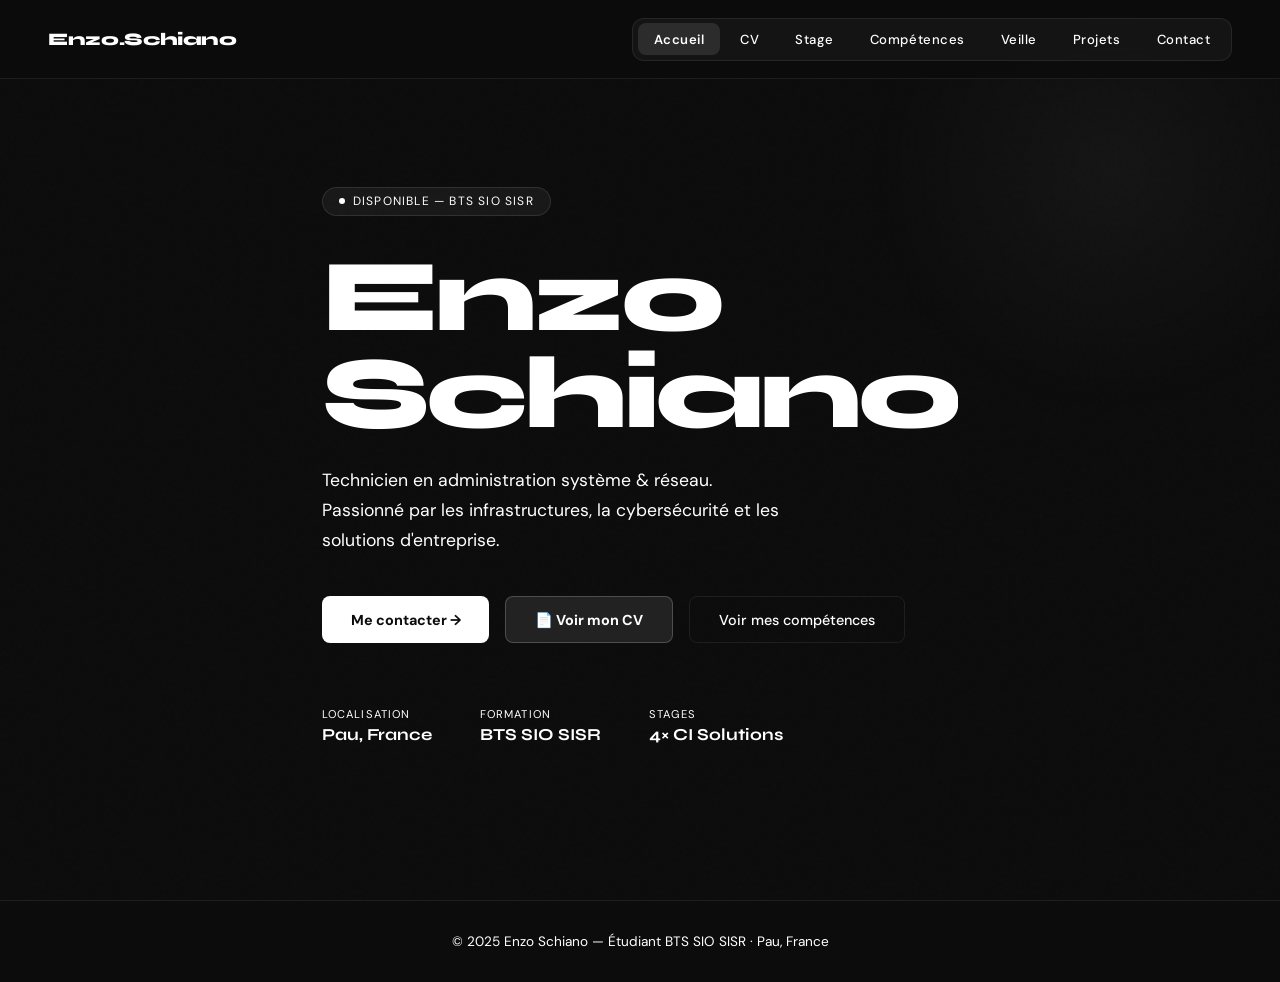
<file: index.html>
<!DOCTYPE html>
<html lang="fr">

<head>
    <meta charset="UTF-8" />
    <meta name="viewport" content="width=device-width, initial-scale=1.0" />
    <title>Enzo Schiano — BTS SIO SISR</title>
    <link rel="preconnect" href="https://fonts.googleapis.com">
    <link
        href="https://fonts.googleapis.com/css2?family=Syne:wght@400;600;700;800&family=DM+Sans:wght@300;400;500&display=swap"
        rel="stylesheet">
    <link rel="stylesheet" href="style.css">
</head>

<body>

    <nav>
        <a href="index.html" class="nav-logo">
            <span>Enzo.Schiano</span>
        </a>
        <button class="nav-burger" id="burger-menu">
            <span></span>
            <span></span>
            <span></span>
        </button>
        <ul class="nav-tabs">
            <li><a href="index.html" class="active" >Accueil</a></li>
            <li><a href="cv.html">CV</a></li>
            <li><a href="stage.html">Stage</a></li>
            <li><a href="competences.html">Compétences</a></li>
            <li><a href="veille.html">Veille</a></li>
            <li><a href="projets.html">Projets</a></li>
            <li><a href="contact.html">Contact</a></li>
        </ul>
    </nav>

    
<div id="accueil">
        <section id="hero">
            <div class="hero-glow"></div>
            <div class="hero-content">
                <div class="hero-tag">Disponible — BTS SIO SISR</div>
                <h1>Enzo<br><span class="highlight">Schiano</span></h1>
                <p class="hero-subtitle">Technicien en administration système &amp; réseau. Passionné par les
                    infrastructures, la cybersécurité et les solutions d'entreprise.</p>
                <div class="hero-actions" style="flex-wrap: wrap; gap: 1rem;">
                    <a href="contact.html" class="btn-primary">Me contacter →</a>
                    <a href="CV_Enzo_Schiano.png" target="_blank" class="btn-primary" style="background:#222; color:#fff; border: 1px solid rgba(255,255,255,0.2);">📄 Voir mon CV</a>
                    <a href="competences.html" class="btn-outline">Voir mes compétences</a>
                </div>
                <div class="hero-meta">
                    <div>
                        <div class="hero-meta-label">Localisation</div>
                        <div class="hero-meta-value">Pau, France</div>
                    </div>
                    <div>
                        <div class="hero-meta-label">Formation</div>
                        <div class="hero-meta-value">BTS SIO SISR</div>
                    </div>
                    <div>
                        <div class="hero-meta-label">Stages</div>
                        <div class="hero-meta-value">4× CI Solutions</div>
                    </div>
                </div>
            </div>
        </section>
        
    </div>
    <footer>
        <p>© 2025 <span>Enzo Schiano</span> — Étudiant BTS SIO SISR · Pau, France</p>
    </footer>
    <script>
        // Animations au scroll (reveal)
        function triggerReveal() {
            const reveals = document.querySelectorAll('.reveal');
            const observer = new IntersectionObserver((entries) => {
                entries.forEach((entry, i) => {
                    if (entry.isIntersecting) {
                        setTimeout(() => entry.target.classList.add('visible'), (i % 6) * 80);
                        observer.unobserve(entry.target);
                    }
                });
            }, { threshold: 0.1 });
            
            reveals.forEach(el => el.classList.remove('visible'));
            reveals.forEach(el => observer.observe(el));
        }

        // Menu Burger
        const burgerMenu = document.getElementById('burger-menu');
        const navTabs = document.querySelector('.nav-tabs');

        if (burgerMenu) {
            burgerMenu.addEventListener('click', () => {
                burgerMenu.classList.toggle('active');
                navTabs.classList.toggle('show');
                document.body.style.overflow = navTabs.classList.contains('show') ? 'hidden' : '';
            });

            // Fermer le menu lors du clic sur un lien
            const navLinks = document.querySelectorAll('.nav-tabs a');
            navLinks.forEach(link => {
                link.addEventListener('click', () => {
                    burgerMenu.classList.remove('active');
                    navTabs.classList.remove('show');
                    document.body.style.overflow = '';
                });
            });
        }

        document.addEventListener('DOMContentLoaded', triggerReveal);
    </script>
</body>
</html>
</file>
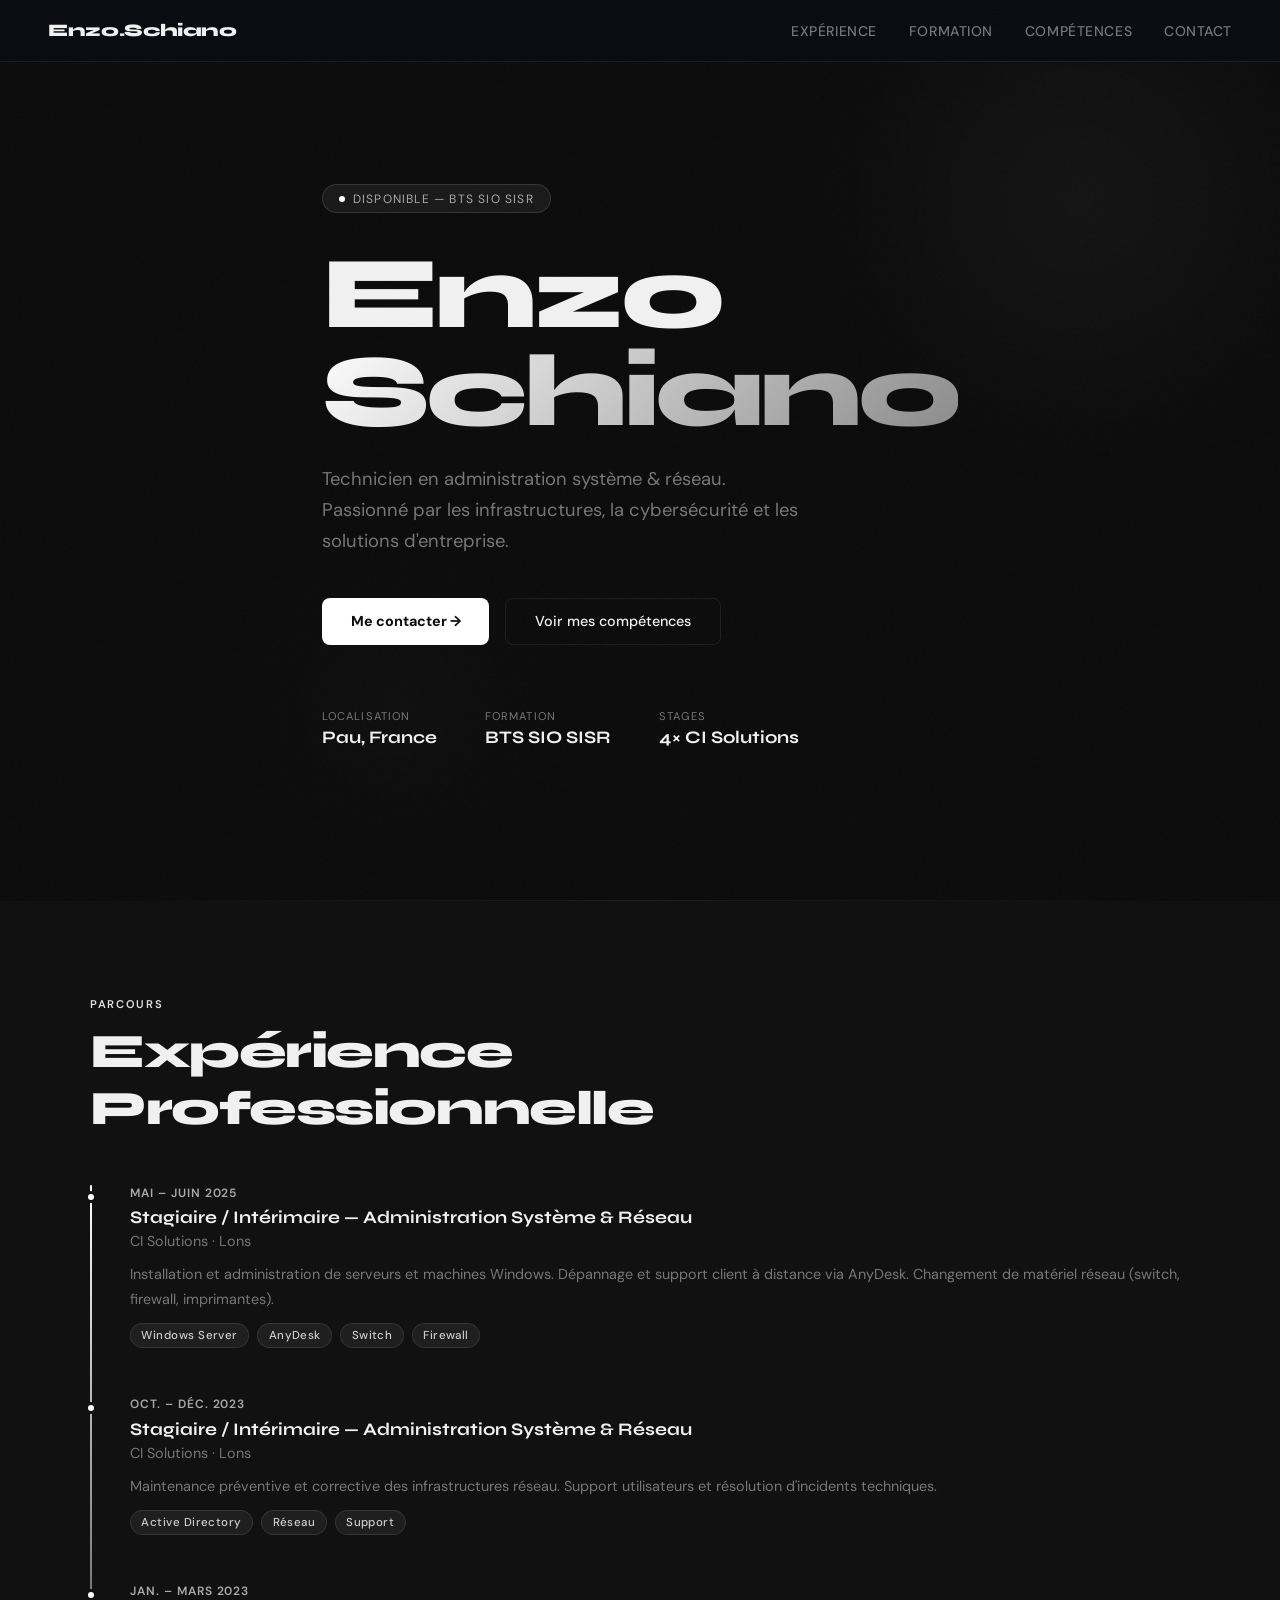
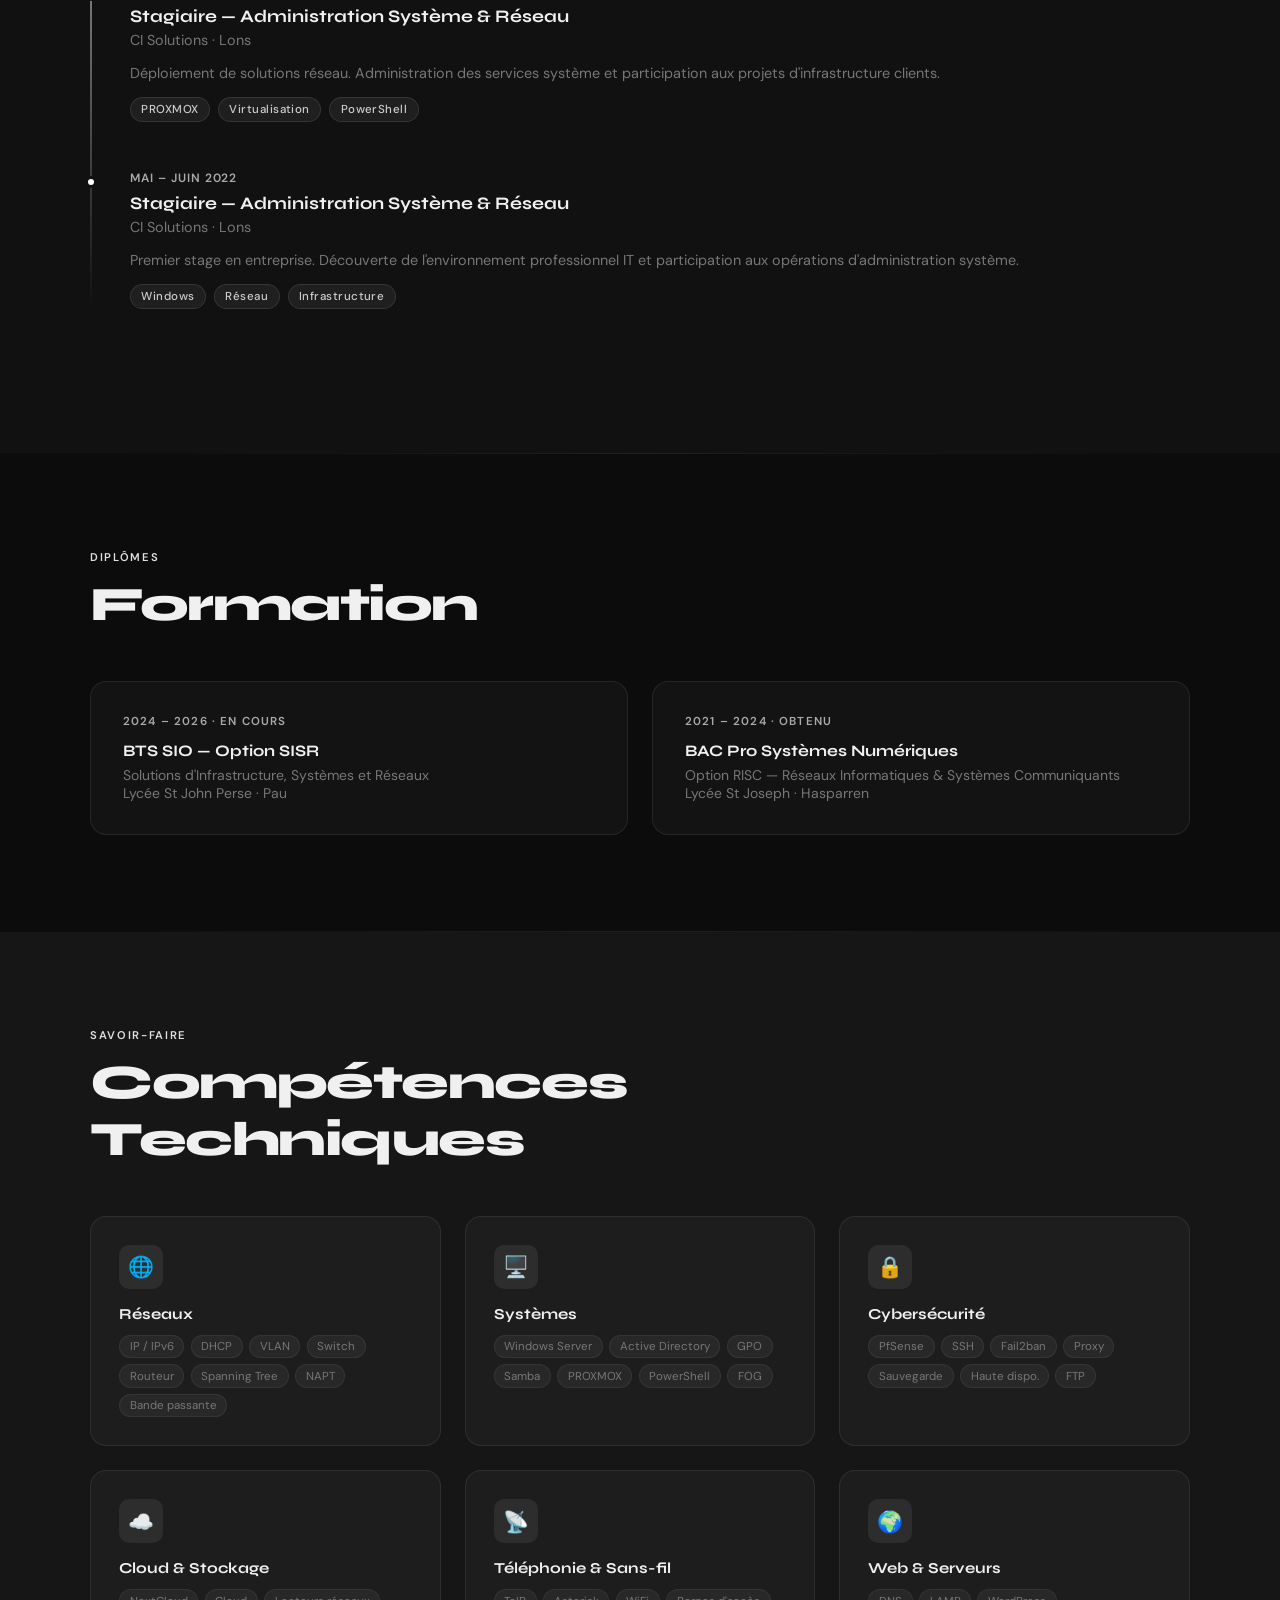
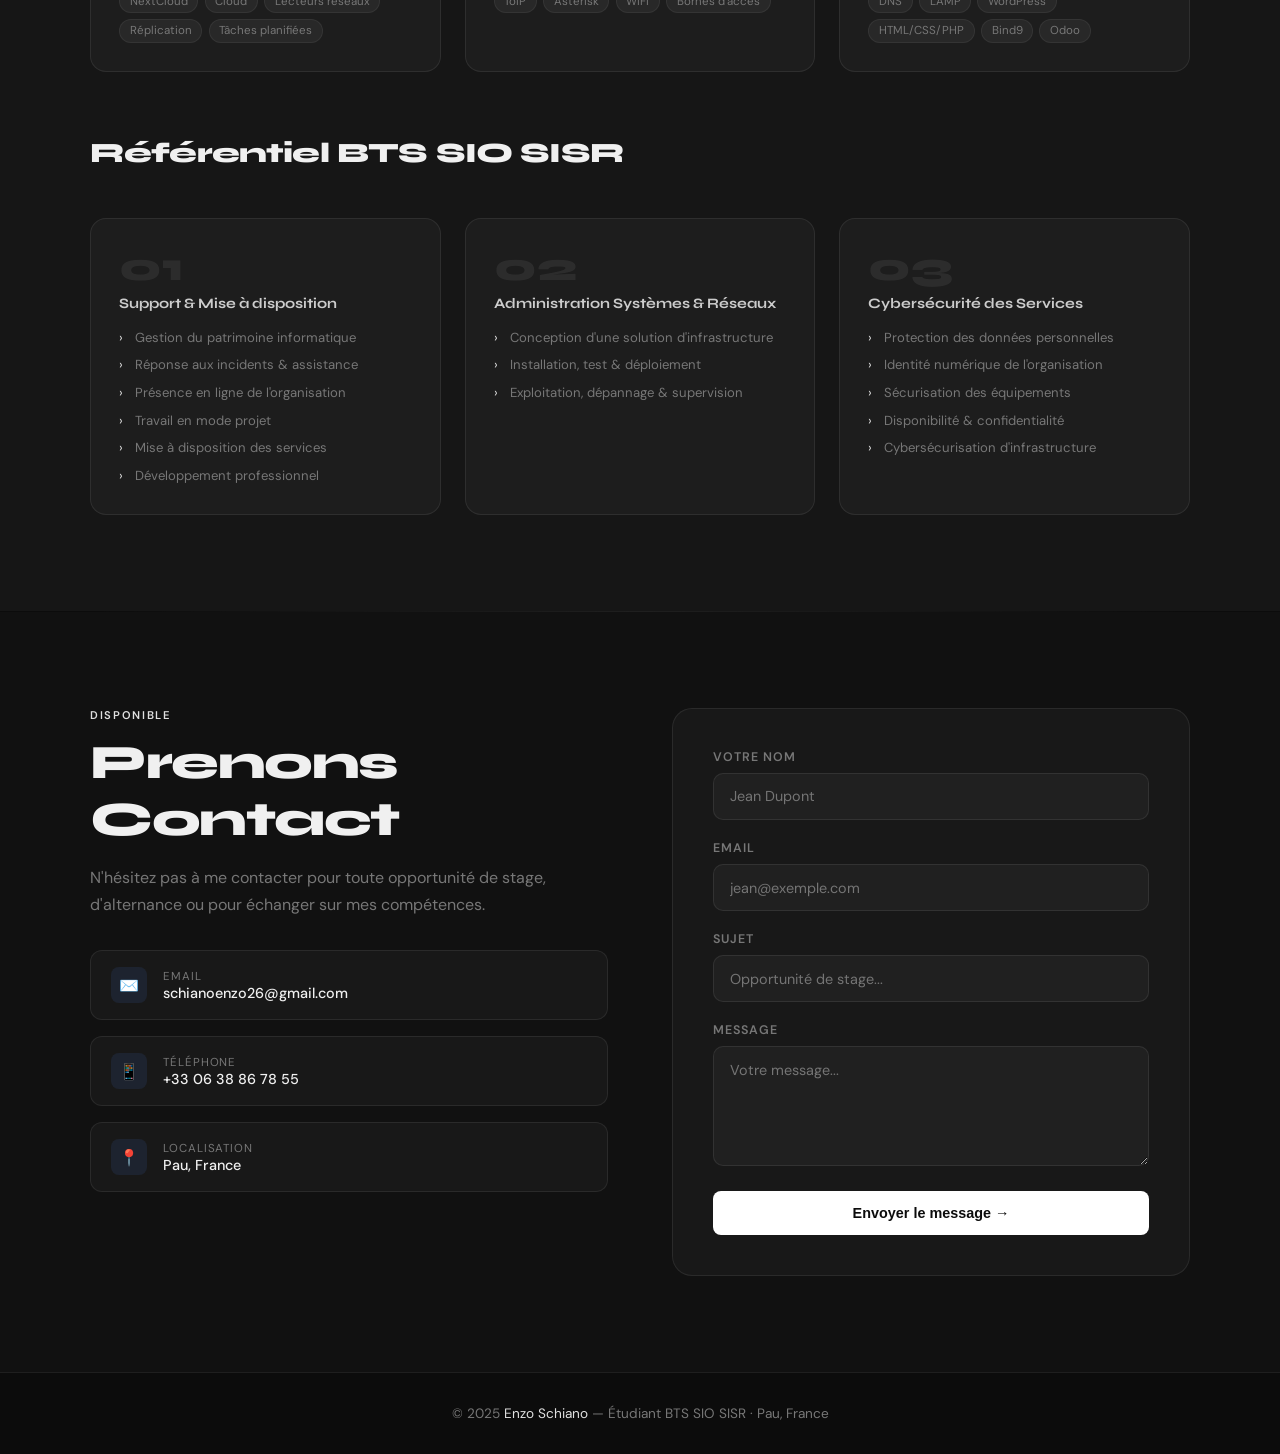
<file: Index.html>
<!DOCTYPE html>
<html lang="fr">
<head>
  <meta charset="UTF-8" />
  <meta name="viewport" content="width=device-width, initial-scale=1.0"/>
  <title>Enzo Schiano — BTS SIO SISR</title>
  <link rel="preconnect" href="https://fonts.googleapis.com">
  <link href="https://fonts.googleapis.com/css2?family=Syne:wght@400;600;700;800&family=DM+Sans:wght@300;400;500&display=swap" rel="stylesheet">
  <style>
    *, *::before, *::after { box-sizing: border-box; margin: 0; padding: 0; }

    :root {
      --bg: #0c0c0c;
      --bg2: #111111;
      --bg3: #161616;
      --accent: #e0e0e0;
      --accent2: #ffffff;
      --text: #f0f0f0;
      --muted: #777777;
      --border: rgba(255,255,255,0.08);
      --card: rgba(255,255,255,0.03);
    }

    html { scroll-behavior: smooth; }

    body {
      font-family: 'DM Sans', sans-serif;
      background: var(--bg);
      color: var(--text);
      min-height: 100vh;
      overflow-x: hidden;
    }

    /* NOISE OVERLAY */
    body::before {
      content: '';
      position: fixed;
      inset: 0;
      background-image: url("data:image/svg+xml,%3Csvg viewBox='0 0 256 256' xmlns='http://www.w3.org/2000/svg'%3E%3Cfilter id='noise'%3E%3CfeTurbulence type='fractalNoise' baseFrequency='0.9' numOctaves='4' stitchTiles='stitch'/%3E%3C/filter%3E%3Crect width='100%25' height='100%25' filter='url(%23noise)' opacity='0.04'/%3E%3C/svg%3E");
      pointer-events: none;
      z-index: 0;
      opacity: 0.4;
    }

    /* NAV */
    nav {
      position: fixed;
      top: 0; left: 0; right: 0;
      z-index: 100;
      display: flex;
      justify-content: space-between;
      align-items: center;
      padding: 1.25rem 3rem;
      backdrop-filter: blur(20px);
      background: rgba(10,13,20,0.8);
      border-bottom: 1px solid var(--border);
    }

    .nav-logo {
      font-family: 'Syne', sans-serif;
      font-weight: 800;
      font-size: 1.1rem;
      letter-spacing: -0.02em;
      color: var(--text);
      text-decoration: none;
    }

    .nav-logo span { color: var(--accent); }

    .nav-links {
      display: flex;
      gap: 2rem;
      list-style: none;
    }

    .nav-links a {
      text-decoration: none;
      color: var(--muted);
      font-size: 0.875rem;
      font-weight: 500;
      letter-spacing: 0.04em;
      text-transform: uppercase;
      transition: color 0.2s;
    }

    .nav-links a:hover { color: var(--accent); }

    /* HERO */
    #hero {
      position: relative;
      min-height: 100vh;
      display: flex;
      align-items: center;
      padding: 6rem 3rem 4rem;
      overflow: hidden;
    }

    .hero-glow {
      position: absolute;
      width: 600px;
      height: 600px;
      background: radial-gradient(circle, rgba(255,255,255,0.04) 0%, transparent 70%);
      top: -100px;
      right: -100px;
      pointer-events: none;
    }

    .hero-glow2 {
      position: absolute;
      width: 400px;
      height: 400px;
      background: radial-gradient(circle, rgba(255,255,255,0.02) 0%, transparent 70%);
      bottom: 0;
      left: 200px;
      pointer-events: none;
    }

    .hero-content {
      max-width: 1100px;
      margin: 0 auto;
      position: relative;
      z-index: 1;
    }

    .hero-tag {
      display: inline-flex;
      align-items: center;
      gap: 0.5rem;
      background: rgba(255,255,255,0.06);
      border: 1px solid rgba(255,255,255,0.12);
      border-radius: 100px;
      padding: 0.35rem 1rem;
      font-size: 0.75rem;
      letter-spacing: 0.1em;
      text-transform: uppercase;
      color: #aaaaaa;
      margin-bottom: 2rem;
      animation: fadeUp 0.6s ease both;
    }

    .hero-tag::before {
      content: '';
      width: 6px;
      height: 6px;
      background: #ffffff;
      border-radius: 50%;
      animation: pulse 2s infinite;
    }

    @keyframes pulse {
      0%, 100% { opacity: 1; transform: scale(1); }
      50% { opacity: 0.5; transform: scale(1.3); }
    }

    h1 {
      font-family: 'Syne', sans-serif;
      font-size: clamp(3.5rem, 8vw, 7rem);
      font-weight: 800;
      line-height: 0.95;
      letter-spacing: -0.04em;
      animation: fadeUp 0.6s 0.1s ease both;
    }

    h1 .highlight {
      background: linear-gradient(135deg, #ffffff 0%, #888888 100%);
      -webkit-background-clip: text;
      -webkit-text-fill-color: transparent;
      background-clip: text;
    }

    .hero-subtitle {
      margin-top: 1.5rem;
      font-size: 1.15rem;
      color: var(--muted);
      max-width: 480px;
      line-height: 1.7;
      animation: fadeUp 0.6s 0.2s ease both;
    }

    .hero-actions {
      display: flex;
      gap: 1rem;
      margin-top: 2.5rem;
      animation: fadeUp 0.6s 0.3s ease both;
    }

    .btn-primary {
      display: inline-flex;
      align-items: center;
      gap: 0.5rem;
      background: #ffffff;
      color: #0c0c0c;
      padding: 0.85rem 1.8rem;
      border-radius: 8px;
      text-decoration: none;
      font-weight: 700;
      font-size: 0.9rem;
      transition: all 0.2s;
      border: none;
      cursor: pointer;
    }

    .btn-primary:hover {
      background: #cccccc;
      transform: translateY(-2px);
      box-shadow: 0 8px 30px rgba(255,255,255,0.12);
    }

    .btn-outline {
      display: inline-flex;
      align-items: center;
      gap: 0.5rem;
      background: transparent;
      color: var(--text);
      padding: 0.85rem 1.8rem;
      border-radius: 8px;
      text-decoration: none;
      font-weight: 500;
      font-size: 0.9rem;
      border: 1px solid var(--border);
      transition: all 0.2s;
      cursor: pointer;
    }

    .btn-outline:hover {
      border-color: rgba(255,255,255,0.4);
      color: #ffffff;
      transform: translateY(-2px);
    }

    .hero-meta {
      display: flex;
      gap: 3rem;
      margin-top: 4rem;
      animation: fadeUp 0.6s 0.4s ease both;
    }

    .hero-meta-item {
      display: flex;
      flex-direction: column;
      gap: 0.25rem;
    }

    .hero-meta-label {
      font-size: 0.7rem;
      text-transform: uppercase;
      letter-spacing: 0.1em;
      color: var(--muted);
    }

    .hero-meta-value {
      font-family: 'Syne', sans-serif;
      font-weight: 700;
      font-size: 1.1rem;
    }

    @keyframes fadeUp {
      from { opacity: 0; transform: translateY(24px); }
      to { opacity: 1; transform: translateY(0); }
    }

    /* SECTIONS */
    section {
      position: relative;
      z-index: 1;
      padding: 6rem 3rem;
    }

    .section-inner {
      max-width: 1100px;
      margin: 0 auto;
    }

    .section-label {
      font-size: 0.7rem;
      text-transform: uppercase;
      letter-spacing: 0.15em;
      color: var(--accent);
      font-weight: 600;
      margin-bottom: 0.75rem;
    }

    h2 {
      font-family: 'Syne', sans-serif;
      font-size: clamp(2rem, 4vw, 3rem);
      font-weight: 800;
      letter-spacing: -0.03em;
      margin-bottom: 3rem;
    }

    /* DIVIDER */
    .divider {
      height: 1px;
      background: linear-gradient(90deg, transparent, var(--border), transparent);
      max-width: 1100px;
      margin: 0 auto;
    }

    /* EXPERIENCE */
    #experience { background: var(--bg2); }

    .timeline {
      position: relative;
    }

    .timeline::before {
      content: '';
      position: absolute;
      left: 0;
      top: 0;
      bottom: 0;
      width: 2px;
      background: linear-gradient(180deg, #ffffff, transparent);
      border-radius: 2px;
    }

    .timeline-item {
      padding-left: 2.5rem;
      margin-bottom: 3rem;
      position: relative;
    }

    .timeline-item::before {
      content: '';
      position: absolute;
      left: -5px;
      top: 6px;
      width: 12px;
      height: 12px;
      background: #ffffff;
      border-radius: 50%;
      border: 3px solid var(--bg2);
    }

    .timeline-date {
      font-size: 0.75rem;
      color: #aaaaaa;
      font-weight: 600;
      letter-spacing: 0.08em;
      text-transform: uppercase;
      margin-bottom: 0.4rem;
    }

    .timeline-title {
      font-family: 'Syne', sans-serif;
      font-weight: 700;
      font-size: 1.1rem;
      margin-bottom: 0.25rem;
    }

    .timeline-company {
      color: var(--muted);
      font-size: 0.9rem;
      margin-bottom: 0.75rem;
    }

    .timeline-desc {
      color: var(--muted);
      font-size: 0.9rem;
      line-height: 1.7;
    }

    .timeline-tags {
      display: flex;
      flex-wrap: wrap;
      gap: 0.5rem;
      margin-top: 0.75rem;
    }

    .tag {
      background: rgba(255,255,255,0.06);
      border: 1px solid rgba(255,255,255,0.1);
      color: #cccccc;
      font-size: 0.72rem;
      padding: 0.25rem 0.65rem;
      border-radius: 100px;
      font-weight: 500;
      letter-spacing: 0.04em;
    }

    /* FORMATION */
    .formation-grid {
      display: grid;
      grid-template-columns: 1fr 1fr;
      gap: 1.5rem;
    }

    .formation-card {
      background: var(--card);
      border: 1px solid var(--border);
      border-radius: 16px;
      padding: 2rem;
      transition: all 0.3s;
      position: relative;
      overflow: hidden;
    }

    .formation-card::before {
      content: '';
      position: absolute;
      top: 0; left: 0; right: 0;
      height: 3px;
      background: linear-gradient(90deg, #ffffff, #555555);
      opacity: 0;
      transition: opacity 0.3s;
    }

    .formation-card:hover {
      border-color: rgba(255,255,255,0.2);
      transform: translateY(-4px);
      box-shadow: 0 20px 40px rgba(0,0,0,0.3);
    }

    .formation-card:hover::before { opacity: 1; }

    .formation-year {
      font-size: 0.72rem;
      text-transform: uppercase;
      letter-spacing: 0.1em;
      color: #aaaaaa;
      font-weight: 600;
      margin-bottom: 0.75rem;
    }

    .formation-degree {
      font-family: 'Syne', sans-serif;
      font-weight: 700;
      font-size: 1rem;
      margin-bottom: 0.35rem;
    }

    .formation-school {
      color: var(--muted);
      font-size: 0.875rem;
    }

    /* COMPETENCES */
    #competences { background: var(--bg3); }

    .skills-grid {
      display: grid;
      grid-template-columns: repeat(3, 1fr);
      gap: 1.5rem;
    }

    .skill-card {
      background: var(--card);
      border: 1px solid var(--border);
      border-radius: 16px;
      padding: 1.75rem;
      transition: all 0.3s;
    }

    .skill-card:hover {
      border-color: rgba(255,255,255,0.2);
      transform: translateY(-3px);
      box-shadow: 0 16px 32px rgba(0,0,0,0.25);
    }

    .skill-icon {
      width: 44px;
      height: 44px;
      background: rgba(255,255,255,0.07);
      border-radius: 10px;
      display: flex;
      align-items: center;
      justify-content: center;
      margin-bottom: 1rem;
      font-size: 1.3rem;
    }

    .skill-title {
      font-family: 'Syne', sans-serif;
      font-weight: 700;
      font-size: 0.95rem;
      margin-bottom: 0.75rem;
    }

    .skill-items {
      display: flex;
      flex-wrap: wrap;
      gap: 0.4rem;
    }

    .skill-pill {
      background: rgba(255,255,255,0.05);
      border: 1px solid rgba(255,255,255,0.06);
      color: var(--muted);
      font-size: 0.72rem;
      padding: 0.2rem 0.6rem;
      border-radius: 100px;
    }

    /* BTS COMPETENCES */
    .bts-grid {
      display: grid;
      grid-template-columns: 1fr 1fr 1fr;
      gap: 1.5rem;
      margin-top: 1rem;
    }

    .bts-card {
      background: var(--card);
      border: 1px solid var(--border);
      border-radius: 16px;
      padding: 1.75rem;
    }

    .bts-number {
      font-family: 'Syne', sans-serif;
      font-size: 2.5rem;
      font-weight: 800;
      color: rgba(255,255,255,0.07);
      line-height: 1;
      margin-bottom: 0.5rem;
    }

    .bts-title {
      font-family: 'Syne', sans-serif;
      font-weight: 700;
      font-size: 0.9rem;
      margin-bottom: 1rem;
      color: #cccccc;
    }

    .bts-items {
      list-style: none;
      display: flex;
      flex-direction: column;
      gap: 0.5rem;
    }

    .bts-items li {
      font-size: 0.82rem;
      color: var(--muted);
      padding-left: 1rem;
      position: relative;
      line-height: 1.5;
    }

    .bts-items li::before {
      content: '›';
      position: absolute;
      left: 0;
      color: var(--accent);
    }

    /* CONTACT */
    #contact { background: var(--bg2); }

    .contact-wrapper {
      display: grid;
      grid-template-columns: 1fr 1fr;
      gap: 4rem;
      align-items: start;
    }

    .contact-info h2 { margin-bottom: 1rem; }

    .contact-desc {
      color: var(--muted);
      line-height: 1.7;
      margin-bottom: 2rem;
    }

    .contact-links {
      display: flex;
      flex-direction: column;
      gap: 1rem;
    }

    .contact-link-item {
      display: flex;
      align-items: center;
      gap: 1rem;
      padding: 1rem 1.25rem;
      background: var(--card);
      border: 1px solid var(--border);
      border-radius: 12px;
      text-decoration: none;
      color: var(--text);
      transition: all 0.2s;
    }

    .contact-link-item:hover {
      border-color: rgba(79,142,247,0.3);
      transform: translateX(4px);
    }

    .contact-link-icon {
      width: 36px;
      height: 36px;
      background: rgba(79,142,247,0.1);
      border-radius: 8px;
      display: flex;
      align-items: center;
      justify-content: center;
      font-size: 1rem;
      flex-shrink: 0;
    }

    .contact-link-label {
      font-size: 0.72rem;
      color: var(--muted);
      text-transform: uppercase;
      letter-spacing: 0.08em;
    }

    .contact-link-value {
      font-weight: 500;
      font-size: 0.9rem;
    }

    .contact-form {
      background: var(--card);
      border: 1px solid var(--border);
      border-radius: 20px;
      padding: 2.5rem;
    }

    .form-group {
      margin-bottom: 1.25rem;
    }

    label {
      display: block;
      font-size: 0.78rem;
      font-weight: 600;
      text-transform: uppercase;
      letter-spacing: 0.08em;
      color: var(--muted);
      margin-bottom: 0.5rem;
    }

    input, textarea {
      width: 100%;
      background: rgba(255,255,255,0.04);
      border: 1px solid var(--border);
      border-radius: 10px;
      padding: 0.85rem 1rem;
      color: var(--text);
      font-family: 'DM Sans', sans-serif;
      font-size: 0.9rem;
      transition: border-color 0.2s;
      outline: none;
    }

    input:focus, textarea:focus {
      border-color: var(--accent);
    }

    textarea { resize: vertical; min-height: 120px; }

    /* FOOTER */
    footer {
      background: var(--bg);
      border-top: 1px solid var(--border);
      padding: 2rem 3rem;
      text-align: center;
      color: var(--muted);
      font-size: 0.85rem;
      position: relative;
      z-index: 1;
    }

    footer span { color: var(--accent); }

    /* SCROLL ANIMATIONS */
    .reveal {
      opacity: 0;
      transform: translateY(30px);
      transition: opacity 0.6s ease, transform 0.6s ease;
    }

    .reveal.visible {
      opacity: 1;
      transform: translateY(0);
    }

    @media (max-width: 900px) {
      nav { padding: 1rem 1.5rem; }
      section { padding: 4rem 1.5rem; }
      #hero { padding: 6rem 1.5rem 3rem; }
      .formation-grid, .contact-wrapper { grid-template-columns: 1fr; }
      .skills-grid, .bts-grid { grid-template-columns: 1fr 1fr; }
      .hero-meta { gap: 2rem; }
    }

    @media (max-width: 600px) {
      .skills-grid, .bts-grid { grid-template-columns: 1fr; }
      h1 { font-size: 3rem; }
      .nav-links { display: none; }
    }
  </style>
</head>
<body>

  <!-- NAV -->
  <nav>
    <a href="#hero" class="nav-logo">Enzo<span>.</span>Schiano</a>
    <ul class="nav-links">
      <li><a href="#experience">Expérience</a></li>
      <li><a href="#formation">Formation</a></li>
      <li><a href="#competences">Compétences</a></li>
      <li><a href="#contact">Contact</a></li>
    </ul>
  </nav>

  <!-- HERO -->
  <section id="hero">
    <div class="hero-glow"></div>
    <div class="hero-glow2"></div>
    <div class="hero-content">
      <div class="hero-tag">Disponible — BTS SIO SISR</div>
      <h1>Enzo<br><span class="highlight">Schiano</span></h1>
      <p class="hero-subtitle">Technicien en administration système & réseau. Passionné par les infrastructures, la cybersécurité et les solutions d'entreprise.</p>
      <div class="hero-actions">
        <a href="#contact" class="btn-primary">Me contacter →</a>
        <a href="#competences" class="btn-outline">Voir mes compétences</a>
      </div>
      <div class="hero-meta">
        <div class="hero-meta-item">
          <span class="hero-meta-label">Localisation</span>
          <span class="hero-meta-value">Pau, France</span>
        </div>
        <div class="hero-meta-item">
          <span class="hero-meta-label">Formation</span>
          <span class="hero-meta-value">BTS SIO SISR</span>
        </div>
        <div class="hero-meta-item">
          <span class="hero-meta-label">Stages</span>
          <span class="hero-meta-value">4× CI Solutions</span>
        </div>
      </div>
    </div>
  </section>

  <div class="divider"></div>

  <!-- EXPERIENCE -->
  <section id="experience">
    <div class="section-inner">
      <p class="section-label reveal">Parcours</p>
      <h2 class="reveal">Expérience<br>Professionnelle</h2>
      <div class="timeline">
        <div class="timeline-item reveal">
          <div class="timeline-date">Mai – Juin 2025</div>
          <div class="timeline-title">Stagiaire / Intérimaire — Administration Système & Réseau</div>
          <div class="timeline-company">CI Solutions · Lons</div>
          <p class="timeline-desc">Installation et administration de serveurs et machines Windows. Dépannage et support client à distance via AnyDesk. Changement de matériel réseau (switch, firewall, imprimantes).</p>
          <div class="timeline-tags">
            <span class="tag">Windows Server</span>
            <span class="tag">AnyDesk</span>
            <span class="tag">Switch</span>
            <span class="tag">Firewall</span>
          </div>
        </div>
        <div class="timeline-item reveal">
          <div class="timeline-date">Oct. – Déc. 2023</div>
          <div class="timeline-title">Stagiaire / Intérimaire — Administration Système & Réseau</div>
          <div class="timeline-company">CI Solutions · Lons</div>
          <p class="timeline-desc">Maintenance préventive et corrective des infrastructures réseau. Support utilisateurs et résolution d'incidents techniques.</p>
          <div class="timeline-tags">
            <span class="tag">Active Directory</span>
            <span class="tag">Réseau</span>
            <span class="tag">Support</span>
          </div>
        </div>
        <div class="timeline-item reveal">
          <div class="timeline-date">Jan. – Mars 2023</div>
          <div class="timeline-title">Stagiaire — Administration Système & Réseau</div>
          <div class="timeline-company">CI Solutions · Lons</div>
          <p class="timeline-desc">Déploiement de solutions réseau. Administration des services système et participation aux projets d'infrastructure clients.</p>
          <div class="timeline-tags">
            <span class="tag">PROXMOX</span>
            <span class="tag">Virtualisation</span>
            <span class="tag">PowerShell</span>
          </div>
        </div>
        <div class="timeline-item reveal">
          <div class="timeline-date">Mai – Juin 2022</div>
          <div class="timeline-title">Stagiaire — Administration Système & Réseau</div>
          <div class="timeline-company">CI Solutions · Lons</div>
          <p class="timeline-desc">Premier stage en entreprise. Découverte de l'environnement professionnel IT et participation aux opérations d'administration système.</p>
          <div class="timeline-tags">
            <span class="tag">Windows</span>
            <span class="tag">Réseau</span>
            <span class="tag">Infrastructure</span>
          </div>
        </div>
      </div>
    </div>
  </section>

  <div class="divider"></div>

  <!-- FORMATION -->
  <section id="formation">
    <div class="section-inner">
      <p class="section-label reveal">Diplômes</p>
      <h2 class="reveal">Formation</h2>
      <div class="formation-grid">
        <div class="formation-card reveal">
          <div class="formation-year">2024 – 2026 · En cours</div>
          <div class="formation-degree">BTS SIO — Option SISR</div>
          <div class="formation-school">Solutions d'Infrastructure, Systèmes et Réseaux<br>Lycée St John Perse · Pau</div>
        </div>
        <div class="formation-card reveal">
          <div class="formation-year">2021 – 2024 · Obtenu</div>
          <div class="formation-degree">BAC Pro Systèmes Numériques</div>
          <div class="formation-school">Option RISC — Réseaux Informatiques & Systèmes Communiquants<br>Lycée St Joseph · Hasparren</div>
        </div>
      </div>
    </div>
  </section>

  <div class="divider"></div>

  <!-- COMPETENCES -->
  <section id="competences">
    <div class="section-inner">
      <p class="section-label reveal">Savoir-faire</p>
      <h2 class="reveal">Compétences<br>Techniques</h2>

      <div class="skills-grid">
        <div class="skill-card reveal">
          <div class="skill-icon">🌐</div>
          <div class="skill-title">Réseaux</div>
          <div class="skill-items">
            <span class="skill-pill">IP / IPv6</span>
            <span class="skill-pill">DHCP</span>
            <span class="skill-pill">VLAN</span>
            <span class="skill-pill">Switch</span>
            <span class="skill-pill">Routeur</span>
            <span class="skill-pill">Spanning Tree</span>
            <span class="skill-pill">NAPT</span>
            <span class="skill-pill">Bande passante</span>
          </div>
        </div>
        <div class="skill-card reveal">
          <div class="skill-icon">🖥️</div>
          <div class="skill-title">Systèmes</div>
          <div class="skill-items">
            <span class="skill-pill">Windows Server</span>
            <span class="skill-pill">Active Directory</span>
            <span class="skill-pill">GPO</span>
            <span class="skill-pill">Samba</span>
            <span class="skill-pill">PROXMOX</span>
            <span class="skill-pill">PowerShell</span>
            <span class="skill-pill">FOG</span>
          </div>
        </div>
        <div class="skill-card reveal">
          <div class="skill-icon">🔒</div>
          <div class="skill-title">Cybersécurité</div>
          <div class="skill-items">
            <span class="skill-pill">PfSense</span>
            <span class="skill-pill">SSH</span>
            <span class="skill-pill">Fail2ban</span>
            <span class="skill-pill">Proxy</span>
            <span class="skill-pill">Sauvegarde</span>
            <span class="skill-pill">Haute dispo.</span>
            <span class="skill-pill">FTP</span>
          </div>
        </div>
        <div class="skill-card reveal">
          <div class="skill-icon">☁️</div>
          <div class="skill-title">Cloud & Stockage</div>
          <div class="skill-items">
            <span class="skill-pill">NextCloud</span>
            <span class="skill-pill">Cloud</span>
            <span class="skill-pill">Lecteurs réseaux</span>
            <span class="skill-pill">Réplication</span>
            <span class="skill-pill">Tâches planifiées</span>
          </div>
        </div>
        <div class="skill-card reveal">
          <div class="skill-icon">📡</div>
          <div class="skill-title">Téléphonie & Sans-fil</div>
          <div class="skill-items">
            <span class="skill-pill">ToIP</span>
            <span class="skill-pill">Asterisk</span>
            <span class="skill-pill">WiFi</span>
            <span class="skill-pill">Bornes d'accès</span>
          </div>
        </div>
        <div class="skill-card reveal">
          <div class="skill-icon">🌍</div>
          <div class="skill-title">Web & Serveurs</div>
          <div class="skill-items">
            <span class="skill-pill">DNS</span>
            <span class="skill-pill">LAMP</span>
            <span class="skill-pill">WordPress</span>
            <span class="skill-pill">HTML/CSS/PHP</span>
            <span class="skill-pill">Bind9</span>
            <span class="skill-pill">Odoo</span>
          </div>
        </div>
      </div>

      <h2 class="reveal" style="margin-top:4rem; font-size:1.75rem;">Référentiel BTS SIO SISR</h2>
      <div class="bts-grid">
        <div class="bts-card reveal">
          <div class="bts-number">01</div>
          <div class="bts-title">Support & Mise à disposition</div>
          <ul class="bts-items">
            <li>Gestion du patrimoine informatique</li>
            <li>Réponse aux incidents & assistance</li>
            <li>Présence en ligne de l'organisation</li>
            <li>Travail en mode projet</li>
            <li>Mise à disposition des services</li>
            <li>Développement professionnel</li>
          </ul>
        </div>
        <div class="bts-card reveal">
          <div class="bts-number">02</div>
          <div class="bts-title">Administration Systèmes & Réseaux</div>
          <ul class="bts-items">
            <li>Conception d'une solution d'infrastructure</li>
            <li>Installation, test & déploiement</li>
            <li>Exploitation, dépannage & supervision</li>
          </ul>
        </div>
        <div class="bts-card reveal">
          <div class="bts-number">03</div>
          <div class="bts-title">Cybersécurité des Services</div>
          <ul class="bts-items">
            <li>Protection des données personnelles</li>
            <li>Identité numérique de l'organisation</li>
            <li>Sécurisation des équipements</li>
            <li>Disponibilité & confidentialité</li>
            <li>Cybersécurisation d'infrastructure</li>
          </ul>
        </div>
      </div>
    </div>
  </section>

  <div class="divider"></div>

  <!-- CONTACT -->
  <section id="contact">
    <div class="section-inner">
      <div class="contact-wrapper">
        <div class="contact-info reveal">
          <p class="section-label">Disponible</p>
          <h2>Prenons<br>Contact</h2>
          <p class="contact-desc">N'hésitez pas à me contacter pour toute opportunité de stage, d'alternance ou pour échanger sur mes compétences.</p>
          <div class="contact-links">
            <a href="mailto:schianoenzo26@gmail.com" class="contact-link-item">
              <div class="contact-link-icon">✉️</div>
              <div>
                <div class="contact-link-label">Email</div>
                <div class="contact-link-value">schianoenzo26@gmail.com</div>
              </div>
            </a>
            <a href="tel:+33638867855" class="contact-link-item">
              <div class="contact-link-icon">📱</div>
              <div>
                <div class="contact-link-label">Téléphone</div>
                <div class="contact-link-value">+33 06 38 86 78 55</div>
              </div>
            </a>
            <div class="contact-link-item">
              <div class="contact-link-icon">📍</div>
              <div>
                <div class="contact-link-label">Localisation</div>
                <div class="contact-link-value">Pau, France</div>
              </div>
            </div>
          </div>
        </div>
        <div class="contact-form reveal">
          <div class="form-group">
            <label>Votre nom</label>
            <input type="text" placeholder="Jean Dupont">
          </div>
          <div class="form-group">
            <label>Email</label>
            <input type="email" placeholder="jean@exemple.com">
          </div>
          <div class="form-group">
            <label>Sujet</label>
            <input type="text" placeholder="Opportunité de stage...">
          </div>
          <div class="form-group">
            <label>Message</label>
            <textarea placeholder="Votre message..."></textarea>
          </div>
          <button class="btn-primary" style="width:100%; justify-content:center;">Envoyer le message →</button>
        </div>
      </div>
    </div>
  </section>

  <!-- FOOTER -->
  <footer>
    <p>© 2025 <span>Enzo Schiano</span> — Étudiant BTS SIO SISR · Pau, France</p>
  </footer>

  <script>
    // Scroll reveal
    const reveals = document.querySelectorAll('.reveal');
    const observer = new IntersectionObserver((entries) => {
      entries.forEach((entry, i) => {
        if (entry.isIntersecting) {
          setTimeout(() => {
            entry.target.classList.add('visible');
          }, (entry.target.dataset.delay || 0) * 100);
          observer.unobserve(entry.target);
        }
      });
    }, { threshold: 0.1 });

    reveals.forEach((el, i) => {
      el.dataset.delay = i % 4;
      observer.observe(el);
    });
  </script>
</body>
</html>
</file>
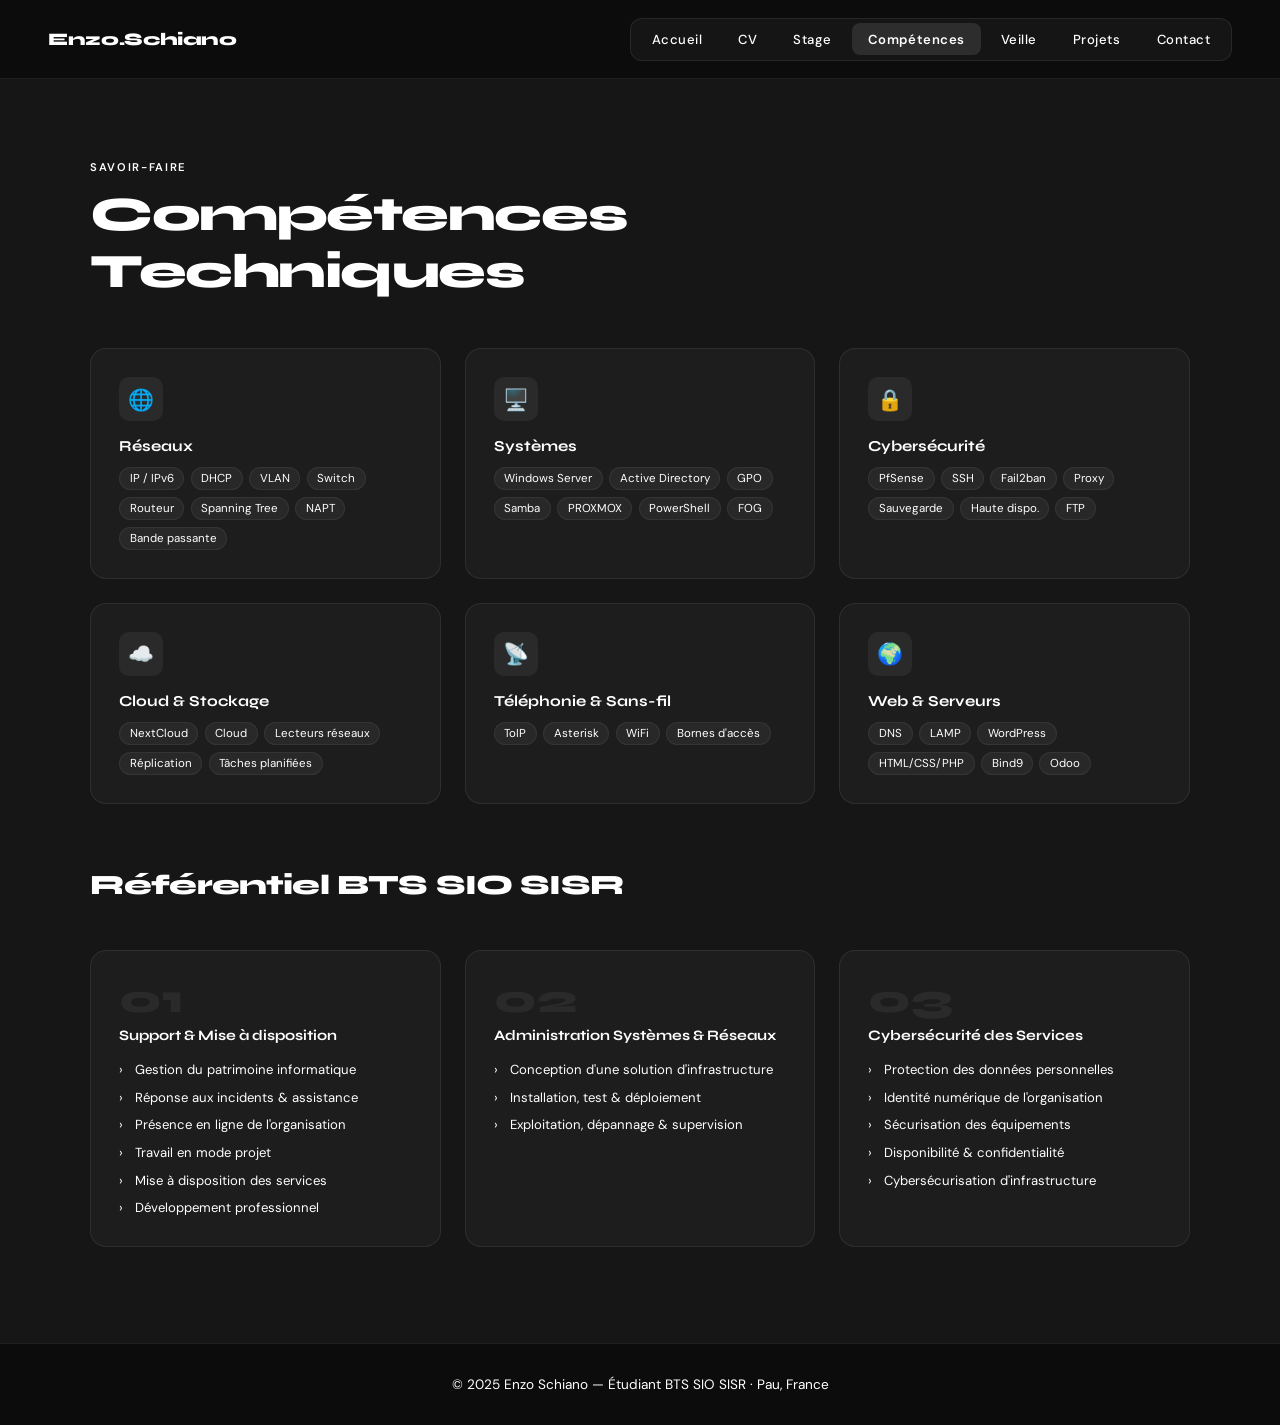
<file: competences.html>
<!DOCTYPE html>
<html lang="fr">

<head>
    <meta charset="UTF-8" />
    <meta name="viewport" content="width=device-width, initial-scale=1.0" />
    <title>Enzo Schiano — BTS SIO SISR</title>
    <link rel="preconnect" href="https://fonts.googleapis.com">
    <link
        href="https://fonts.googleapis.com/css2?family=Syne:wght@400;600;700;800&family=DM+Sans:wght@300;400;500&display=swap"
        rel="stylesheet">
    <link rel="stylesheet" href="style.css">
</head>

<body>

    <nav>
        <a href="index.html" class="nav-logo" style="text-decoration:none;">Enzo<span>.</span>Schiano</a>
        <button class="nav-burger" id="burger-menu">
            <span></span>
            <span></span>
            <span></span>
        </button>
        <ul class="nav-tabs">
            <li><a href="index.html" >Accueil</a></li>
            <li><a href="cv.html">CV</a></li>
            <li><a href="stage.html">Stage</a></li>
            <li><a href="competences.html" class="active">Compétences</a></li>
            <li><a href="veille.html">Veille</a></li>
            <li><a href="projets.html">Projets</a></li>
            <li><a href="contact.html">Contact</a></li>
        </ul>
    </nav>

    
<div id="competences" style="padding-top: 4rem;">
        <section id="competences" style="padding-top:6rem; background:var(--bg3);">
            <div class="section-inner">
                <p class="section-label reveal">Savoir-faire</p>
                <h2 class="reveal">Compétences<br>Techniques</h2>
                <div class="skills-grid">
                    <div class="skill-card reveal">
                        <div class="skill-icon">🌐</div>
                        <div class="skill-title">Réseaux</div>
                        <div class="skill-items"><span class="skill-pill">IP / IPv6</span><span
                                class="skill-pill">DHCP</span><span class="skill-pill">VLAN</span><span
                                class="skill-pill">Switch</span><span class="skill-pill">Routeur</span><span
                                class="skill-pill">Spanning Tree</span><span class="skill-pill">NAPT</span><span
                                class="skill-pill">Bande passante</span></div>
                    </div>
                    <div class="skill-card reveal">
                        <div class="skill-icon">🖥️</div>
                        <div class="skill-title">Systèmes</div>
                        <div class="skill-items"><span class="skill-pill">Windows Server</span><span
                                class="skill-pill">Active Directory</span><span class="skill-pill">GPO</span><span
                                class="skill-pill">Samba</span><span class="skill-pill">PROXMOX</span><span
                                class="skill-pill">PowerShell</span><span class="skill-pill">FOG</span></div>
                    </div>
                    <div class="skill-card reveal">
                        <div class="skill-icon">🔒</div>
                        <div class="skill-title">Cybersécurité</div>
                        <div class="skill-items"><span class="skill-pill">PfSense</span><span
                                class="skill-pill">SSH</span><span class="skill-pill">Fail2ban</span><span
                                class="skill-pill">Proxy</span><span class="skill-pill">Sauvegarde</span><span
                                class="skill-pill">Haute dispo.</span><span class="skill-pill">FTP</span></div>
                    </div>
                    <div class="skill-card reveal">
                        <div class="skill-icon">☁️</div>
                        <div class="skill-title">Cloud &amp; Stockage</div>
                        <div class="skill-items"><span class="skill-pill">NextCloud</span><span
                                class="skill-pill">Cloud</span><span class="skill-pill">Lecteurs réseaux</span><span
                                class="skill-pill">Réplication</span><span class="skill-pill">Tâches planifiées</span>
                        </div>
                    </div>
                    <div class="skill-card reveal">
                        <div class="skill-icon">📡</div>
                        <div class="skill-title">Téléphonie &amp; Sans-fil</div>
                        <div class="skill-items"><span class="skill-pill">ToIP</span><span
                                class="skill-pill">Asterisk</span><span class="skill-pill">WiFi</span><span
                                class="skill-pill">Bornes d'accès</span></div>
                    </div>
                    <div class="skill-card reveal">
                        <div class="skill-icon">🌍</div>
                        <div class="skill-title">Web &amp; Serveurs</div>
                        <div class="skill-items"><span class="skill-pill">DNS</span><span
                                class="skill-pill">LAMP</span><span class="skill-pill">WordPress</span><span
                                class="skill-pill">HTML/CSS/PHP</span><span class="skill-pill">Bind9</span><span
                                class="skill-pill">Odoo</span></div>
                    </div>
                </div>
                <h2 class="reveal" style="margin-top:4rem;font-size:1.75rem;">Référentiel BTS SIO SISR</h2>
                <div class="bts-grid">
                    <div class="bts-card reveal">
                        <div class="bts-number">01</div>
                        <div class="bts-title">Support &amp; Mise à disposition</div>
                        <ul class="bts-items">
                            <li>Gestion du patrimoine informatique</li>
                            <li>Réponse aux incidents &amp; assistance</li>
                            <li>Présence en ligne de l'organisation</li>
                            <li>Travail en mode projet</li>
                            <li>Mise à disposition des services</li>
                            <li>Développement professionnel</li>
                        </ul>
                    </div>
                    <div class="bts-card reveal">
                        <div class="bts-number">02</div>
                        <div class="bts-title">Administration Systèmes &amp; Réseaux</div>
                        <ul class="bts-items">
                            <li>Conception d'une solution d'infrastructure</li>
                            <li>Installation, test &amp; déploiement</li>
                            <li>Exploitation, dépannage &amp; supervision</li>
                        </ul>
                    </div>
                    <div class="bts-card reveal">
                        <div class="bts-number">03</div>
                        <div class="bts-title">Cybersécurité des Services</div>
                        <ul class="bts-items">
                            <li>Protection des données personnelles</li>
                            <li>Identité numérique de l'organisation</li>
                            <li>Sécurisation des équipements</li>
                            <li>Disponibilité &amp; confidentialité</li>
                            <li>Cybersécurisation d'infrastructure</li>
                        </ul>
                    </div>
                </div>
            </div>
        </section>
        
    </div>
    <footer>
        <p>© 2025 <span>Enzo Schiano</span> — Étudiant BTS SIO SISR · Pau, France</p>
    </footer>
    <script>
        // Animations au scroll (reveal)
        function triggerReveal() {
            const reveals = document.querySelectorAll('.reveal');
            const observer = new IntersectionObserver((entries) => {
                entries.forEach((entry, i) => {
                    if (entry.isIntersecting) {
                        setTimeout(() => entry.target.classList.add('visible'), (i % 6) * 80);
                        observer.unobserve(entry.target);
                    }
                });
            }, { threshold: 0.1 });
            
            reveals.forEach(el => el.classList.remove('visible'));
            reveals.forEach(el => observer.observe(el));
        }

        // Menu Burger
        const burgerMenu = document.getElementById('burger-menu');
        const navTabs = document.querySelector('.nav-tabs');

        if (burgerMenu) {
            burgerMenu.addEventListener('click', () => {
                burgerMenu.classList.toggle('active');
                navTabs.classList.toggle('show');
                document.body.style.overflow = navTabs.classList.contains('show') ? 'hidden' : '';
            });

            // Fermer le menu lors du clic sur un lien
            const navLinks = document.querySelectorAll('.nav-tabs a');
            navLinks.forEach(link => {
                link.addEventListener('click', () => {
                    burgerMenu.classList.remove('active');
                    navTabs.classList.remove('show');
                    document.body.style.overflow = '';
                });
            });
        }

        document.addEventListener('DOMContentLoaded', triggerReveal);
    </script>
</body>
</html>
</file>
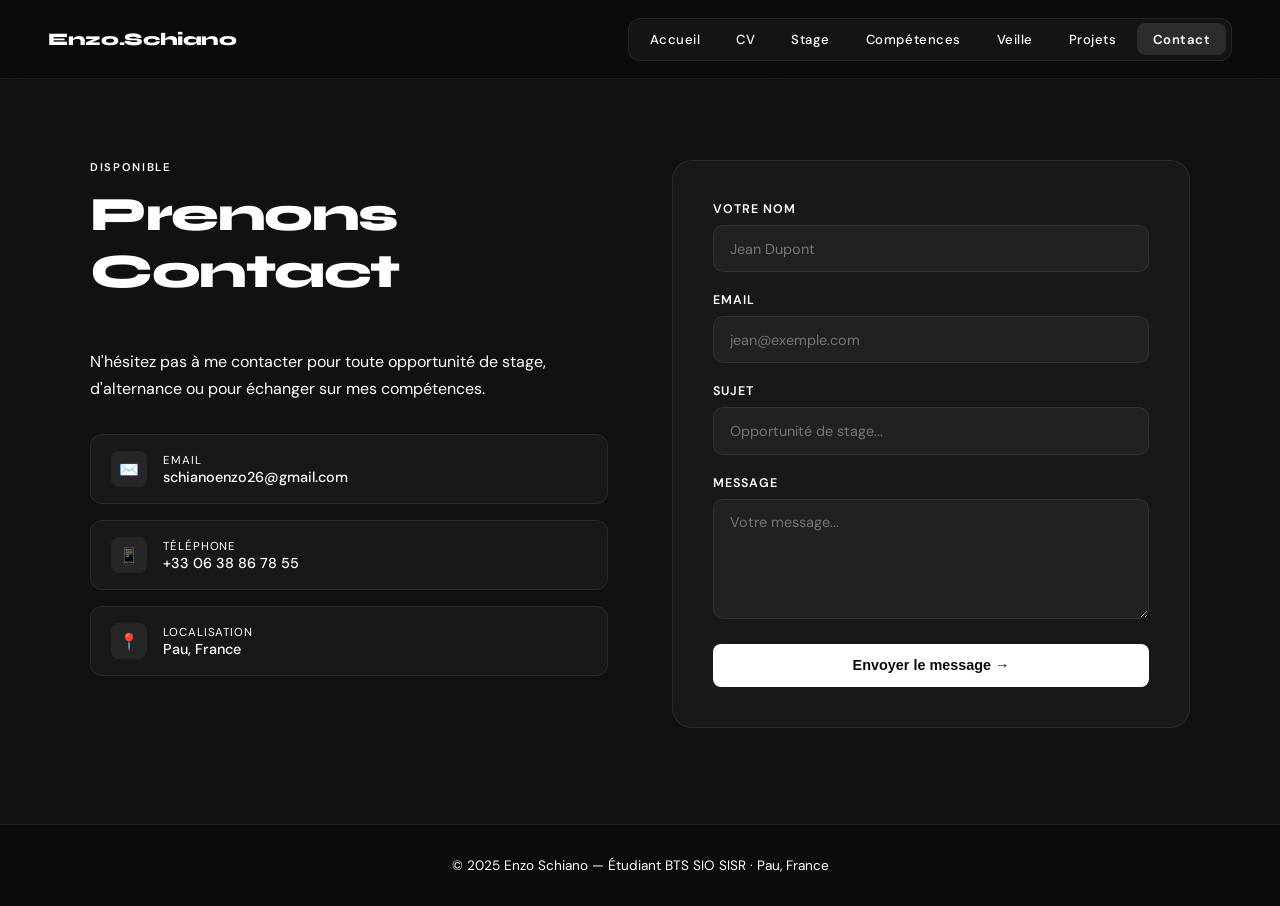
<file: contact.html>
<!DOCTYPE html>
<html lang="fr">

<head>
    <meta charset="UTF-8" />
    <meta name="viewport" content="width=device-width, initial-scale=1.0" />
    <title>Enzo Schiano — Contact</title>
    <link rel="preconnect" href="https://fonts.googleapis.com">
    <link
        href="https://fonts.googleapis.com/css2?family=Syne:wght@400;600;700;800&family=DM+Sans:wght@300;400;500&display=swap"
        rel="stylesheet">
    <link rel="stylesheet" href="style.css">
</head>

<body>

    <nav>
        <a href="index.html" class="nav-logo" style="text-decoration:none;">Enzo<span>.</span>Schiano</a>
        <button class="nav-burger" id="burger-menu">
            <span></span>
            <span></span>
            <span></span>
        </button>
        <ul class="nav-tabs">
            <li><a href="index.html">Accueil</a></li>
            <li><a href="cv.html">CV</a></li>
            <li><a href="stage.html">Stage</a></li>
            <li><a href="competences.html">Compétences</a></li>
            <li><a href="veille.html">Veille</a></li>
            <li><a href="projets.html">Projets</a></li>
            <li><a href="contact.html" class="active">Contact</a></li>
        </ul>
    </nav>

    <div id="contact-wrapper" style="padding-top: 4rem;">
        <section id="contact" style="padding-top:6rem; background:var(--bg2);">
            <div class="section-inner">
                <div class="contact-wrapper">
                    <div class="contact-info reveal">
                        <p class="section-label">Disponible</p>
                        <h2>Prenons<br>Contact</h2>
                        <p class="contact-desc">N'hésitez pas à me contacter pour toute opportunité de stage,
                            d'alternance ou pour échanger sur mes compétences.</p>
                        <div class="contact-links">
                            <a href="mailto:schianoenzo26@gmail.com" class="contact-link-item">
                                <div class="contact-link-icon">✉️</div>
                                <div>
                                    <div class="contact-link-label">Email</div>
                                    <div class="contact-link-value">schianoenzo26@gmail.com</div>
                                </div>
                            </a>
                            <a href="tel:+33638867855" class="contact-link-item">
                                <div class="contact-link-icon">📱</div>
                                <div>
                                    <div class="contact-link-label">Téléphone</div>
                                    <div class="contact-link-value">+33 06 38 86 78 55</div>
                                </div>
                            </a>
                            <div class="contact-link-item">
                                <div class="contact-link-icon">📍</div>
                                <div>
                                    <div class="contact-link-label">Localisation</div>
                                    <div class="contact-link-value">Pau, France</div>
                                </div>
                            </div>
                        </div>
                    </div>
                    <div class="contact-form reveal">
                        <div class="form-group"><label>Votre nom</label><input type="text" placeholder="Jean Dupont">
                        </div>
                        <div class="form-group"><label>Email</label><input type="email" placeholder="jean@exemple.com">
                        </div>
                        <div class="form-group"><label>Sujet</label><input type="text"
                                placeholder="Opportunité de stage..."></div>
                        <div class="form-group"><label>Message</label><textarea
                                placeholder="Votre message..."></textarea></div>
                        <button class="btn-primary" style="width:100%;justify-content:center;">Envoyer le message
                            →</button>
                    </div>
                </div>
            </div>
        </section>
    </div>

    <footer>
        <p>© 2025 <span>Enzo Schiano</span> — Étudiant BTS SIO SISR · Pau, France</p>
    </footer>

    <script>
        // Animations au scroll (reveal)
        function triggerReveal() {
            const reveals = document.querySelectorAll('.reveal');
            const observer = new IntersectionObserver((entries) => {
                entries.forEach((entry, i) => {
                    if (entry.isIntersecting) {
                        setTimeout(() => entry.target.classList.add('visible'), (i % 6) * 80);
                        observer.unobserve(entry.target);
                    }
                });
            }, { threshold: 0.1 });
            
            reveals.forEach(el => el.classList.remove('visible'));
            reveals.forEach(el => observer.observe(el));
        }

        // Menu Burger
        const burgerMenu = document.getElementById('burger-menu');
        const navTabs = document.querySelector('.nav-tabs');

        if (burgerMenu) {
            burgerMenu.addEventListener('click', () => {
                burgerMenu.classList.toggle('active');
                navTabs.classList.toggle('show');
                document.body.style.overflow = navTabs.classList.contains('show') ? 'hidden' : '';
            });

            // Fermer le menu lors du clic sur un lien
            const navLinks = document.querySelectorAll('.nav-tabs a');
            navLinks.forEach(link => {
                link.addEventListener('click', () => {
                    burgerMenu.classList.remove('active');
                    navTabs.classList.remove('show');
                    document.body.style.overflow = '';
                });
            });
        }

        document.addEventListener('DOMContentLoaded', triggerReveal);
    </script>
</body>

</html>
</file>
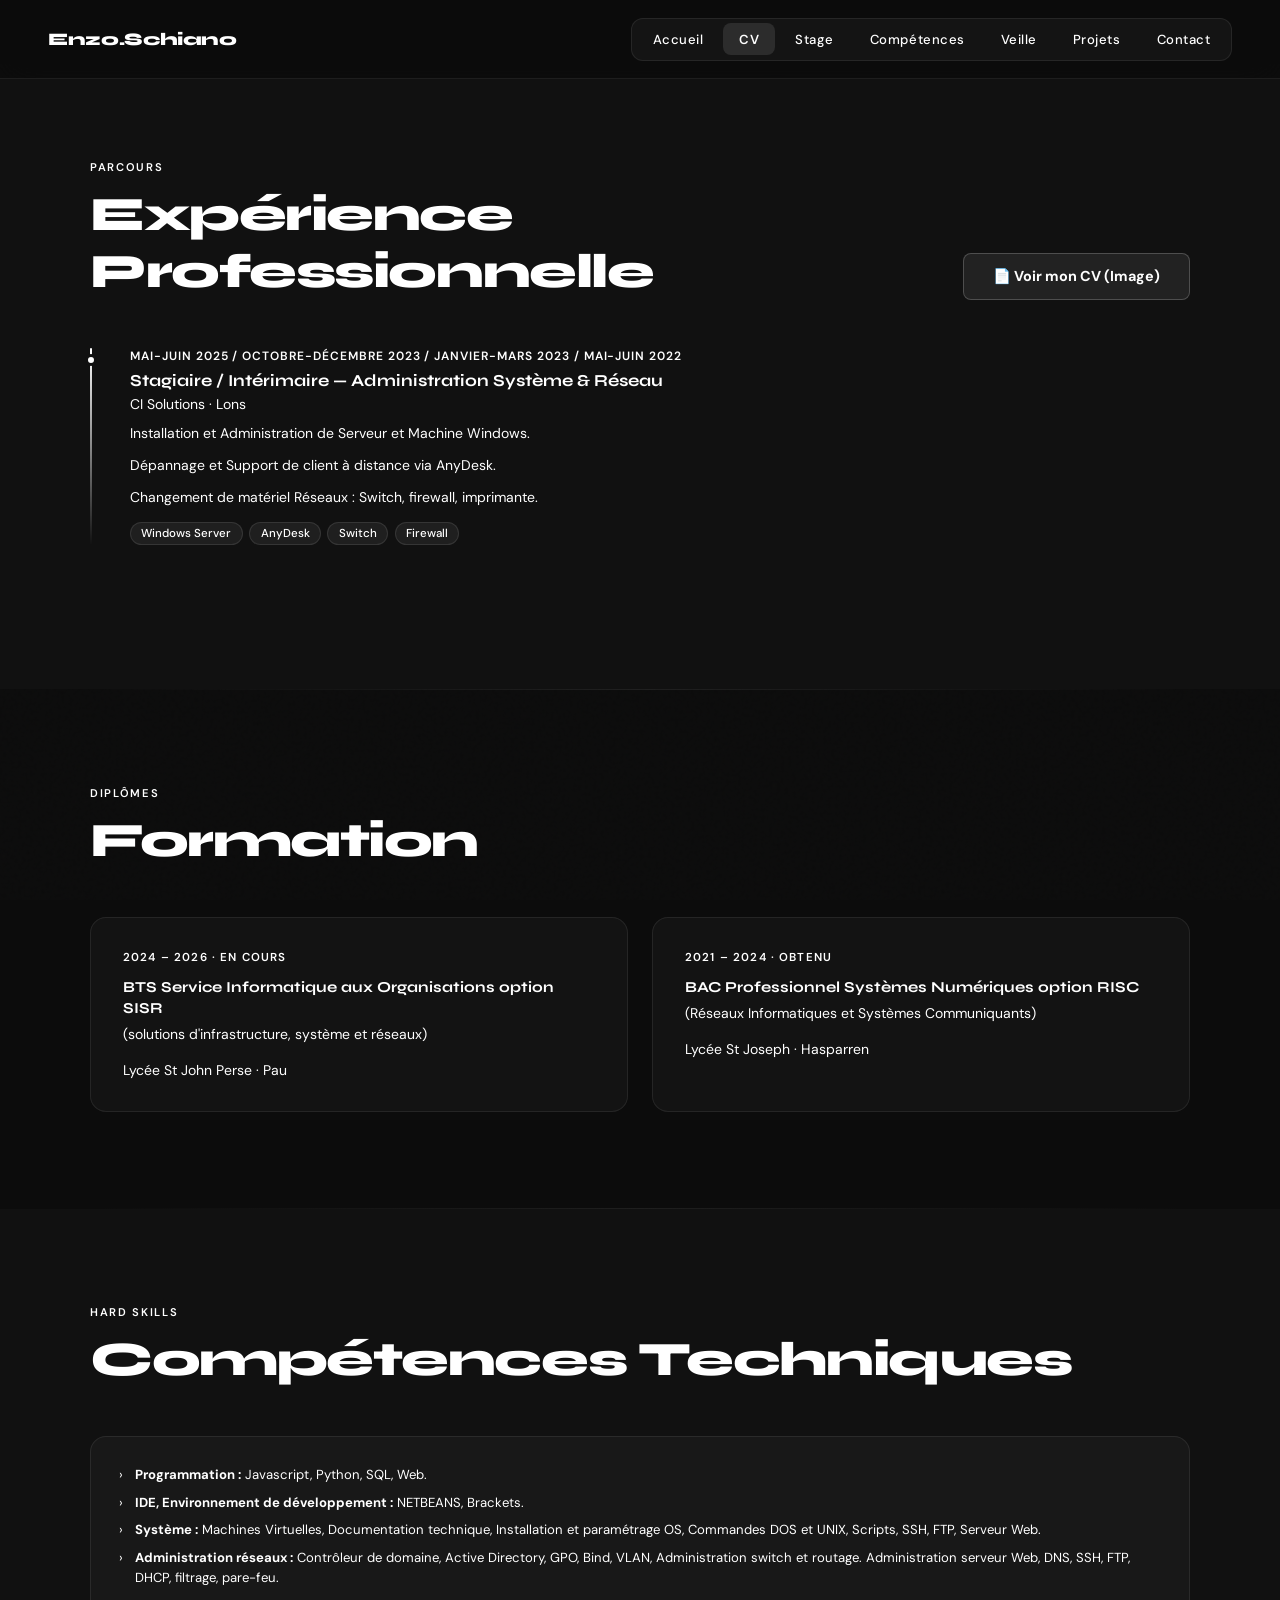
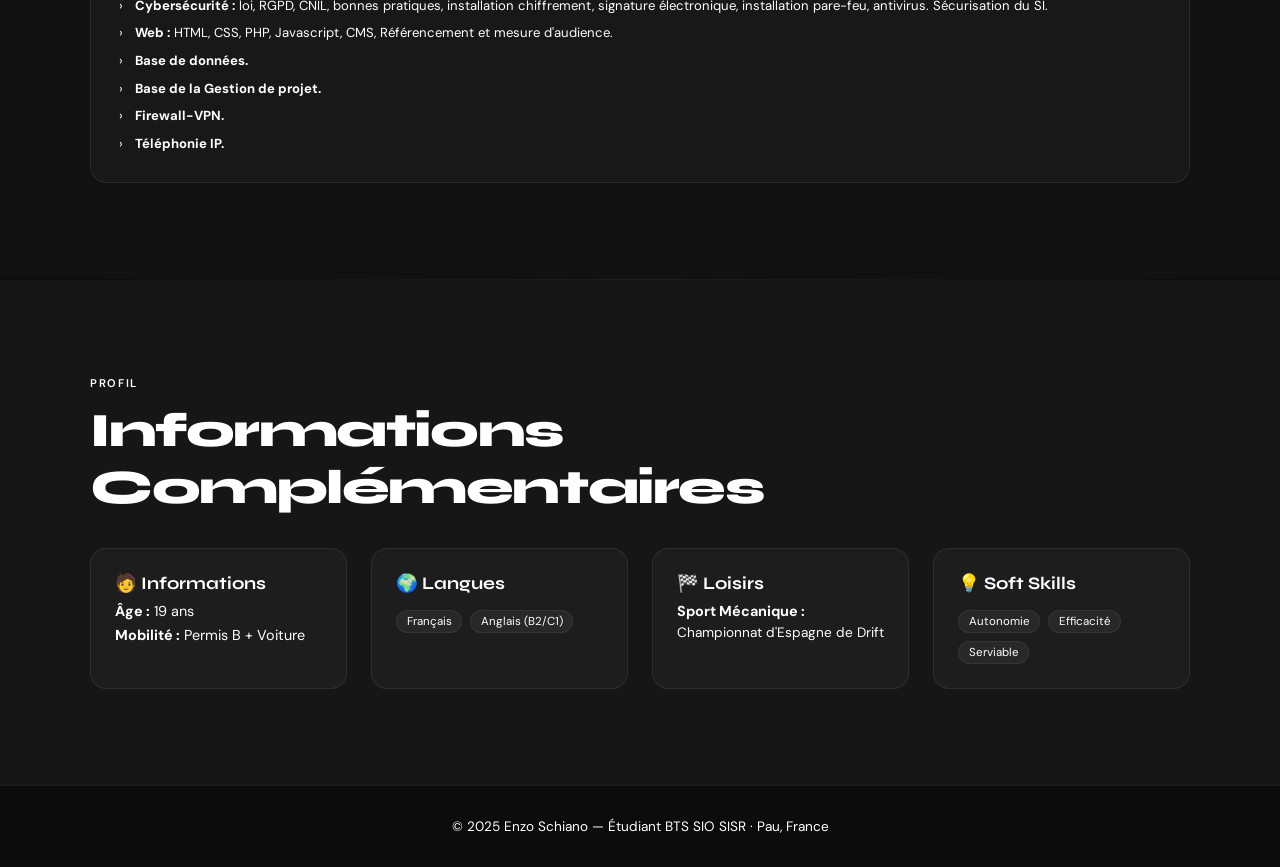
<file: cv.html>
<!DOCTYPE html>
<html lang="fr">

<head>
    <meta charset="UTF-8" />
    <meta name="viewport" content="width=device-width, initial-scale=1.0" />
    <title>Enzo Schiano — BTS SIO SISR</title>
    <link rel="preconnect" href="https://fonts.googleapis.com">
    <link
        href="https://fonts.googleapis.com/css2?family=Syne:wght@400;600;700;800&family=DM+Sans:wght@300;400;500&display=swap"
        rel="stylesheet">
    <link rel="stylesheet" href="style.css">
</head>

<body>

    <nav>
        <a href="index.html" class="nav-logo" style="text-decoration:none;">Enzo<span>.</span>Schiano</a>
        <button class="nav-burger" id="burger-menu">
            <span></span>
            <span></span>
            <span></span>
        </button>
        <ul class="nav-tabs">
            <li><a href="index.html" >Accueil</a></li>
            <li><a href="cv.html" class="active">CV</a></li>
            <li><a href="stage.html">Stage</a></li>
            <li><a href="competences.html">Compétences</a></li>
            <li><a href="veille.html">Veille</a></li>
            <li><a href="projets.html">Projets</a></li>
            <li><a href="contact.html">Contact</a></li>
        </ul>
    </nav>

    
<div id="cv" style="padding-top: 4rem;">
        <section id="experience" style="padding-top:6rem; background:var(--bg2);">
            <div class="section-inner">
                <p class="section-label reveal">Parcours</p>
                <div style="display: flex; justify-content: space-between; align-items: flex-end; margin-bottom: 3rem; flex-wrap: wrap; gap: 1rem;">
                    <h2 class="reveal" style="margin-bottom: 0;">Expérience<br>Professionnelle</h2>
                    <a href="CV_Enzo_Schiano.png" target="_blank" class="btn-primary reveal" style="background:#222; color:#fff; border: 1px solid rgba(255,255,255,0.2);">📄 Voir mon CV (Image)</a>
                </div>
                <div class="timeline">
                    <div class="timeline-item reveal">
                        <div class="timeline-date">Mai-Juin 2025 / Octobre-Décembre 2023 / Janvier-Mars 2023 / Mai-Juin 2022</div>
                        <div class="timeline-title">Stagiaire / Intérimaire — Administration Système &amp; Réseau</div>
                        <div class="timeline-company">CI Solutions · Lons</div>
                        <p class="timeline-desc" style="margin-bottom: 0.5rem;">Installation et Administration de Serveur et Machine Windows.</p>
                        <p class="timeline-desc" style="margin-bottom: 0.5rem;">Dépannage et Support de client à distance via AnyDesk.</p>
                        <p class="timeline-desc">Changement de matériel Réseaux : Switch, firewall, imprimante.</p>
                        <div class="timeline-tags">
                            <span class="tag">Windows Server</span>
                            <span class="tag">AnyDesk</span>
                            <span class="tag">Switch</span>
                            <span class="tag">Firewall</span>
                        </div>
                    </div>
                </div>
            </div>
        </section>

        <div class="divider"></div>
        
        <section>
            <div class="section-inner">
                <p class="section-label reveal">Diplômes</p>
                <h2 class="reveal">Formation</h2>
                <div class="formation-grid">
                    <div class="formation-card reveal">
                        <div class="formation-year">2024 – 2026 · En cours</div>
                        <div class="formation-degree" style="font-size: 0.95rem; line-height: 1.4;">BTS Service Informatique aux Organisations option SISR</div>
                        <div class="formation-school">(solutions d'infrastructure, système et réseaux)<br><br>Lycée St John Perse · Pau</div>
                    </div>
                    <div class="formation-card reveal">
                        <div class="formation-year">2021 – 2024 · Obtenu</div>
                        <div class="formation-degree" style="font-size: 0.95rem; line-height: 1.4;">BAC Professionnel Systèmes Numériques option RISC</div>
                        <div class="formation-school">(Réseaux Informatiques et Systèmes Communiquants)<br><br>Lycée St Joseph · Hasparren</div>
                    </div>
                </div>
            </div>
        </section>
        
        <div class="divider"></div>
        <section id="tech-skills" style="background:var(--bg2);">
            <div class="section-inner">
                <p class="section-label reveal">Hard Skills</p>
                <h2 class="reveal">Compétences Techniques</h2>
                <div class="bts-grid" style="grid-template-columns: 1fr;">
                    
                    <div class="bts-card reveal">
                        <ul class="bts-items">
                            <li><strong style="color: #fff;">Programmation :</strong> Javascript, Python, SQL, Web.</li>
                            <li><strong style="color: #fff;">IDE, Environnement de développement :</strong> NETBEANS, Brackets.</li>
                            <li><strong style="color: #fff;">Système :</strong> Machines Virtuelles, Documentation technique, Installation et paramétrage OS, Commandes DOS et UNIX, Scripts, SSH, FTP, Serveur Web.</li>
                            <li><strong style="color: #fff;">Administration réseaux :</strong> Contrôleur de domaine, Active Directory, GPO, Bind, VLAN, Administration switch et routage. Administration serveur Web, DNS, SSH, FTP, DHCP, filtrage, pare-feu.</li>
                            <li><strong style="color: #fff;">Cybersécurité :</strong> loi, RGPD, CNIL, bonnes pratiques, installation chiffrement, signature électronique, installation pare-feu, antivirus. Sécurisation du SI.</li>
                            <li><strong style="color: #fff;">Web :</strong> HTML, CSS, PHP, Javascript, CMS, Référencement et mesure d'audience.</li>
                            <li><strong style="color: #fff;">Base de données.</strong></li>
                            <li><strong style="color: #fff;">Base de la Gestion de projet.</strong></li>
                            <li><strong style="color: #fff;">Firewall-VPN.</strong></li>
                            <li><strong style="color: #fff;">Téléphonie IP.</strong></li>
                        </ul>
                    </div>

                </div>
            </div>
        </section>
        
        <div class="divider"></div>
        <section style="background:var(--bg3);">
            <div class="section-inner">
                <p class="section-label reveal">Profil</p>
                <h2 class="reveal" style="margin-bottom: 2rem;">Informations Complémentaires</h2>
                <div style="display: grid; grid-template-columns: repeat(auto-fit, minmax(200px, 1fr)); gap: 1.5rem; margin-top: 2rem;">
                    
                    <div class="skill-card reveal" style="padding: 1.5rem;">
                        <h3 style="font-family: 'Syne', sans-serif; font-size: 1.1rem; margin-bottom: 0.5rem; color: #fff;">🧑 Informations</h3>
                        <p style="color: var(--muted); font-size: 0.9rem; margin-bottom: 0.4rem;"><strong>Âge :</strong> 19 ans</p>
                        <p style="color: var(--muted); font-size: 0.9rem;"><strong>Mobilité :</strong> Permis B + Voiture</p>
                    </div>

                    <div class="skill-card reveal" style="padding: 1.5rem;">
                        <h3 style="font-family: 'Syne', sans-serif; font-size: 1.1rem; margin-bottom: 0.5rem; color: #fff;">🌍 Langues</h3>
                        <div style="display: flex; flex-wrap: wrap; gap: 0.5rem; margin-top: 1rem;">
                            <span class="skill-pill">Français</span>
                            <span class="skill-pill">Anglais (B2/C1)</span>
                        </div>
                    </div>

                    <div class="skill-card reveal" style="padding: 1.5rem;">
                        <h3 style="font-family: 'Syne', sans-serif; font-size: 1.1rem; margin-bottom: 0.5rem; color: #fff;">🏁 Loisirs</h3>
                        <p style="color: var(--muted); font-size: 0.9rem;"><strong>Sport Mécanique :</strong></p>
                        <p style="color: #ffffff; font-size: 0.85rem; margin-top: 0.3rem;">Championnat d'Espagne de Drift</p>
                    </div>

                    <div class="skill-card reveal" style="padding: 1.5rem;">
                        <h3 style="font-family: 'Syne', sans-serif; font-size: 1.1rem; margin-bottom: 0.5rem; color: #fff;">💡 Soft Skills</h3>
                        <div style="display: flex; flex-wrap: wrap; gap: 0.5rem; margin-top: 1rem;">
                            <span class="skill-pill">Autonomie</span>
                            <span class="skill-pill">Efficacité</span>
                            <span class="skill-pill">Serviable</span>
                        </div>
                    </div>
                </div>
            </div>
        </section>
        
    </div>
    <footer>
        <p>© 2025 <span>Enzo Schiano</span> — Étudiant BTS SIO SISR · Pau, France</p>
    </footer>
    <script>
        // Animations au scroll (reveal)
        function triggerReveal() {
            const reveals = document.querySelectorAll('.reveal');
            const observer = new IntersectionObserver((entries) => {
                entries.forEach((entry, i) => {
                    if (entry.isIntersecting) {
                        setTimeout(() => entry.target.classList.add('visible'), (i % 6) * 80);
                        observer.unobserve(entry.target);
                    }
                });
            }, { threshold: 0.1 });
            
            reveals.forEach(el => el.classList.remove('visible'));
            reveals.forEach(el => observer.observe(el));
        }

        // Menu Burger
        const burgerMenu = document.getElementById('burger-menu');
        const navTabs = document.querySelector('.nav-tabs');

        if (burgerMenu) {
            burgerMenu.addEventListener('click', () => {
                burgerMenu.classList.toggle('active');
                navTabs.classList.toggle('show');
                document.body.style.overflow = navTabs.classList.contains('show') ? 'hidden' : '';
            });

            // Fermer le menu lors du clic sur un lien
            const navLinks = document.querySelectorAll('.nav-tabs a');
            navLinks.forEach(link => {
                link.addEventListener('click', () => {
                    burgerMenu.classList.remove('active');
                    navTabs.classList.remove('show');
                    document.body.style.overflow = '';
                });
            });
        }

        document.addEventListener('DOMContentLoaded', triggerReveal);
    </script>
</body>
</html>
</file>
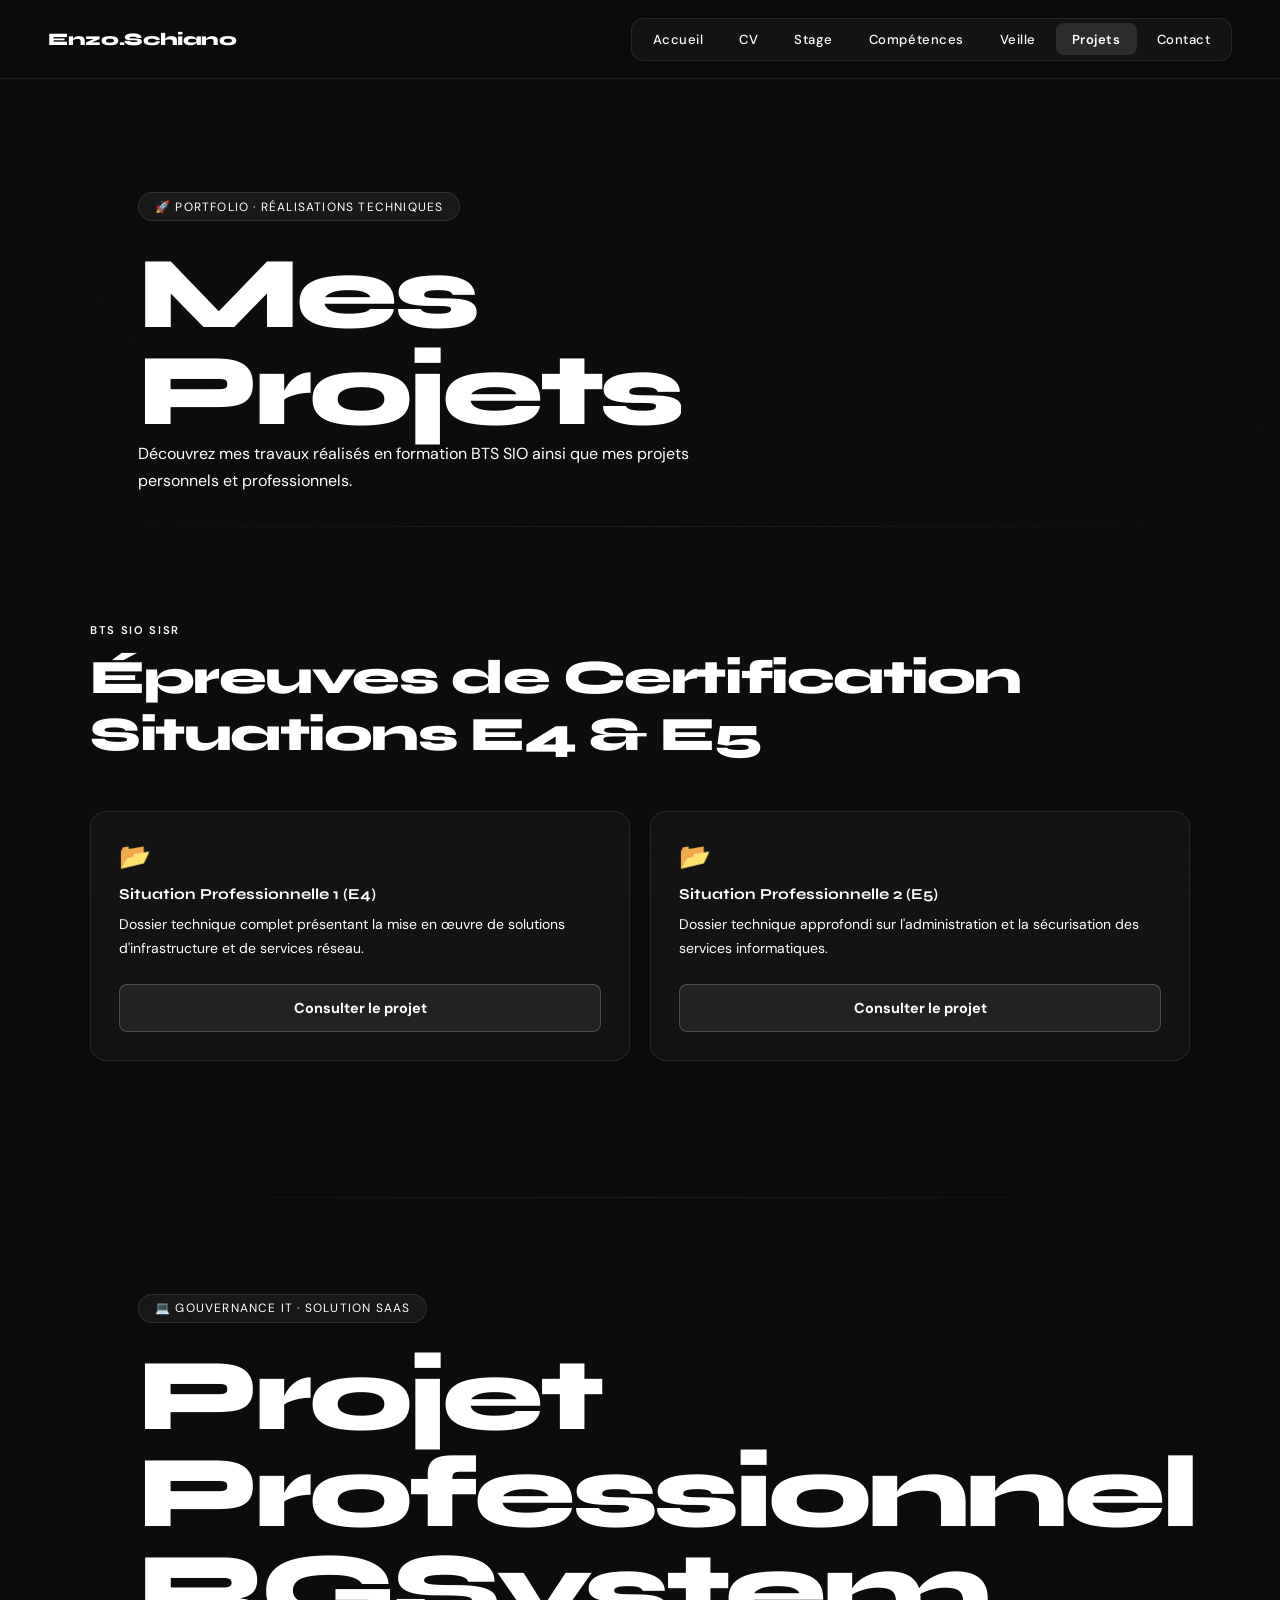
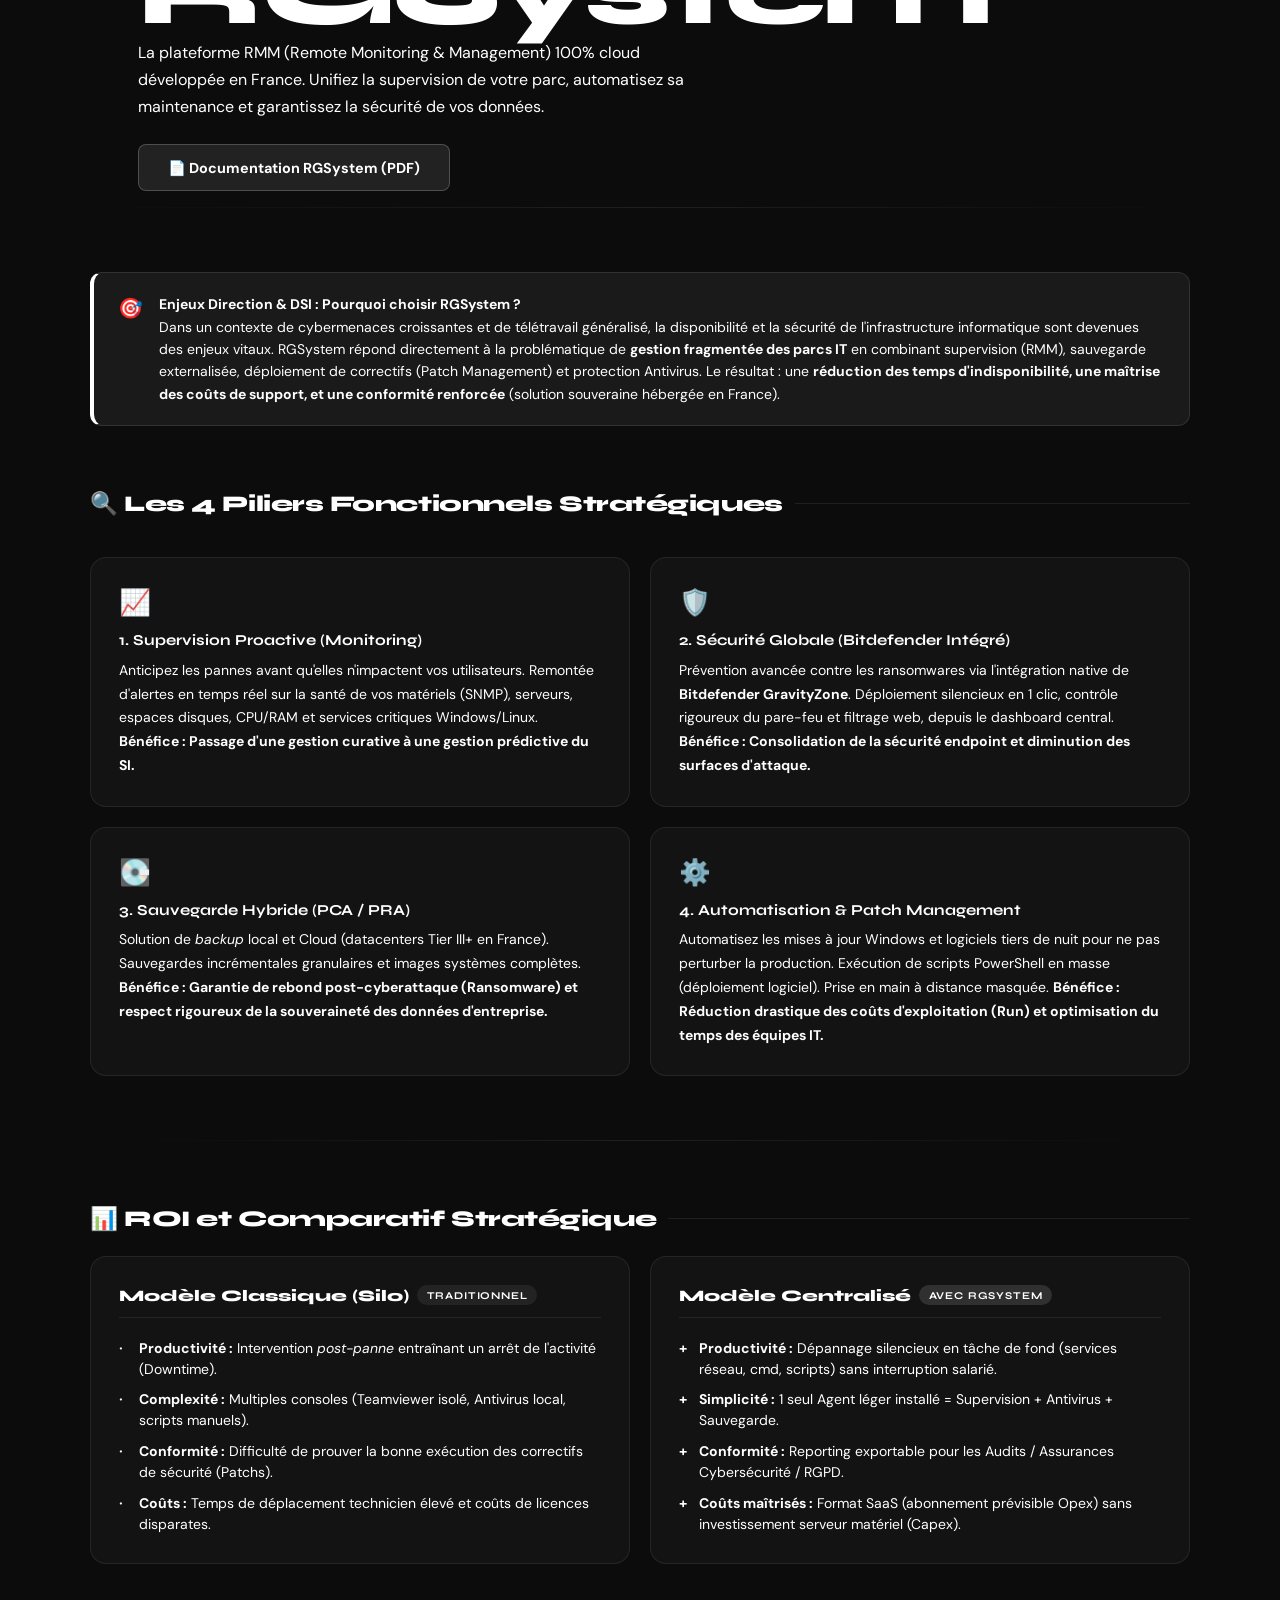
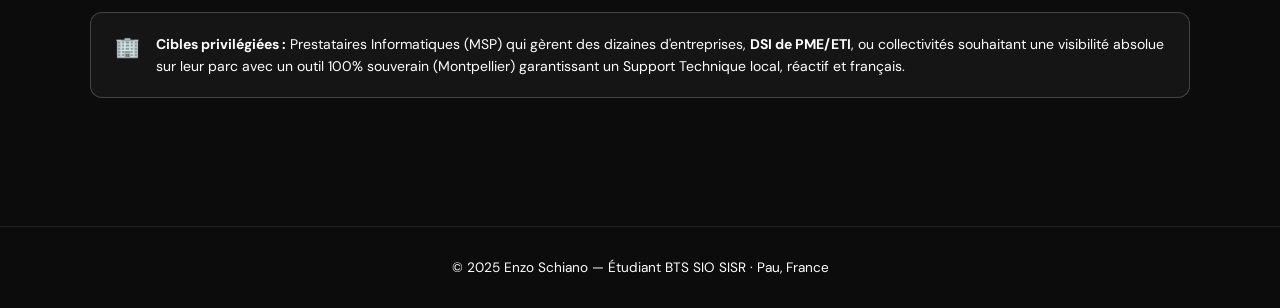
<file: projets.html>
<!DOCTYPE html>
<html lang="fr">

<head>
    <meta charset="UTF-8" />
    <meta name="viewport" content="width=device-width, initial-scale=1.0" />
    <title>Enzo Schiano — Projets</title>
    <link rel="preconnect" href="https://fonts.googleapis.com">
    <link
        href="https://fonts.googleapis.com/css2?family=Syne:wght@400;600;700;800&family=DM+Sans:wght@300;400;500&display=swap"
        rel="stylesheet">
    <link rel="stylesheet" href="style.css">
</head>

<body>

    <nav>
        <a href="index.html" class="nav-logo" style="text-decoration:none;">Enzo<span>.</span>Schiano</a>
        <button class="nav-burger" id="burger-menu">
            <span></span>
            <span></span>
            <span></span>
        </button>
        <ul class="nav-tabs">
            <li><a href="index.html" >Accueil</a></li>
            <li><a href="cv.html">CV</a></li>
            <li><a href="stage.html">Stage</a></li>
            <li><a href="competences.html">Compétences</a></li>
            <li><a href="veille.html">Veille</a></li>
            <li><a href="projets.html" class="active">Projets</a></li>
            <li><a href="contact.html">Contact</a></li>
        </ul>
    </nav>

    
<div id="projets" style="padding-top: 4rem;">
        <div class="veille-hero" style="padding-bottom: 2rem;">
            <div class="veille-date-badge">🚀 Portfolio · Réalisations Techniques</div>
            <h1 class="reveal">Mes<br><span class="highlight">Projets</span></h1>
            <p class="reveal">Découvrez mes travaux réalisés en formation BTS SIO ainsi que mes projets personnels et professionnels.</p>
        </div>

        <div class="divider"></div>

        <section style="padding-top:6rem;">
            <div class="section-inner" style="max-width: 1100px;">
                <p class="section-label reveal">BTS SIO SISR</p>
                <h2 class="reveal">Épreuves de Certification<br>Situations E4 & E5</h2>
                <div class="veille-cards reveal" style="margin-top: 2.5rem;">
                    <div class="veille-card">
                        <div class="veille-card-icon">📂</div>
                        <div class="veille-card-title">Situation Professionnelle 1 (E4)</div>
                        <div class="veille-card-text">Dossier technique complet présentant la mise en œuvre de solutions d'infrastructure et de services réseau.</div>
                        <a href="pdf/Situation-1.pdf" target="_blank" class="btn-primary" style="margin-top: 1.5rem; width: 100%; justify-content: center; background: #222; color: #fff; border: 1px solid rgba(255,255,255,0.2);">Consulter le projet</a>
                    </div>
                    <div class="veille-card">
                        <div class="veille-card-icon">📂</div>
                        <div class="veille-card-title">Situation Professionnelle 2 (E5)</div>
                        <div class="veille-card-text">Dossier technique approfondi sur l'administration et la sécurisation des services informatiques.</div>
                        <a href="pdf/Situation-2.pdf" target="_blank" class="btn-primary" style="margin-top: 1.5rem; width: 100%; justify-content: center; background: #222; color: #fff; border: 1px solid rgba(255,255,255,0.2);">Consulter le projet</a>
                    </div>
                </div>
            </div>
        </section>

        <div class="divider"></div>

        <div class="veille-hero" style="padding-top: 6rem; padding-bottom:1rem;">
            <div class="veille-date-badge">💻 Gouvernance IT · Solution SaaS</div>
            <h1 class="reveal">Projet Professionnel<br><span class="highlight">RGSystem</span></h1>
            <p class="reveal">La plateforme RMM (Remote Monitoring & Management) 100% cloud développée en France. Unifiez la supervision de votre parc, automatisez sa maintenance et garantissez la sécurité de vos données.</p>
            <a href="pdf/Introduction-a-RGSystem.pdf" target="_blank" class="btn-primary reveal" style="margin-top: 1.5rem; background: #222; color: #fff; border: 1px solid rgba(255,255,255,0.2);">📄 Documentation RGSystem (PDF)</a>
        </div>

        <div class="divider"></div>

        <section style="padding-top:4rem;">
            <div class="section-inner" style="max-width: 1100px;">
                
                <div class="info-banner reveal" style="border-left: 4px solid var(--accent); background: rgba(255,255,255,0.06);">
                    <div class="info-banner-icon">🎯</div>
                    <div class="info-banner-text">
                        <strong>Enjeux Direction & DSI : Pourquoi choisir RGSystem ?</strong><br>
                        Dans un contexte de cybermenaces croissantes et de télétravail généralisé, la disponibilité et la sécurité de l'infrastructure informatique sont devenues des enjeux vitaux. RGSystem répond directement à la problématique de <strong>gestion fragmentée des parcs IT</strong> en combinant supervision (RMM), sauvegarde externalisée, déploiement de correctifs (Patch Management) et protection Antivirus. Le résultat : une <strong>réduction des temps d'indisponibilité, une maîtrise des coûts de support, et une conformité renforcée</strong> (solution souveraine hébergée en France).
                    </div>
                </div>

                <div class="veille-section-title reveal" style="margin-top: 4rem;">🔍 Les 4 Piliers Fonctionnels Stratégiques</div>
                <div class="veille-cards reveal" style="margin-top: 2.5rem;">
                    <div class="veille-card">
                        <div class="veille-card-icon">📈</div>
                        <div class="veille-card-title">1. Supervision Proactive (Monitoring)</div>
                        <div class="veille-card-text">
                            Anticipez les pannes avant qu'elles n'impactent vos utilisateurs. Remontée d'alertes en temps réel sur la santé de vos matériels (SNMP), serveurs, espaces disques, CPU/RAM et services critiques Windows/Linux. <strong>Bénéfice : Passage d'une gestion curative à une gestion prédictive du SI.</strong>
                        </div>
                    </div>
                    <div class="veille-card">
                        <div class="veille-card-icon">🛡️</div>
                        <div class="veille-card-title">2. Sécurité Globale (Bitdefender Intégré)</div>
                        <div class="veille-card-text">
                            Prévention avancée contre les ransomwares via l'intégration native de <strong>Bitdefender GravityZone</strong>. Déploiement silencieux en 1 clic, contrôle rigoureux du pare-feu et filtrage web, depuis le dashboard central. <strong>Bénéfice : Consolidation de la sécurité endpoint et diminution des surfaces d'attaque.</strong>
                        </div>
                    </div>
                    <div class="veille-card">
                        <div class="veille-card-icon">💽</div>
                        <div class="veille-card-title">3. Sauvegarde Hybride (PCA / PRA)</div>
                        <div class="veille-card-text">
                            Solution de <em>backup</em> local et Cloud (datacenters Tier III+ en France). Sauvegardes incrémentales granulaires et images systèmes complètes. <strong>Bénéfice : Garantie de rebond post-cyberattaque (Ransomware) et respect rigoureux de la souveraineté des données d'entreprise.</strong>
                        </div>
                    </div>
                    <div class="veille-card">
                        <div class="veille-card-icon">⚙️</div>
                        <div class="veille-card-title">4. Automatisation & Patch Management</div>
                        <div class="veille-card-text">
                            Automatisez les mises à jour Windows et logiciels tiers de nuit pour ne pas perturber la production. Exécution de scripts PowerShell en masse (déploiement logiciel). Prise en main à distance masquée. <strong>Bénéfice : Réduction drastique des coûts d'exploitation (Run) et optimisation du temps des équipes IT.</strong>
                        </div>
                    </div>
                </div>

                <div class="divider" style="margin: 4rem 0;"></div>

                <div class="veille-section-title reveal">📊 ROI et Comparatif Stratégique</div>
                
                <div class="veille-compare reveal">
                    <div class="compare-col">
                        <div class="compare-header">Modèle Classique (Silo) <span class="compare-badge old">Traditionnel</span></div>
                        <ul class="compare-list">
                            <li><strong>Productivité :</strong> Intervention <em>post-panne</em> entraînant un arrêt de l'activité (Downtime).</li>
                            <li><strong>Complexité :</strong> Multiples consoles (Teamviewer isolé, Antivirus local, scripts manuels).</li>
                            <li><strong>Conformité :</strong> Difficulté de prouver la bonne exécution des correctifs de sécurité (Patchs).</li>
                            <li><strong>Coûts :</strong> Temps de déplacement technicien élevé et coûts de licences disparates.</li>
                        </ul>
                    </div>
                    <div class="compare-col">
                        <div class="compare-header">Modèle Centralisé <span class="compare-badge new">Avec RGSystem</span></div>
                        <ul class="compare-list">
                            <li class="plus"><strong>Productivité :</strong> Dépannage silencieux en tâche de fond (services réseau, cmd, scripts) sans interruption salarié.</li>
                            <li class="plus"><strong>Simplicité :</strong> 1 seul Agent léger installé = Supervision + Antivirus + Sauvegarde.</li>
                            <li class="plus"><strong>Conformité :</strong> Reporting exportable pour les Audits / Assurances Cybersécurité / RGPD.</li>
                            <li class="plus"><strong>Coûts maîtrisés :</strong> Format SaaS (abonnement prévisible Opex) sans investissement serveur matériel (Capex).</li>
                        </ul>
                    </div>
                </div>

                <div class="info-banner reveal" style="border-color: rgba(255,255,255,0.2); margin-top: 3rem;">
                    <div class="info-banner-icon">🏢</div>
                    <div class="info-banner-text"><strong>Cibles privilégiées :</strong> Prestataires Informatiques (MSP) qui gèrent des dizaines d'entreprises, <strong>DSI de PME/ETI</strong>, ou collectivités souhaitant une visibilité absolue sur leur parc avec un outil 100% souverain (Montpellier) garantissant un Support Technique local, réactif et français.</div>
                </div>

            </div>
        </section>

        
    </div>
    <footer>
        <p>© 2025 <span>Enzo Schiano</span> — Étudiant BTS SIO SISR · Pau, France</p>
    </footer>
    <script>
        // Animations au scroll (reveal)
        function triggerReveal() {
            const reveals = document.querySelectorAll('.reveal');
            const observer = new IntersectionObserver((entries) => {
                entries.forEach((entry, i) => {
                    if (entry.isIntersecting) {
                        setTimeout(() => entry.target.classList.add('visible'), (i % 6) * 80);
                        observer.unobserve(entry.target);
                    }
                });
            }, { threshold: 0.1 });
            
            reveals.forEach(el => el.classList.remove('visible'));
            reveals.forEach(el => observer.observe(el));
        }

        // Menu Burger
        const burgerMenu = document.getElementById('burger-menu');
        const navTabs = document.querySelector('.nav-tabs');

        if (burgerMenu) {
            burgerMenu.addEventListener('click', () => {
                burgerMenu.classList.toggle('active');
                navTabs.classList.toggle('show');
                document.body.style.overflow = navTabs.classList.contains('show') ? 'hidden' : '';
            });

            // Fermer le menu lors du clic sur un lien
            const navLinks = document.querySelectorAll('.nav-tabs a');
            navLinks.forEach(link => {
                link.addEventListener('click', () => {
                    burgerMenu.classList.remove('active');
                    navTabs.classList.remove('show');
                    document.body.style.overflow = '';
                });
            });
        }

        document.addEventListener('DOMContentLoaded', triggerReveal);
    </script>
</body>
</html>
</file>
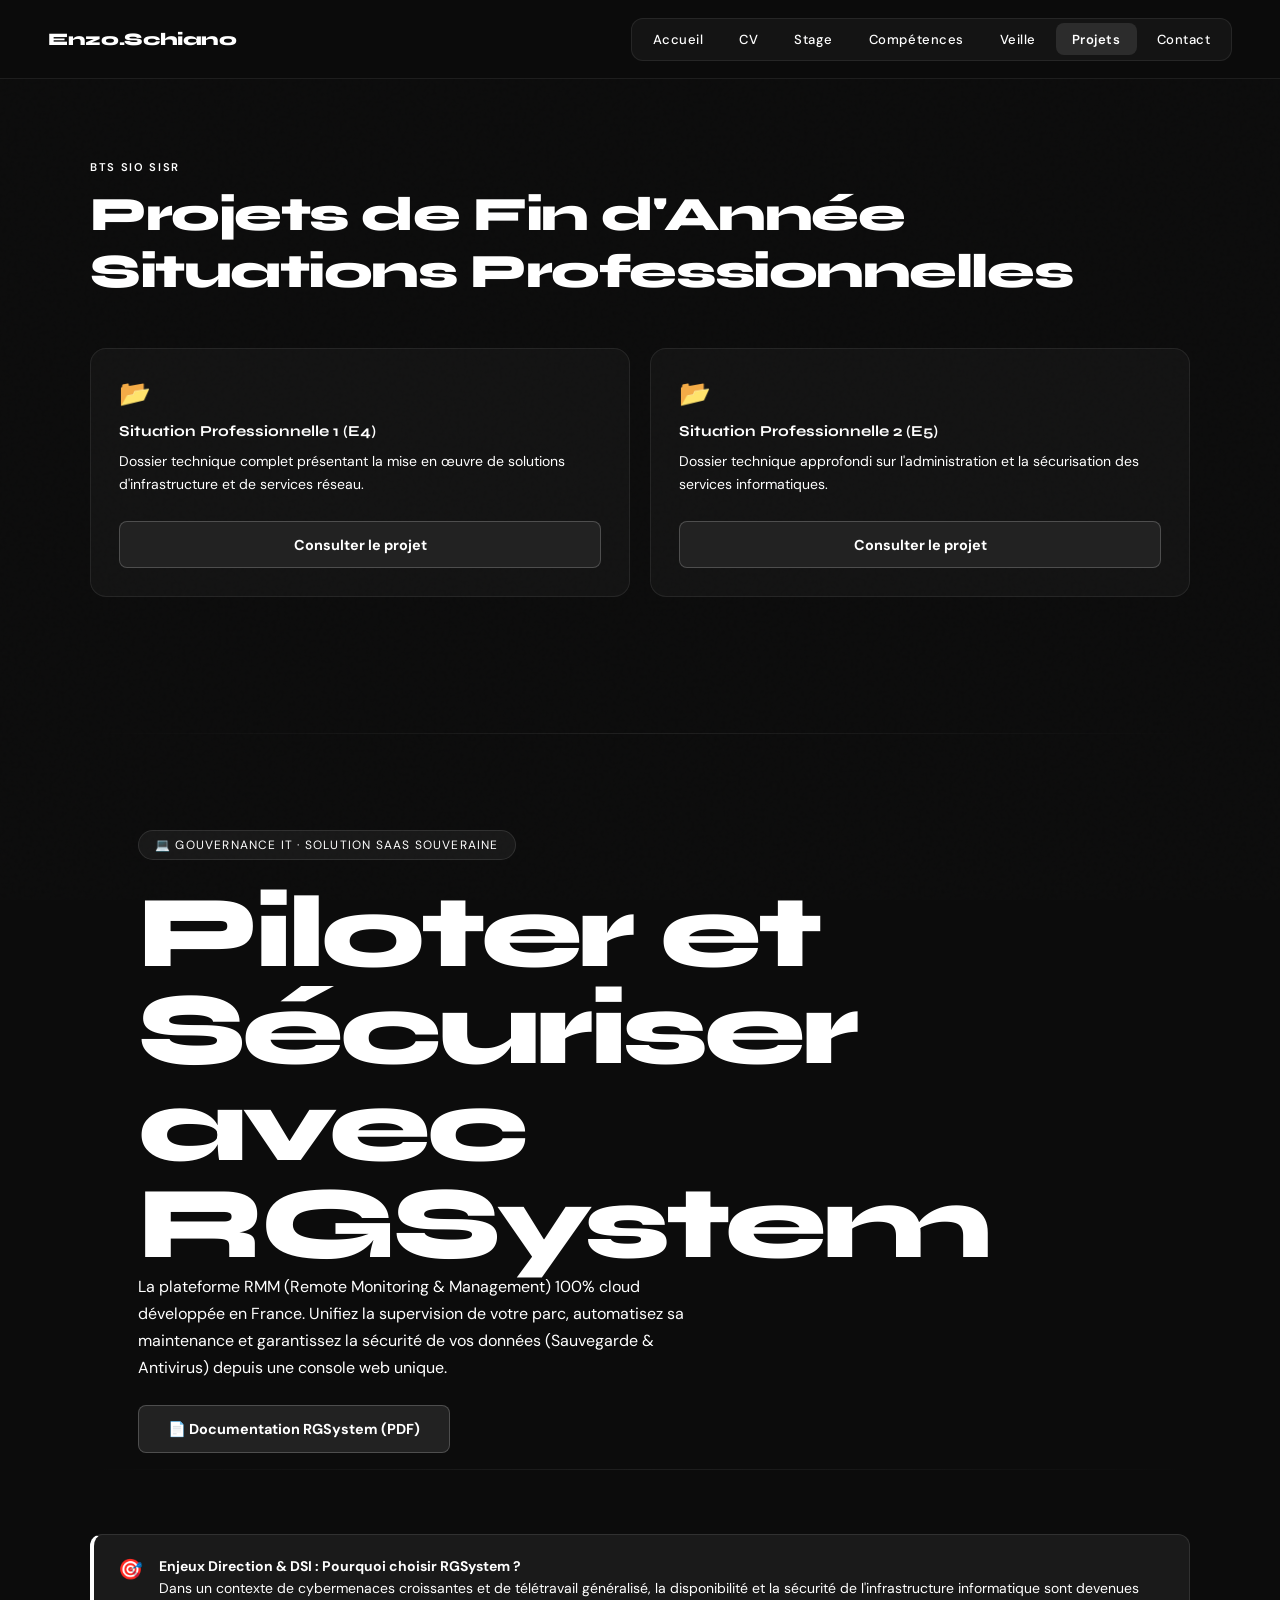
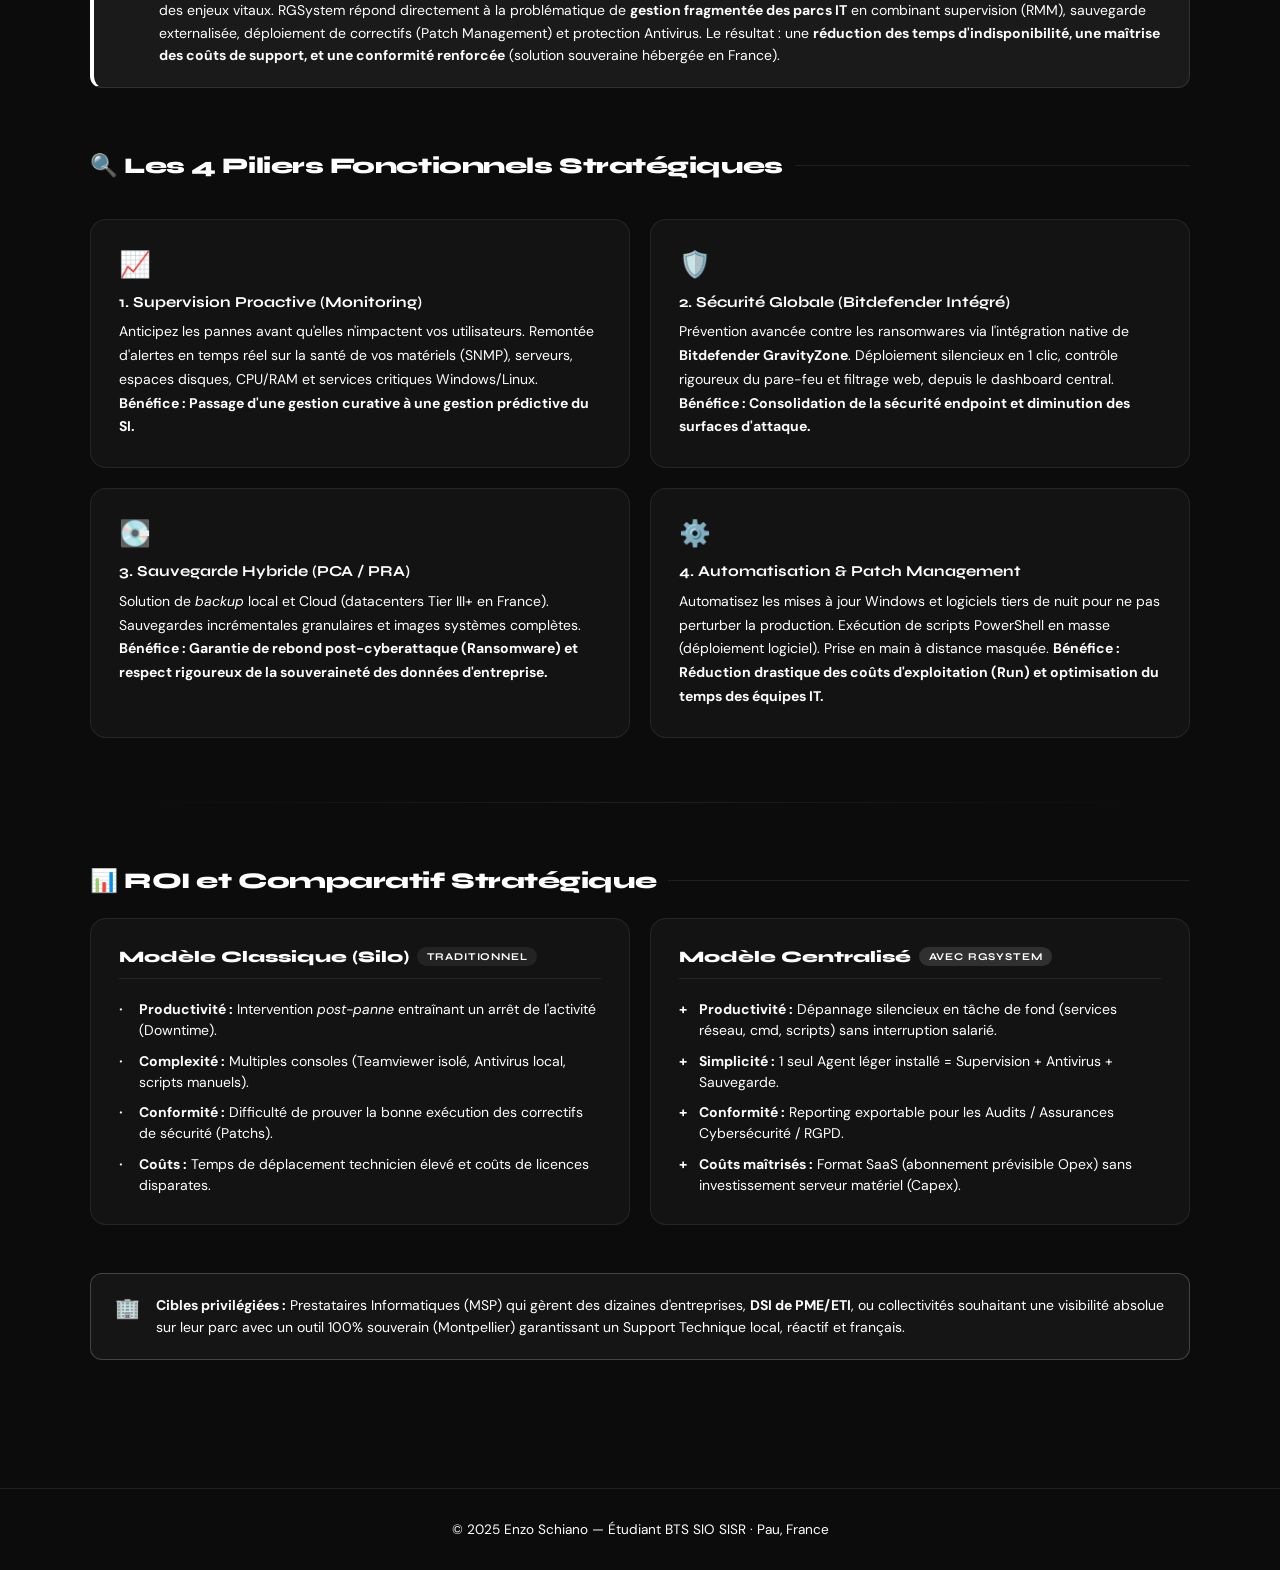
<file: rgsystem.html>
<!DOCTYPE html>
<html lang="fr">

<head>
    <meta charset="UTF-8" />
    <meta name="viewport" content="width=device-width, initial-scale=1.0" />
    <title>Enzo Schiano — BTS SIO SISR</title>
    <link rel="preconnect" href="https://fonts.googleapis.com">
    <link
        href="https://fonts.googleapis.com/css2?family=Syne:wght@400;600;700;800&family=DM+Sans:wght@300;400;500&display=swap"
        rel="stylesheet">
    <link rel="stylesheet" href="style.css">
</head>

<body>

    <nav>
        <a href="index.html" class="nav-logo" style="text-decoration:none;">Enzo<span>.</span>Schiano</a>
        <button class="nav-burger" id="burger-menu">
            <span></span>
            <span></span>
            <span></span>
        </button>
        <ul class="nav-tabs">
            <li><a href="index.html" >Accueil</a></li>
            <li><a href="cv.html">CV</a></li>
            <li><a href="stage.html">Stage</a></li>
            <li><a href="competences.html">Compétences</a></li>
            <li><a href="veille.html">Veille</a></li>
            <li><a href="rgsystem.html" class="active">Projets</a></li>
            <li><a href="contact.html">Contact</a></li>
        </ul>
    </nav>

    
<div id="rgsystem" style="padding-top: 4rem;">
        <section style="padding-top:6rem;">
            <div class="section-inner" style="max-width: 1100px;">
                <p class="section-label reveal">BTS SIO SISR</p>
                <h2 class="reveal">Projets de Fin d'Année<br>Situations Professionnelles</h2>
                <div class="veille-cards reveal" style="margin-top: 2.5rem;">
                    <div class="veille-card">
                        <div class="veille-card-icon">📂</div>
                        <div class="veille-card-title">Situation Professionnelle 1 (E4)</div>
                        <div class="veille-card-text">Dossier technique complet présentant la mise en œuvre de solutions d'infrastructure et de services réseau.</div>
                        <a href="pdf/Situation-1.pdf" target="_blank" class="btn-primary" style="margin-top: 1.5rem; width: 100%; justify-content: center; background: #222; color: #fff; border: 1px solid rgba(255,255,255,0.2);">Consulter le projet</a>
                    </div>
                    <div class="veille-card">
                        <div class="veille-card-icon">📂</div>
                        <div class="veille-card-title">Situation Professionnelle 2 (E5)</div>
                        <div class="veille-card-text">Dossier technique approfondi sur l'administration et la sécurisation des services informatiques.</div>
                        <a href="pdf/Situation-2.pdf" target="_blank" class="btn-primary" style="margin-top: 1.5rem; width: 100%; justify-content: center; background: #222; color: #fff; border: 1px solid rgba(255,255,255,0.2);">Consulter le projet</a>
                    </div>
                </div>
            </div>
        </section>

        <div class="divider"></div>

        <div class="veille-hero" style="padding-top: 6rem; padding-bottom:1rem;">
            <div class="veille-date-badge">💻 Gouvernance IT · Solution SaaS Souveraine</div>
            <h1 class="reveal">Piloter et Sécuriser avec<br><span class="highlight">RGSystem</span></h1>
            <p class="reveal">La plateforme RMM (Remote Monitoring & Management) 100% cloud développée en France. Unifiez la supervision de votre parc, automatisez sa maintenance et garantissez la sécurité de vos données (Sauvegarde & Antivirus) depuis une console web unique.</p>
            <a href="pdf/Introduction-a-RGSystem.pdf" target="_blank" class="btn-primary reveal" style="margin-top: 1.5rem; background: #222; color: #fff; border: 1px solid rgba(255,255,255,0.2);">📄 Documentation RGSystem (PDF)</a>
        </div>

        <div class="divider"></div>

        <section style="padding-top:4rem;">
            <div class="section-inner" style="max-width: 1100px;">
                
                <div class="info-banner reveal" style="border-left: 4px solid var(--accent); background: rgba(255,255,255,0.06);">
                    <div class="info-banner-icon">🎯</div>
                    <div class="info-banner-text">
                        <strong>Enjeux Direction & DSI : Pourquoi choisir RGSystem ?</strong><br>
                        Dans un contexte de cybermenaces croissantes et de télétravail généralisé, la disponibilité et la sécurité de l'infrastructure informatique sont devenues des enjeux vitaux. RGSystem répond directement à la problématique de <strong>gestion fragmentée des parcs IT</strong> en combinant supervision (RMM), sauvegarde externalisée, déploiement de correctifs (Patch Management) et protection Antivirus. Le résultat : une <strong>réduction des temps d'indisponibilité, une maîtrise des coûts de support, et une conformité renforcée</strong> (solution souveraine hébergée en France).
                    </div>
                </div>

                <div class="veille-section-title reveal" style="margin-top: 4rem;">🔍 Les 4 Piliers Fonctionnels Stratégiques</div>
                <div class="veille-cards reveal" style="margin-top: 2.5rem;">
                    <div class="veille-card">
                        <div class="veille-card-icon">📈</div>
                        <div class="veille-card-title">1. Supervision Proactive (Monitoring)</div>
                        <div class="veille-card-text">
                            Anticipez les pannes avant qu'elles n'impactent vos utilisateurs. Remontée d'alertes en temps réel sur la santé de vos matériels (SNMP), serveurs, espaces disques, CPU/RAM et services critiques Windows/Linux. <strong>Bénéfice : Passage d'une gestion curative à une gestion prédictive du SI.</strong>
                        </div>
                    </div>
                    <div class="veille-card">
                        <div class="veille-card-icon">🛡️</div>
                        <div class="veille-card-title">2. Sécurité Globale (Bitdefender Intégré)</div>
                        <div class="veille-card-text">
                            Prévention avancée contre les ransomwares via l'intégration native de <strong>Bitdefender GravityZone</strong>. Déploiement silencieux en 1 clic, contrôle rigoureux du pare-feu et filtrage web, depuis le dashboard central. <strong>Bénéfice : Consolidation de la sécurité endpoint et diminution des surfaces d'attaque.</strong>
                        </div>
                    </div>
                    <div class="veille-card">
                        <div class="veille-card-icon">💽</div>
                        <div class="veille-card-title">3. Sauvegarde Hybride (PCA / PRA)</div>
                        <div class="veille-card-text">
                            Solution de <em>backup</em> local et Cloud (datacenters Tier III+ en France). Sauvegardes incrémentales granulaires et images systèmes complètes. <strong>Bénéfice : Garantie de rebond post-cyberattaque (Ransomware) et respect rigoureux de la souveraineté des données d'entreprise.</strong>
                        </div>
                    </div>
                    <div class="veille-card">
                        <div class="veille-card-icon">⚙️</div>
                        <div class="veille-card-title">4. Automatisation & Patch Management</div>
                        <div class="veille-card-text">
                            Automatisez les mises à jour Windows et logiciels tiers de nuit pour ne pas perturber la production. Exécution de scripts PowerShell en masse (déploiement logiciel). Prise en main à distance masquée. <strong>Bénéfice : Réduction drastique des coûts d'exploitation (Run) et optimisation du temps des équipes IT.</strong>
                        </div>
                    </div>
                </div>

                <div class="divider" style="margin: 4rem 0;"></div>

                <div class="veille-section-title reveal">📊 ROI et Comparatif Stratégique</div>
                
                <div class="veille-compare reveal">
                    <div class="compare-col">
                        <div class="compare-header">Modèle Classique (Silo) <span class="compare-badge old">Traditionnel</span></div>
                        <ul class="compare-list">
                            <li><strong>Productivité :</strong> Intervention <em>post-panne</em> entraînant un arrêt de l'activité (Downtime).</li>
                            <li><strong>Complexité :</strong> Multiples consoles (Teamviewer isolé, Antivirus local, scripts manuels).</li>
                            <li><strong>Conformité :</strong> Difficulté de prouver la bonne exécution des correctifs de sécurité (Patchs).</li>
                            <li><strong>Coûts :</strong> Temps de déplacement technicien élevé et coûts de licences disparates.</li>
                        </ul>
                    </div>
                    <div class="compare-col">
                        <div class="compare-header">Modèle Centralisé <span class="compare-badge new">Avec RGSystem</span></div>
                        <ul class="compare-list">
                            <li class="plus"><strong>Productivité :</strong> Dépannage silencieux en tâche de fond (services réseau, cmd, scripts) sans interruption salarié.</li>
                            <li class="plus"><strong>Simplicité :</strong> 1 seul Agent léger installé = Supervision + Antivirus + Sauvegarde.</li>
                            <li class="plus"><strong>Conformité :</strong> Reporting exportable pour les Audits / Assurances Cybersécurité / RGPD.</li>
                            <li class="plus"><strong>Coûts maîtrisés :</strong> Format SaaS (abonnement prévisible Opex) sans investissement serveur matériel (Capex).</li>
                        </ul>
                    </div>
                </div>

                <div class="info-banner reveal" style="border-color: rgba(255,255,255,0.2); margin-top: 3rem;">
                    <div class="info-banner-icon">🏢</div>
                    <div class="info-banner-text"><strong>Cibles privilégiées :</strong> Prestataires Informatiques (MSP) qui gèrent des dizaines d'entreprises, <strong>DSI de PME/ETI</strong>, ou collectivités souhaitant une visibilité absolue sur leur parc avec un outil 100% souverain (Montpellier) garantissant un Support Technique local, réactif et français.</div>
                </div>

            </div>
        </section>

        
    </div>
    <footer>
        <p>© 2025 <span>Enzo Schiano</span> — Étudiant BTS SIO SISR · Pau, France</p>
    </footer>
    <script>
        // Animations au scroll (reveal)
        function triggerReveal() {
            const reveals = document.querySelectorAll('.reveal');
            const observer = new IntersectionObserver((entries) => {
                entries.forEach((entry, i) => {
                    if (entry.isIntersecting) {
                        setTimeout(() => entry.target.classList.add('visible'), (i % 6) * 80);
                        observer.unobserve(entry.target);
                    }
                });
            }, { threshold: 0.1 });
            
            reveals.forEach(el => el.classList.remove('visible'));
            reveals.forEach(el => observer.observe(el));
        }

        // Menu Burger
        const burgerMenu = document.getElementById('burger-menu');
        const navTabs = document.querySelector('.nav-tabs');

        if (burgerMenu) {
            burgerMenu.addEventListener('click', () => {
                burgerMenu.classList.toggle('active');
                navTabs.classList.toggle('show');
                document.body.style.overflow = navTabs.classList.contains('show') ? 'hidden' : '';
            });

            // Fermer le menu lors du clic sur un lien
            const navLinks = document.querySelectorAll('.nav-tabs a');
            navLinks.forEach(link => {
                link.addEventListener('click', () => {
                    burgerMenu.classList.remove('active');
                    navTabs.classList.remove('show');
                    document.body.style.overflow = '';
                });
            });
        }

        document.addEventListener('DOMContentLoaded', triggerReveal);
    </script>
</body>
</html>
</file>
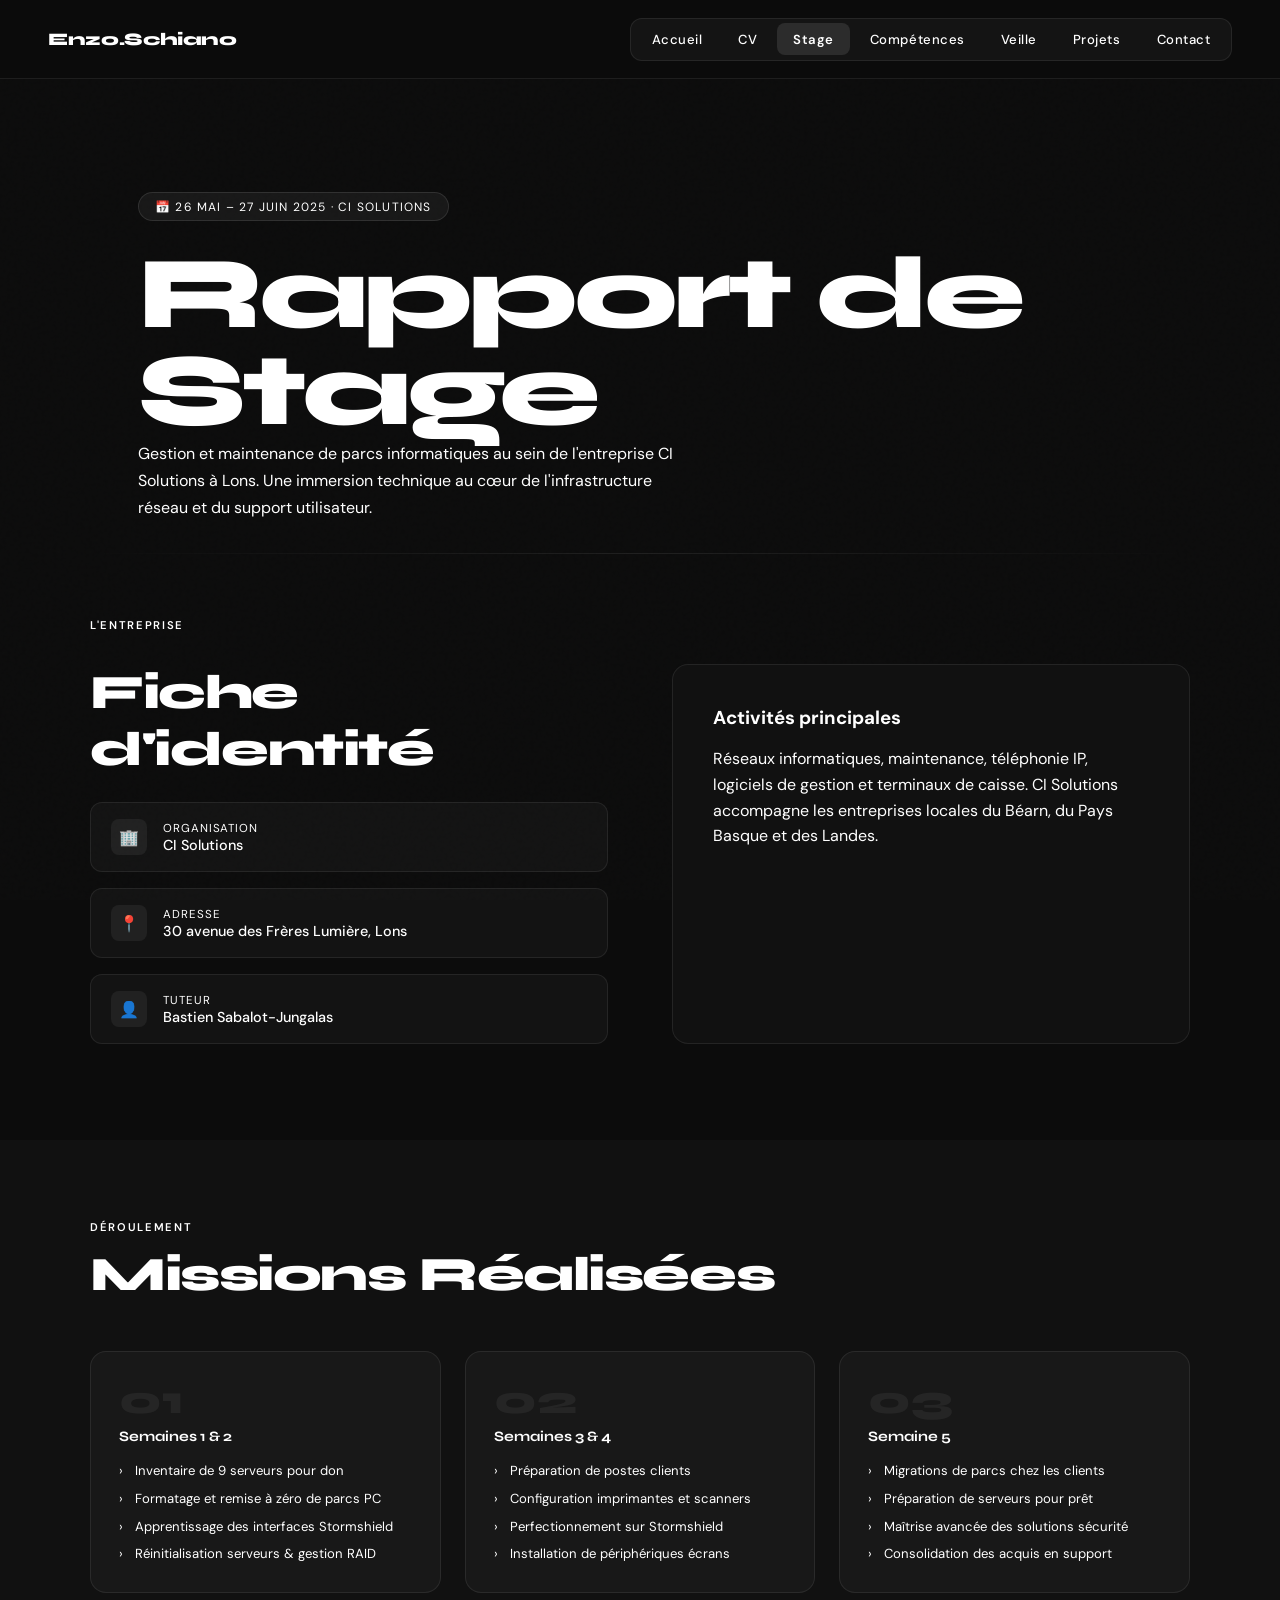
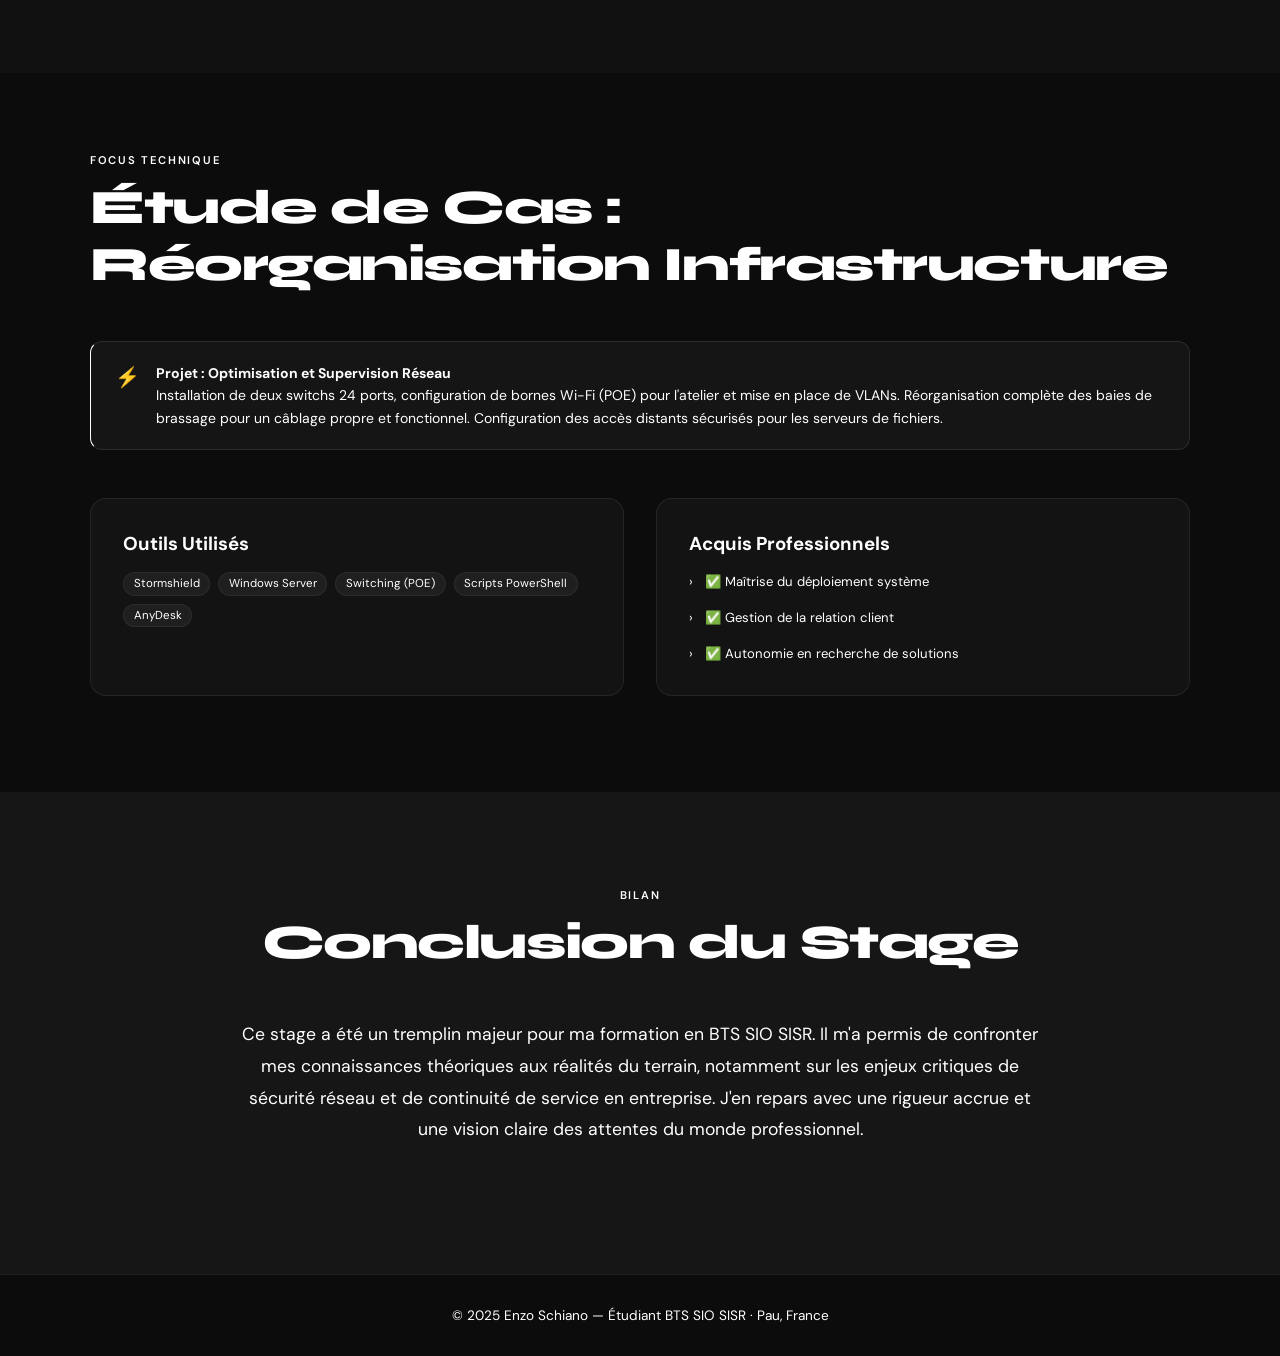
<file: stage.html>
<!DOCTYPE html>
<html lang="fr">

<head>
    <meta charset="UTF-8" />
    <meta name="viewport" content="width=device-width, initial-scale=1.0" />
    <title>Enzo Schiano — Rapport de Stage</title>
    <link rel="preconnect" href="https://fonts.googleapis.com">
    <link
        href="https://fonts.googleapis.com/css2?family=Syne:wght@400;600;700;800&family=DM+Sans:wght@300;400;500&display=swap"
        rel="stylesheet">
    <link rel="stylesheet" href="style.css">
</head>

<body>

    <nav>
        <button onclick="location.href='index.html'" class="nav-logo">Enzo<span>.</span>Schiano</button>
        <button class="nav-burger" id="burger-menu">
            <span></span>
            <span></span>
            <span></span>
        </button>
        <ul class="nav-tabs">
            <li><a href="index.html">Accueil</a></li>
            <li><a href="cv.html">CV</a></li>
            <li><a href="stage.html" class="active">Stage</a></li>
            <li><a href="competences.html">Compétences</a></li>
            <li><a href="veille.html">Veille</a></li>
            <li><a href="projets.html">Projets</a></li>
            <li><a href="contact.html">Contact</a></li>
        </ul>
    </nav>

    <div id="stage" style="padding-top: 4rem;">
        <div class="veille-hero" style="padding-bottom: 2rem;">
            <div class="veille-date-badge">📅 26 mai – 27 juin 2025 · CI Solutions</div>
            <h1 class="reveal">Rapport de<br><span class="highlight">Stage</span></h1>
            <p class="reveal">Gestion et maintenance de parcs informatiques au sein de l'entreprise CI Solutions à Lons. Une immersion technique au cœur de l'infrastructure réseau et du support utilisateur.</p>
        </div>

        <div class="divider"></div>

        <section style="padding-top: 4rem;">
            <div class="section-inner">
                <p class="section-label reveal">L'Entreprise</p>
                <div class="contact-wrapper" style="margin-top: 2rem; align-items: stretch;">
                    <div class="contact-info reveal">
                        <h2 style="margin-bottom: 1.5rem;">Fiche d'identité</h2>
                        <div class="contact-links">
                            <div class="contact-link-item">
                                <div class="contact-link-icon">🏢</div>
                                <div>
                                    <div class="contact-link-label">Organisation</div>
                                    <div class="contact-link-value">CI Solutions</div>
                                </div>
                            </div>
                            <div class="contact-link-item">
                                <div class="contact-link-icon">📍</div>
                                <div>
                                    <div class="contact-link-label">Adresse</div>
                                    <div class="contact-link-value">30 avenue des Frères Lumière, Lons</div>
                                </div>
                            </div>
                            <div class="contact-link-item">
                                <div class="contact-link-icon">👤</div>
                                <div>
                                    <div class="contact-link-label">Tuteur</div>
                                    <div class="contact-link-value">Bastien Sabalot-Jungalas</div>
                                </div>
                            </div>
                        </div>
                    </div>
                    <div class="skill-card reveal" style="padding: 2.5rem; background: var(--bg2);">
                        <h3 style="color: #fff; margin-bottom: 1rem;">Activités principales</h3>
                        <p style="color: var(--muted); line-height: 1.6;">Réseaux informatiques, maintenance, téléphonie IP, logiciels de gestion et terminaux de caisse. CI Solutions accompagne les entreprises locales du Béarn, du Pays Basque et des Landes.</p>
                    </div>
                </div>
            </div>
        </section>

        <section style="background: var(--bg2); padding-top: 5rem; padding-bottom: 5rem;">
            <div class="section-inner">
                <p class="section-label reveal">Déroulement</p>
                <h2 class="reveal">Missions Réalisées</h2>
                
                <div class="bts-grid" style="margin-top: 3rem;">
                    <div class="bts-card reveal">
                        <div class="bts-number">01</div>
                        <div class="bts-title">Semaines 1 & 2</div>
                        <ul class="bts-items">
                            <li>Inventaire de 9 serveurs pour don</li>
                            <li>Formatage et remise à zéro de parcs PC</li>
                            <li>Apprentissage des interfaces Stormshield</li>
                            <li>Réinitialisation serveurs & gestion RAID</li>
                        </ul>
                    </div>
                    <div class="bts-card reveal">
                        <div class="bts-number">02</div>
                        <div class="bts-title">Semaines 3 & 4</div>
                        <ul class="bts-items">
                            <li>Préparation de postes clients</li>
                            <li>Configuration imprimantes et scanners</li>
                            <li>Perfectionnement sur Stormshield</li>
                            <li>Installation de périphériques écrans</li>
                        </ul>
                    </div>
                    <div class="bts-card reveal">
                        <div class="bts-number">03</div>
                        <div class="bts-title">Semaine 5</div>
                        <ul class="bts-items">
                            <li>Migrations de parcs chez les clients</li>
                            <li>Préparation de serveurs pour prêt</li>
                            <li>Maîtrise avancée des solutions sécurité</li>
                            <li>Consolidation des acquis en support</li>
                        </ul>
                    </div>
                </div>
            </div>
        </section>

        <section style="padding-top: 5rem;">
            <div class="section-inner">
                <p class="section-label reveal">Focus Technique</p>
                <h2 class="reveal">Étude de Cas : Réorganisation Infrastructure</h2>
                <div class="info-banner reveal" style="margin-top: 2.5rem; border-left-color: var(--accent);">
                    <div class="info-banner-icon">⚡</div>
                    <div class="info-banner-text">
                        <strong>Projet : Optimisation et Supervision Réseau</strong><br>
                        Installation de deux switchs 24 ports, configuration de bornes Wi-Fi (POE) pour l'atelier et mise en place de VLANs. Réorganisation complète des baies de brassage pour un câblage propre et fonctionnel. Configuration des accès distants sécurisés pour les serveurs de fichiers.
                    </div>
                </div>
                
                <div style="display: grid; grid-template-columns: repeat(auto-fit, minmax(300px, 1fr)); gap: 2rem; margin-top: 3rem;">
                    <div class="skill-card reveal" style="padding: 2rem;">
                        <h3 style="color: #fff; margin-bottom: 1rem;">Outils Utilisés</h3>
                        <div style="display: flex; flex-wrap: wrap; gap: 0.5rem;">
                            <span class="skill-pill">Stormshield</span>
                            <span class="skill-pill">Windows Server</span>
                            <span class="skill-pill">Switching (POE)</span>
                            <span class="skill-pill">Scripts PowerShell</span>
                            <span class="skill-pill">AnyDesk</span>
                        </div>
                    </div>
                    <div class="skill-card reveal" style="padding: 2rem;">
                        <h3 style="color: #fff; margin-bottom: 1rem;">Acquis Professionnels</h3>
                        <ul class="bts-items" style="padding-left: 0;">
                            <li style="margin-bottom: 0.5rem;">✅ Maîtrise du déploiement système</li>
                            <li style="margin-bottom: 0.5rem;">✅ Gestion de la relation client</li>
                            <li>✅ Autonomie en recherche de solutions</li>
                        </ul>
                    </div>
                </div>
            </div>
        </section>

        <section style="background: var(--bg3); padding-top: 6rem; padding-bottom: 6rem;">
            <div class="section-inner" style="text-align: center;">
                <p class="section-label reveal">Bilan</p>
                <h2 class="reveal">Conclusion du Stage</h2>
                <p class="reveal" style="max-width: 800px; margin: 2rem auto; color: var(--muted); line-height: 1.8; font-size: 1.1rem;">
                    Ce stage a été un tremplin majeur pour ma formation en BTS SIO SISR. Il m'a permis de confronter mes connaissances théoriques aux réalités du terrain, notamment sur les enjeux critiques de sécurité réseau et de continuité de service en entreprise. J'en repars avec une rigueur accrue et une vision claire des attentes du monde professionnel.
                </p>
            </div>
        </section>
    </div>

    <footer>
        <p>© 2025 <span>Enzo Schiano</span> — Étudiant BTS SIO SISR · Pau, France</p>
    </footer>

    <script>
        // Animations au scroll (reveal)
        function triggerReveal() {
            const reveals = document.querySelectorAll('.reveal');
            const observer = new IntersectionObserver((entries) => {
                entries.forEach((entry, i) => {
                    if (entry.isIntersecting) {
                        setTimeout(() => entry.target.classList.add('visible'), (i % 6) * 80);
                        observer.unobserve(entry.target);
                    }
                });
            }, { threshold: 0.1 });
            
            reveals.forEach(el => el.classList.remove('visible'));
            reveals.forEach(el => observer.observe(el));
        }

        // Menu Burger
        const burgerMenu = document.getElementById('burger-menu');
        const navTabs = document.querySelector('.nav-tabs');

        if (burgerMenu) {
            burgerMenu.addEventListener('click', () => {
                burgerMenu.classList.toggle('active');
                navTabs.classList.toggle('show');
                document.body.style.overflow = navTabs.classList.contains('show') ? 'hidden' : '';
            });

            // Fermer le menu lors du clic sur un lien
            const navLinks = document.querySelectorAll('.nav-tabs a');
            navLinks.forEach(link => {
                link.addEventListener('click', () => {
                    burgerMenu.classList.remove('active');
                    navTabs.classList.remove('show');
                    document.body.style.overflow = '';
                });
            });
        }

        document.addEventListener('DOMContentLoaded', triggerReveal);
    </script>
</body>

</html>
</file>
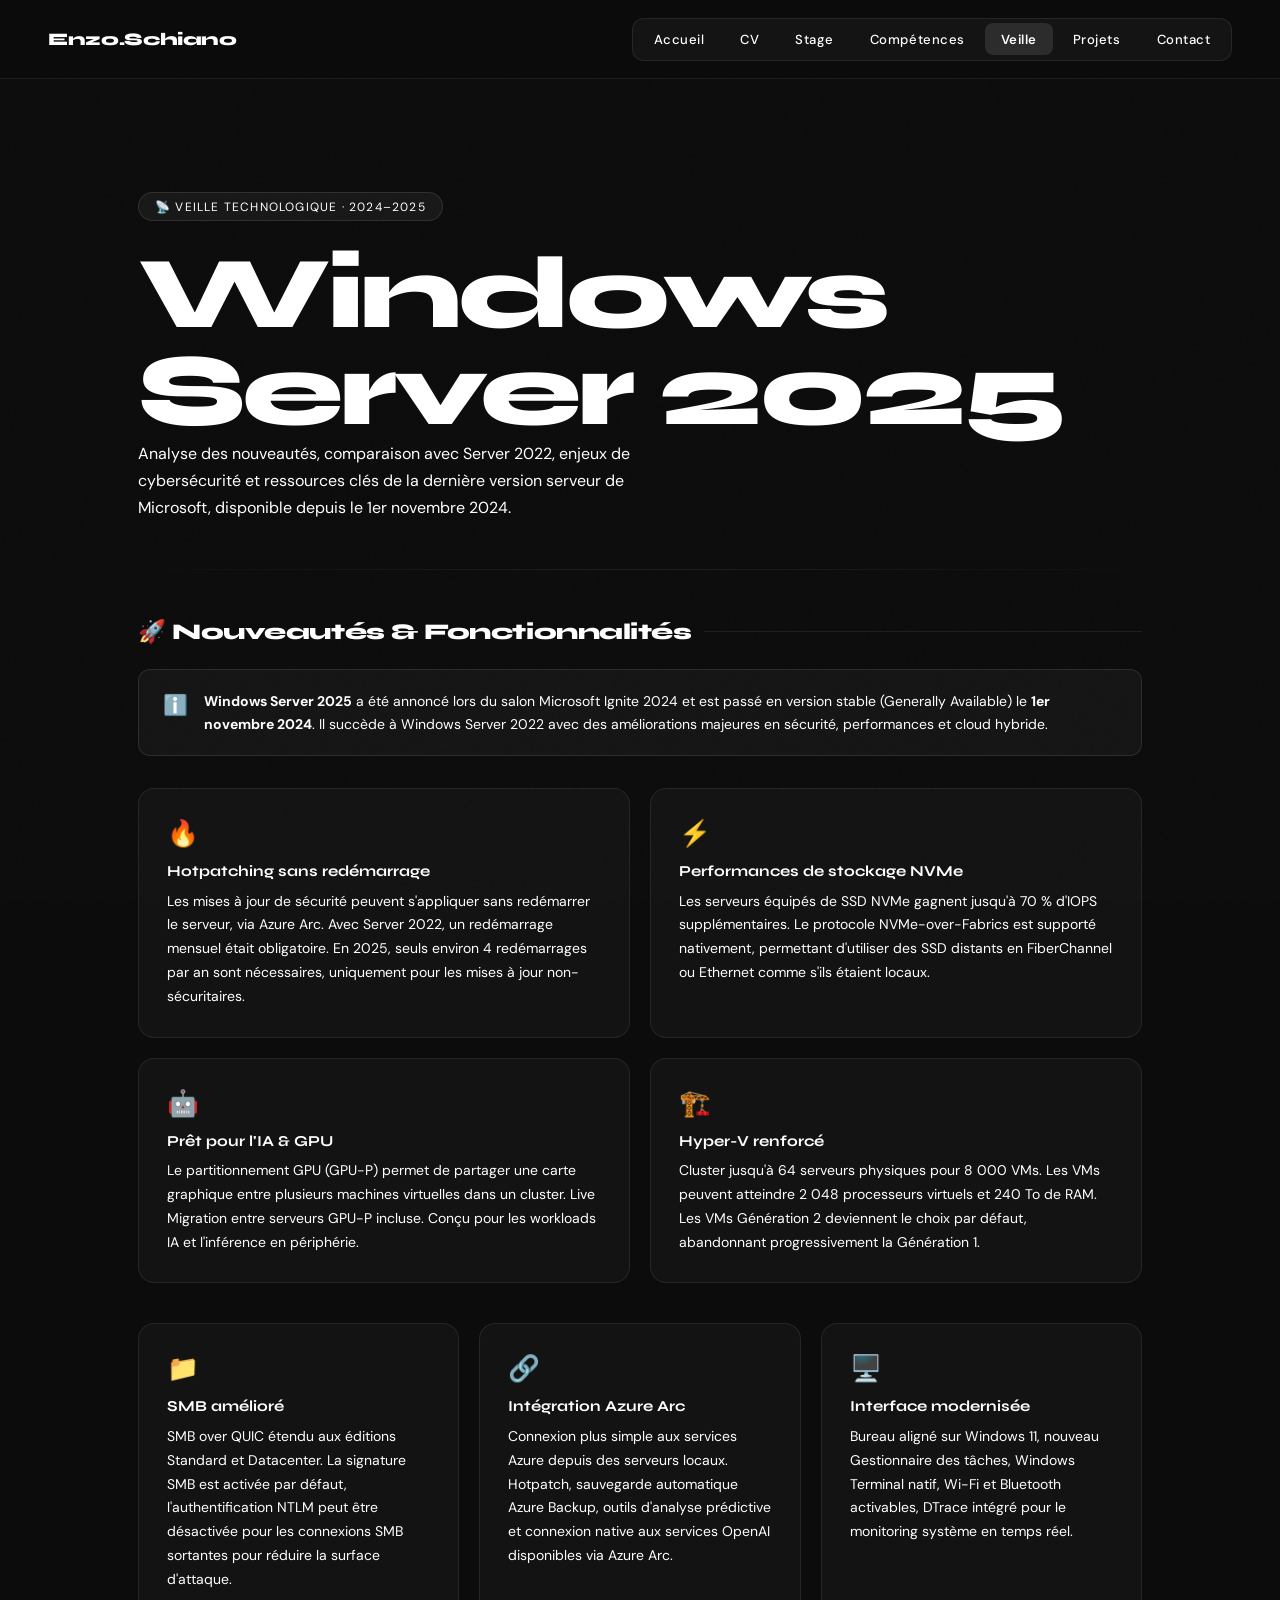
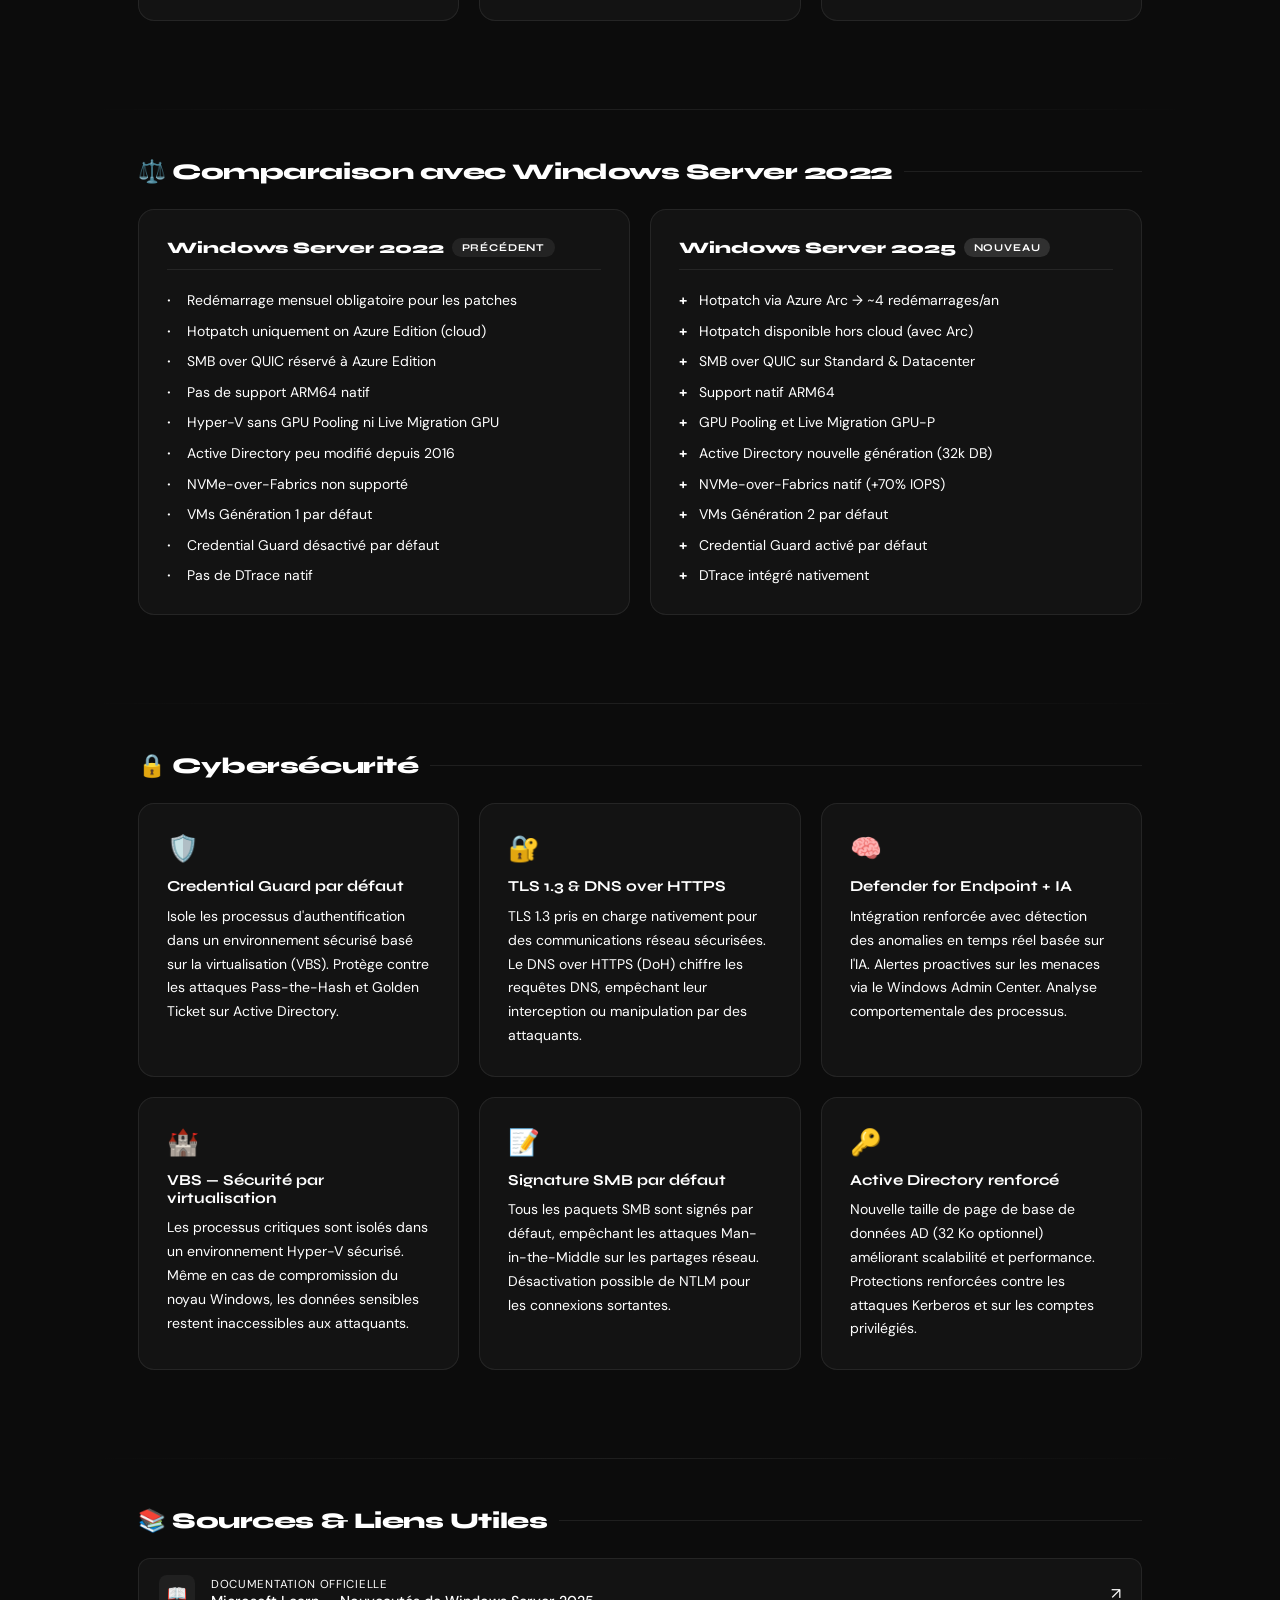
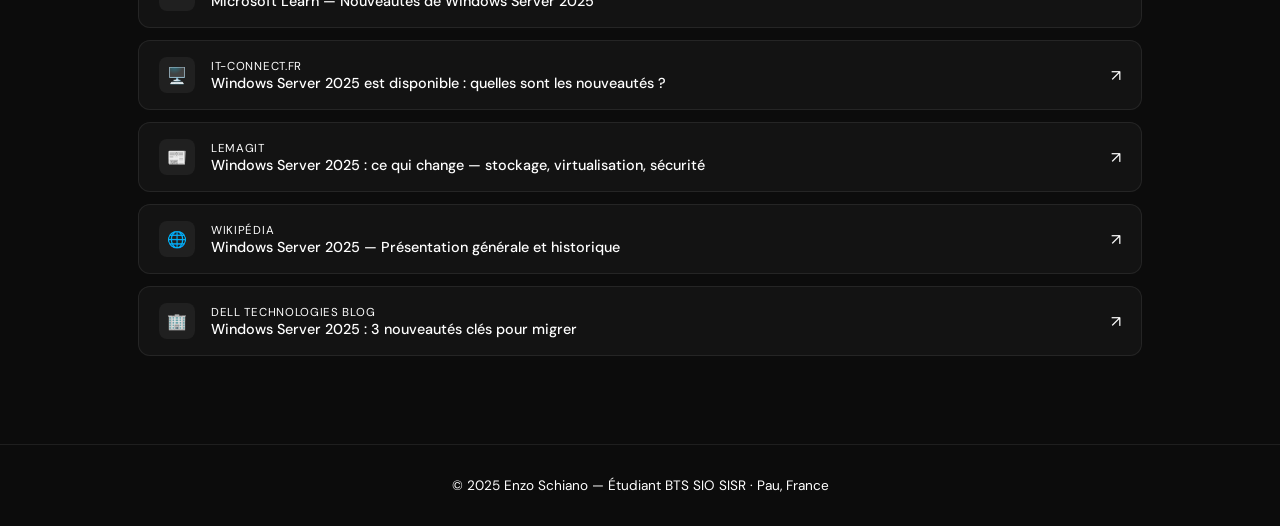
<file: veille.html>
<!DOCTYPE html>
<html lang="fr">

<head>
    <meta charset="UTF-8" />
    <meta name="viewport" content="width=device-width, initial-scale=1.0" />
    <title>Enzo Schiano — BTS SIO SISR</title>
    <link rel="preconnect" href="https://fonts.googleapis.com">
    <link
        href="https://fonts.googleapis.com/css2?family=Syne:wght@400;600;700;800&family=DM+Sans:wght@300;400;500&display=swap"
        rel="stylesheet">
    <link rel="stylesheet" href="style.css">
</head>

<body>

    <nav>
        <a href="index.html" class="nav-logo" style="text-decoration:none;">Enzo<span>.</span>Schiano</a>
        <button class="nav-burger" id="burger-menu">
            <span></span>
            <span></span>
            <span></span>
        </button>
        <ul class="nav-tabs">
            <li><a href="index.html" >Accueil</a></li>
            <li><a href="cv.html">CV</a></li>
            <li><a href="stage.html">Stage</a></li>
            <li><a href="competences.html">Compétences</a></li>
            <li><a href="veille.html" class="active">Veille</a></li>
            <li><a href="projets.html">Projets</a></li>
            <li><a href="contact.html">Contact</a></li>
        </ul>
    </nav>

    
<div id="veille" style="padding-top: 4rem;">
        <div class="veille-hero">
            <div class="veille-date-badge">📡 Veille technologique · 2024–2025</div>
            <h1 class="reveal">Windows<br><span class="highlight">Server 2025</span></h1>
            <p class="reveal">Analyse des nouveautés, comparaison avec Server 2022, enjeux de cybersécurité et
                ressources clés de la dernière version serveur de Microsoft, disponible depuis le 1er novembre 2024.</p>
        </div>

        <div class="divider"></div>

        <div class="veille-section">
            <div class="veille-section-title reveal">🚀 Nouveautés &amp; Fonctionnalités</div>
            <div class="info-banner reveal">
                <div class="info-banner-icon">ℹ️</div>
                <div class="info-banner-text"><strong>Windows Server 2025</strong> a été annoncé lors du salon Microsoft
                    Ignite 2024 et est passé en version stable (Generally Available) le <strong>1er novembre
                        2024</strong>. Il succède à Windows Server 2022 avec des améliorations majeures en sécurité,
                    performances et cloud hybride.</div>
            </div>
            <div class="veille-cards reveal">
                <div class="veille-card">
                    <div class="veille-card-icon">🔥</div>
                    <div class="veille-card-title">Hotpatching sans redémarrage</div>
                    <div class="veille-card-text">Les mises à jour de sécurité peuvent s'appliquer sans redémarrer le
                        serveur, via Azure Arc. Avec Server 2022, un redémarrage mensuel était obligatoire. En 2025,
                        seuls environ 4 redémarrages par an sont nécessaires, uniquement pour les mises à jour
                        non-sécuritaires.</div>
                </div>
                <div class="veille-card">
                    <div class="veille-card-icon">⚡</div>
                    <div class="veille-card-title">Performances de stockage NVMe</div>
                    <div class="veille-card-text">Les serveurs équipés de SSD NVMe gagnent jusqu'à 70 % d'IOPS
                        supplémentaires. Le protocole NVMe-over-Fabrics est supporté nativement, permettant d'utiliser
                        des SSD distants en FiberChannel ou Ethernet comme s'ils étaient locaux.</div>
                </div>
                <div class="veille-card">
                    <div class="veille-card-icon">🤖</div>
                    <div class="veille-card-title">Prêt pour l'IA &amp; GPU</div>
                    <div class="veille-card-text">Le partitionnement GPU (GPU-P) permet de partager une carte graphique
                        entre plusieurs machines virtuelles dans un cluster. Live Migration entre serveurs GPU-P
                        incluse. Conçu pour les workloads IA et l'inférence en périphérie.</div>
                </div>
                <div class="veille-card">
                    <div class="veille-card-icon">🏗️</div>
                    <div class="veille-card-title">Hyper-V renforcé</div>
                    <div class="veille-card-text">Cluster jusqu'à 64 serveurs physiques pour 8 000 VMs. Les VMs peuvent
                        atteindre 2 048 processeurs virtuels et 240 To de RAM. Les VMs Génération 2 deviennent le choix
                        par défaut, abandonnant progressivement la Génération 1.</div>
                </div>
            </div>
            <div class="veille-cards three reveal">
                <div class="veille-card">
                    <div class="veille-card-icon">📁</div>
                    <div class="veille-card-title">SMB amélioré</div>
                    <div class="veille-card-text">SMB over QUIC étendu aux éditions Standard et Datacenter. La signature
                        SMB est activée par défaut, l'authentification NTLM peut être désactivée pour les connexions SMB
                        sortantes pour réduire la surface d'attaque.</div>
                </div>
                <div class="veille-card">
                    <div class="veille-card-icon">🔗</div>
                    <div class="veille-card-title">Intégration Azure Arc</div>
                    <div class="veille-card-text">Connexion plus simple aux services Azure depuis des serveurs locaux.
                        Hotpatch, sauvegarde automatique Azure Backup, outils d'analyse prédictive et connexion native
                        aux services OpenAI disponibles via Azure Arc.</div>
                </div>
                <div class="veille-card">
                    <div class="veille-card-icon">🖥️</div>
                    <div class="veille-card-title">Interface modernisée</div>
                    <div class="veille-card-text">Bureau aligné sur Windows 11, nouveau Gestionnaire des tâches, Windows
                        Terminal natif, Wi-Fi et Bluetooth activables, DTrace intégré pour le monitoring système en
                        temps réel.</div>
                </div>
            </div>
        </div>

        <div class="divider" style="max-width:1100px;margin:0 auto;"></div>

        <div class="veille-section">
            <div class="veille-section-title reveal">⚖️ Comparaison avec Windows Server 2022</div>
            <div class="veille-compare reveal">
                <div class="compare-col">
                    <div class="compare-header">Windows Server 2022 <span class="compare-badge old">Précédent</span>
                    </div>
                    <ul class="compare-list">
                        <li>Redémarrage mensuel obligatoire pour les patches</li>
                        <li>Hotpatch uniquement on Azure Edition (cloud)</li>
                        <li>SMB over QUIC réservé à Azure Edition</li>
                        <li>Pas de support ARM64 natif</li>
                        <li>Hyper-V sans GPU Pooling ni Live Migration GPU</li>
                        <li>Active Directory peu modifié depuis 2016</li>
                        <li>NVMe-over-Fabrics non supporté</li>
                        <li>VMs Génération 1 par défaut</li>
                        <li>Credential Guard désactivé par défaut</li>
                        <li>Pas de DTrace natif</li>
                    </ul>
                </div>
                <div class="compare-col">
                    <div class="compare-header">Windows Server 2025 <span class="compare-badge new">Nouveau</span></div>
                    <ul class="compare-list">
                        <li class="plus">Hotpatch via Azure Arc → ~4 redémarrages/an</li>
                        <li class="plus">Hotpatch disponible hors cloud (avec Arc)</li>
                        <li class="plus">SMB over QUIC sur Standard &amp; Datacenter</li>
                        <li class="plus">Support natif ARM64</li>
                        <li class="plus">GPU Pooling et Live Migration GPU-P</li>
                        <li class="plus">Active Directory nouvelle génération (32k DB)</li>
                        <li class="plus">NVMe-over-Fabrics natif (+70% IOPS)</li>
                        <li class="plus">VMs Génération 2 par défaut</li>
                        <li class="plus">Credential Guard activé par défaut</li>
                        <li class="plus">DTrace intégré nativement</li>
                    </ul>
                </div>
            </div>
        </div>

        <div class="divider" style="max-width:1100px;margin:0 auto;"></div>

        <div class="veille-section">
            <div class="veille-section-title reveal">🔒 Cybersécurité</div>
            <div class="veille-cards three reveal">
                <div class="veille-card">
                    <div class="veille-card-icon">🛡️</div>
                    <div class="veille-card-title">Credential Guard par défaut</div>
                    <div class="veille-card-text">Isole les processus d'authentification dans un environnement sécurisé
                        basé sur la virtualisation (VBS). Protège contre les attaques Pass-the-Hash et Golden Ticket sur
                        Active Directory.</div>
                </div>
                <div class="veille-card">
                    <div class="veille-card-icon">🔐</div>
                    <div class="veille-card-title">TLS 1.3 &amp; DNS over HTTPS</div>
                    <div class="veille-card-text">TLS 1.3 pris en charge nativement pour des communications réseau
                        sécurisées. Le DNS over HTTPS (DoH) chiffre les requêtes DNS, empêchant leur interception ou
                        manipulation par des attaquants.</div>
                </div>
                <div class="veille-card">
                    <div class="veille-card-icon">🧠</div>
                    <div class="veille-card-title">Defender for Endpoint + IA</div>
                    <div class="veille-card-text">Intégration renforcée avec détection des anomalies en temps réel basée
                        sur l'IA. Alertes proactives sur les menaces via le Windows Admin Center. Analyse
                        comportementale des processus.</div>
                </div>
                <div class="veille-card">
                    <div class="veille-card-icon">🏰</div>
                    <div class="veille-card-title">VBS — Sécurité par virtualisation</div>
                    <div class="veille-card-text">Les processus critiques sont isolés dans un environnement Hyper-V
                        sécurisé. Même en cas de compromission du noyau Windows, les données sensibles restent
                        inaccessibles aux attaquants.</div>
                </div>
                <div class="veille-card">
                    <div class="veille-card-icon">📝</div>
                    <div class="veille-card-title">Signature SMB par défaut</div>
                    <div class="veille-card-text">Tous les paquets SMB sont signés par défaut, empêchant les attaques
                        Man-in-the-Middle sur les partages réseau. Désactivation possible de NTLM pour les connexions
                        sortantes.</div>
                </div>
                <div class="veille-card">
                    <div class="veille-card-icon">🔑</div>
                    <div class="veille-card-title">Active Directory renforcé</div>
                    <div class="veille-card-text">Nouvelle taille de page de base de données AD (32 Ko optionnel)
                        améliorant scalabilité et performance. Protections renforcées contre les attaques Kerberos et
                        sur les comptes privilégiés.</div>
                </div>
            </div>
        </div>

        <div class="divider" style="max-width:1100px;margin:0 auto;"></div>

        <div class="veille-section">
            <div class="veille-section-title reveal">📚 Sources &amp; Liens Utiles</div>
            <div class="veille-sources reveal">
                <a href="https://learn.microsoft.com/fr-fr/windows-server/get-started/whats-new-windows-server-2025"
                    target="_blank" class="source-item">
                    <div class="source-icon">📖</div>
                    <div>
                        <div class="source-label">Documentation officielle</div>
                        <div class="source-title">Microsoft Learn — Nouveautés de Windows Server 2025</div>
                    </div>
                    <div class="source-arrow">↗</div>
                </a>
                <a href="https://www.it-connect.fr/windows-server-2025-est-disponible-quelles-sont-les-nouveautes/"
                    target="_blank" class="source-item">
                    <div class="source-icon">🖥️</div>
                    <div>
                        <div class="source-label">IT-Connect.fr</div>
                        <div class="source-title">Windows Server 2025 est disponible : quelles sont les nouveautés ?
                        </div>
                    </div>
                    <div class="source-arrow">↗</div>
                </a>
                <a href="https://www.lemagit.fr/actualites/366613306/Windows-Server-2025-ce-qui-change-des-novembre-2024"
                    target="_blank" class="source-item">
                    <div class="source-icon">📰</div>
                    <div>
                        <div class="source-label">LeMagIT</div>
                        <div class="source-title">Windows Server 2025 : ce qui change — stockage, virtualisation,
                            sécurité</div>
                    </div>
                    <div class="source-arrow">↗</div>
                </a>
                <a href="https://fr.wikipedia.org/wiki/Windows_Server_2025" target="_blank" class="source-item">
                    <div class="source-icon">🌐</div>
                    <div>
                        <div class="source-label">Wikipédia</div>
                        <div class="source-title">Windows Server 2025 — Présentation générale et historique</div>
                    </div>
                    <div class="source-arrow">↗</div>
                </a>
                <a href="https://www.dell.com/fr-fr/blog/windows-server-2025-3-nouveautes-qui-sont-autant-de-raisons-de-migrer/"
                    target="_blank" class="source-item">
                    <div class="source-icon">🏢</div>
                    <div>
                        <div class="source-label">Dell Technologies Blog</div>
                        <div class="source-title">Windows Server 2025 : 3 nouveautés clés pour migrer</div>
                    </div>
                    <div class="source-arrow">↗</div>
                </a>
            </div>
        </div>

        
    </div>
    <footer>
        <p>© 2025 <span>Enzo Schiano</span> — Étudiant BTS SIO SISR · Pau, France</p>
    </footer>
    <script>
        // Animations au scroll (reveal)
        function triggerReveal() {
            const reveals = document.querySelectorAll('.reveal');
            const observer = new IntersectionObserver((entries) => {
                entries.forEach((entry, i) => {
                    if (entry.isIntersecting) {
                        setTimeout(() => entry.target.classList.add('visible'), (i % 6) * 80);
                        observer.unobserve(entry.target);
                    }
                });
            }, { threshold: 0.1 });
            
            reveals.forEach(el => el.classList.remove('visible'));
            reveals.forEach(el => observer.observe(el));
        }

        // Menu Burger
        const burgerMenu = document.getElementById('burger-menu');
        const navTabs = document.querySelector('.nav-tabs');

        if (burgerMenu) {
            burgerMenu.addEventListener('click', () => {
                burgerMenu.classList.toggle('active');
                navTabs.classList.toggle('show');
                document.body.style.overflow = navTabs.classList.contains('show') ? 'hidden' : '';
            });

            // Fermer le menu lors du clic sur un lien
            const navLinks = document.querySelectorAll('.nav-tabs a');
            navLinks.forEach(link => {
                link.addEventListener('click', () => {
                    burgerMenu.classList.remove('active');
                    navTabs.classList.remove('show');
                    document.body.style.overflow = '';
                });
            });
        }

        document.addEventListener('DOMContentLoaded', triggerReveal);
    </script>
</body>
</html>
</file>
<file: style.css>
*,
        *::before,
        *::after {
            box-sizing: border-box;
            margin: 0;
            padding: 0;
        }

        :root {
            --bg: #0c0c0c;
            --bg2: #111111;
            --bg3: #161616;
            --accent: #ffffff;
            --accent2: #ffffff;
            --text: #ffffff;
            --muted: #ffffff;
            --border: rgba(255, 255, 255, 0.08);
            --card: rgba(255, 255, 255, 0.03);
        }

        html {
            scroll-behavior: smooth;
        }

        body {
            font-family: 'DM Sans', sans-serif;
            background: var(--bg);
            color: var(--text);
            min-height: 100vh;
            overflow-x: hidden;
        }

        body::before {
            content: '';
            position: fixed;
            inset: 0;
            background-image: url("data:image/svg+xml,%3Csvg viewBox='0 0 256 256' xmlns='http://www.w3.org/2000/svg'%3E%3Cfilter id='noise'%3E%3CfeTurbulence type='fractalNoise' baseFrequency='0.9' numOctaves='4' stitchTiles='stitch'/%3E%3C/filter%3E%3Crect width='100%25' height='100%25' filter='url(%23noise)' opacity='0.04'/%3E%3C/svg%3E");
            pointer-events: none;
            z-index: 0;
            opacity: 0.4;
        }

        nav {
            position: fixed;
            top: 0;
            left: 0;
            right: 0;
            z-index: 100;
            display: flex;
            justify-content: space-between;
            align-items: center;
            padding: 1.1rem 3rem;
            backdrop-filter: blur(20px);
            background: rgba(12, 12, 12, 0.88);
            border-bottom: 1px solid var(--border);
        }

        .nav-logo {
            font-family: 'Syne', sans-serif;
            font-weight: 800;
            font-size: 1.1rem;
            letter-spacing: -0.02em;
            color: var(--text);
            text-decoration: none;
            cursor: pointer;
            background: none;
            border: none;
        }

        .nav-logo span {
            color: var(--muted);
        }

        .nav-tabs {
            display: flex;
            gap: 0.25rem;
            list-style: none;
            background: rgba(255, 255, 255, 0.04);
            border: 1px solid var(--border);
            border-radius: 12px;
            padding: 0.3rem;
        }

        .nav-tabs li a {
            background: none;
            border: none;
            color: var(--muted);
            font-family: 'DM Sans', sans-serif;
            font-size: 0.82rem;
            font-weight: 500;
            letter-spacing: 0.04em;
            padding: 0.45rem 1rem;
            border-radius: 8px;
            cursor: pointer;
            transition: all 0.2s;
            white-space: nowrap;
            text-decoration: none;
            display: inline-block;
        }

        .nav-tabs li a:hover {
            color: var(--text);
        }

        .nav-tabs li a.active {
            background: rgba(255, 255, 255, 0.1);
            color: var(--accent2);
            font-weight: 600;
        }

        section {
            position: relative;
            z-index: 1;
            padding: 6rem 3rem;
            min-height: auto;
        }

        .section-inner {
            max-width: 1100px;
            margin: 0 auto;
        }

        .section-label {
            font-size: 0.7rem;
            text-transform: uppercase;
            letter-spacing: 0.15em;
            color: var(--muted);
            font-weight: 600;
            margin-bottom: 0.75rem;
        }

        h2 {
            font-family: 'Syne', sans-serif;
            font-size: clamp(2rem, 4vw, 3rem);
            font-weight: 800;
            letter-spacing: -0.03em;
            margin-bottom: 3rem;
        }

        .divider {
            height: 1px;
            background: linear-gradient(90deg, transparent, var(--border), transparent);
            max-width: 1100px;
            margin: 0 auto;
        }

        /* HERO */
        #hero {
            min-height: 100vh;
            display: flex;
            align-items: center;
            padding: 6rem 3rem 4rem;
            overflow: hidden;
        }

        .hero-glow {
            position: absolute;
            width: 500px;
            height: 500px;
            background: radial-gradient(circle, rgba(255, 255, 255, 0.04) 0%, transparent 70%);
            top: -80px;
            right: -80px;
            pointer-events: none;
        }

        .hero-content {
            max-width: 1100px;
            margin: 0 auto;
            position: relative;
            z-index: 1;
        }

        .hero-tag {
            display: inline-flex;
            align-items: center;
            gap: 0.5rem;
            background: rgba(255, 255, 255, 0.05);
            border: 1px solid rgba(255, 255, 255, 0.1);
            border-radius: 100px;
            padding: 0.35rem 1rem;
            font-size: 0.75rem;
            letter-spacing: 0.1em;
            text-transform: uppercase;
            color: #ffffff;
            margin-bottom: 2rem;
            animation: fadeUp 0.6s ease both;
        }

        .hero-tag::before {
            content: '';
            width: 6px;
            height: 6px;
            background: #ffffff;
            border-radius: 50%;
            animation: pulse 2s infinite;
        }

        @keyframes pulse {

            0%,
            100% {
                opacity: 1;
                transform: scale(1);
            }

            50% {
                opacity: 0.4;
                transform: scale(1.4);
            }
        }

        h1 {
            font-family: 'Syne', sans-serif;
            font-size: clamp(3.5rem, 8vw, 7rem);
            font-weight: 800;
            line-height: 0.95;
            letter-spacing: -0.04em;
            animation: fadeUp 0.6s 0.1s ease both;
        }

        h1 .highlight {
            background: #ffffff;
            -webkit-background-clip: text;
            -webkit-text-fill-color: transparent;
            background-clip: text;
        }

        .hero-subtitle {
            margin-top: 1.5rem;
            font-size: 1.1rem;
            color: var(--muted);
            max-width: 460px;
            line-height: 1.7;
            animation: fadeUp 0.6s 0.2s ease both;
        }

        .hero-actions {
            display: flex;
            gap: 1rem;
            margin-top: 2.5rem;
            animation: fadeUp 0.6s 0.3s ease both;
        }

        .btn-primary {
            display: inline-flex;
            align-items: center;
            gap: 0.5rem;
            background: #ffffff;
            color: #0c0c0c;
            padding: 0.85rem 1.8rem;
            border-radius: 8px;
            text-decoration: none;
            font-weight: 700;
            font-size: 0.9rem;
            border: none;
            cursor: pointer;
            transition: all 0.2s;
        }

        .btn-primary:hover {
            background: #ffffff;
            transform: translateY(-2px);
            box-shadow: 0 8px 24px rgba(255, 255, 255, 0.1);
        }

        .btn-outline {
            display: inline-flex;
            align-items: center;
            gap: 0.5rem;
            background: transparent;
            color: var(--text);
            padding: 0.85rem 1.8rem;
            border-radius: 8px;
            text-decoration: none;
            font-weight: 500;
            font-size: 0.9rem;
            border: 1px solid var(--border);
            cursor: pointer;
            transition: all 0.2s;
        }

        .btn-outline:hover {
            border-color: rgba(255, 255, 255, 0.3);
            color: #ffffff;
            transform: translateY(-2px);
        }

        .hero-meta {
            display: flex;
            gap: 3rem;
            margin-top: 4rem;
            animation: fadeUp 0.6s 0.4s ease both;
        }

        .hero-meta-label {
            font-size: 0.7rem;
            text-transform: uppercase;
            letter-spacing: 0.1em;
            color: var(--muted);
        }

        .hero-meta-value {
            font-family: 'Syne', sans-serif;
            font-weight: 700;
            font-size: 1.05rem;
            margin-top: 0.2rem;
        }

        @keyframes fadeUp {
            from {
                opacity: 0;
                transform: translateY(24px);
            }

            to {
                opacity: 1;
                transform: translateY(0);
            }
        }

        /* TIMELINE */
        #experience {
            background: var(--bg2);
        }

        .timeline {
            position: relative;
        }

        .timeline::before {
            content: '';
            position: absolute;
            left: 0;
            top: 0;
            bottom: 0;
            width: 2px;
            background: linear-gradient(180deg, #ffffff, transparent);
            border-radius: 2px;
        }

        .timeline-item {
            padding-left: 2.5rem;
            margin-bottom: 3rem;
            position: relative;
        }

        .timeline-item::before {
            content: '';
            position: absolute;
            left: -5px;
            top: 6px;
            width: 12px;
            height: 12px;
            background: #ffffff;
            border-radius: 50%;
            border: 3px solid var(--bg2);
        }

        .timeline-date {
            font-size: 0.75rem;
            color: #ffffff;
            font-weight: 600;
            letter-spacing: 0.08em;
            text-transform: uppercase;
            margin-bottom: 0.4rem;
        }

        .timeline-title {
            font-family: 'Syne', sans-serif;
            font-weight: 700;
            font-size: 1.05rem;
            margin-bottom: 0.2rem;
        }

        .timeline-company {
            color: var(--muted);
            font-size: 0.875rem;
            margin-bottom: 0.6rem;
        }

        .timeline-desc {
            color: var(--muted);
            font-size: 0.875rem;
            line-height: 1.7;
        }

        .timeline-tags {
            display: flex;
            flex-wrap: wrap;
            gap: 0.4rem;
            margin-top: 0.75rem;
        }

        .tag {
            background: rgba(255, 255, 255, 0.06);
            border: 1px solid rgba(255, 255, 255, 0.1);
            color: #ffffff;
            font-size: 0.72rem;
            padding: 0.2rem 0.65rem;
            border-radius: 100px;
            font-weight: 500;
        }

        /* FORMATION */
        .formation-grid {
            display: grid;
            grid-template-columns: 1fr 1fr;
            gap: 1.5rem;
        }

        .formation-card {
            background: var(--card);
            border: 1px solid var(--border);
            border-radius: 16px;
            padding: 2rem;
            transition: all 0.3s;
            position: relative;
            overflow: hidden;
        }

        .formation-card::before {
            content: '';
            position: absolute;
            top: 0;
            left: 0;
            right: 0;
            height: 2px;
            background: linear-gradient(90deg, #ffffff, #ffffff);
            opacity: 0;
            transition: opacity 0.3s;
        }

        .formation-card:hover {
            border-color: rgba(255, 255, 255, 0.2);
            transform: translateY(-4px);
            box-shadow: 0 20px 40px rgba(0, 0, 0, 0.3);
        }

        .formation-card:hover::before {
            opacity: 1;
        }

        .formation-year {
            font-size: 0.72rem;
            text-transform: uppercase;
            letter-spacing: 0.1em;
            color: #ffffff;
            font-weight: 600;
            margin-bottom: 0.75rem;
        }

        .formation-degree {
            font-family: 'Syne', sans-serif;
            font-weight: 700;
            font-size: 1rem;
            margin-bottom: 0.35rem;
        }

        .formation-school {
            color: var(--muted);
            font-size: 0.875rem;
        }

        /* SKILLS */
        #competences {
            background: var(--bg3);
        }

        .skills-grid {
            display: grid;
            grid-template-columns: repeat(3, 1fr);
            gap: 1.5rem;
        }

        .skill-card {
            background: var(--card);
            border: 1px solid var(--border);
            border-radius: 16px;
            padding: 1.75rem;
            transition: all 0.3s;
        }

        .skill-card:hover {
            border-color: rgba(255, 255, 255, 0.2);
            transform: translateY(-3px);
            box-shadow: 0 16px 32px rgba(0, 0, 0, 0.25);
        }

        .skill-icon {
            width: 44px;
            height: 44px;
            background: rgba(255, 255, 255, 0.06);
            border-radius: 10px;
            display: flex;
            align-items: center;
            justify-content: center;
            margin-bottom: 1rem;
            font-size: 1.3rem;
        }

        .skill-title {
            font-family: 'Syne', sans-serif;
            font-weight: 700;
            font-size: 0.95rem;
            margin-bottom: 0.75rem;
        }

        .skill-items {
            display: flex;
            flex-wrap: wrap;
            gap: 0.4rem;
        }

        .skill-pill {
            background: rgba(255, 255, 255, 0.05);
            border: 1px solid rgba(255, 255, 255, 0.06);
            color: var(--muted);
            font-size: 0.72rem;
            padding: 0.2rem 0.6rem;
            border-radius: 100px;
        }

        .bts-grid {
            display: grid;
            grid-template-columns: 1fr 1fr 1fr;
            gap: 1.5rem;
            margin-top: 1rem;
        }

        .bts-card {
            background: var(--card);
            border: 1px solid var(--border);
            border-radius: 16px;
            padding: 1.75rem;
        }

        .bts-number {
            font-family: 'Syne', sans-serif;
            font-size: 2.5rem;
            font-weight: 800;
            color: rgba(255, 255, 255, 0.06);
            line-height: 1;
            margin-bottom: 0.5rem;
        }

        .bts-title {
            font-family: 'Syne', sans-serif;
            font-weight: 700;
            font-size: 0.9rem;
            margin-bottom: 1rem;
            color: #ffffff;
        }

        .bts-items {
            list-style: none;
            display: flex;
            flex-direction: column;
            gap: 0.5rem;
        }

        .bts-items li {
            font-size: 0.82rem;
            color: var(--muted);
            padding-left: 1rem;
            position: relative;
            line-height: 1.5;
        }

        .bts-items li::before {
            content: '›';
            position: absolute;
            left: 0;
            color: #ffffff;
        }

        /* CONTACT */
        #contact {
            background: var(--bg2);
        }

        .contact-wrapper {
            display: grid;
            grid-template-columns: 1fr 1fr;
            gap: 4rem;
            align-items: start;
        }

        .contact-desc {
            color: var(--muted);
            line-height: 1.7;
            margin-bottom: 2rem;
        }

        .contact-links {
            display: flex;
            flex-direction: column;
            gap: 1rem;
        }

        .contact-link-item {
            display: flex;
            align-items: center;
            gap: 1rem;
            padding: 1rem 1.25rem;
            background: var(--card);
            border: 1px solid var(--border);
            border-radius: 12px;
            text-decoration: none;
            color: var(--text);
            transition: all 0.2s;
        }

        .contact-link-item:hover {
            border-color: rgba(255, 255, 255, 0.2);
            transform: translateX(4px);
        }

        .contact-link-icon {
            width: 36px;
            height: 36px;
            background: rgba(255, 255, 255, 0.06);
            border-radius: 8px;
            display: flex;
            align-items: center;
            justify-content: center;
            font-size: 1rem;
            flex-shrink: 0;
        }

        .contact-link-label {
            font-size: 0.72rem;
            color: var(--muted);
            text-transform: uppercase;
            letter-spacing: 0.08em;
        }

        .contact-link-value {
            font-weight: 500;
            font-size: 0.9rem;
        }

        .contact-form {
            background: var(--card);
            border: 1px solid var(--border);
            border-radius: 20px;
            padding: 2.5rem;
        }

        .form-group {
            margin-bottom: 1.25rem;
        }

        label {
            display: block;
            font-size: 0.78rem;
            font-weight: 600;
            text-transform: uppercase;
            letter-spacing: 0.08em;
            color: var(--muted);
            margin-bottom: 0.5rem;
        }

        input,
        textarea {
            width: 100%;
            background: rgba(255, 255, 255, 0.04);
            border: 1px solid var(--border);
            border-radius: 10px;
            padding: 0.85rem 1rem;
            color: var(--text);
            font-family: 'DM Sans', sans-serif;
            font-size: 0.9rem;
            transition: border-color 0.2s;
            outline: none;
        }

        input:focus,
        textarea:focus {
            border-color: rgba(255, 255, 255, 0.3);
        }

        textarea {
            resize: vertical;
            min-height: 120px;
        }

        /* VEILLE */
        .veille-hero {
            padding: 8rem 3rem 3rem;
            position: relative;
            z-index: 1;
            max-width: 1100px;
            margin: 0 auto;
        }

        .veille-date-badge {
            display: inline-flex;
            align-items: center;
            gap: 0.5rem;
            background: rgba(255, 255, 255, 0.05);
            border: 1px solid rgba(255, 255, 255, 0.1);
            border-radius: 100px;
            padding: 0.35rem 1rem;
            font-size: 0.75rem;
            letter-spacing: 0.1em;
            text-transform: uppercase;
            color: #ffffff;
            margin-bottom: 1.5rem;
        }

        .veille-hero p {
            color: var(--muted);
            font-size: 1rem;
            max-width: 560px;
            line-height: 1.7;
        }

        .veille-section {
            padding: 3rem 3rem;
            position: relative;
            z-index: 1;
            max-width: 1100px;
            margin: 0 auto;
        }

        .veille-section-title {
            font-family: 'Syne', sans-serif;
            font-size: 1.4rem;
            font-weight: 800;
            letter-spacing: -0.02em;
            margin-bottom: 1.5rem;
            display: flex;
            align-items: center;
            gap: 0.75rem;
        }

        .veille-section-title::after {
            content: '';
            flex: 1;
            height: 1px;
            background: var(--border);
        }

        .veille-cards {
            display: grid;
            grid-template-columns: repeat(2, 1fr);
            gap: 1.25rem;
            margin-bottom: 2.5rem;
        }

        .veille-cards.three {
            grid-template-columns: repeat(3, 1fr);
        }

        .veille-card {
            background: var(--card);
            border: 1px solid var(--border);
            border-radius: 16px;
            padding: 1.75rem;
            transition: all 0.25s;
        }

        .veille-card:hover {
            border-color: rgba(255, 255, 255, 0.18);
            transform: translateY(-3px);
            box-shadow: 0 16px 32px rgba(0, 0, 0, 0.3);
        }

        .veille-card-icon {
            font-size: 1.6rem;
            margin-bottom: 0.75rem;
        }

        .veille-card-title {
            font-family: 'Syne', sans-serif;
            font-weight: 700;
            font-size: 0.95rem;
            margin-bottom: 0.6rem;
        }

        .veille-card-text {
            color: var(--muted);
            font-size: 0.875rem;
            line-height: 1.7;
        }

        .veille-compare {
            display: grid;
            grid-template-columns: 1fr 1fr;
            gap: 1.25rem;
            margin-bottom: 2.5rem;
        }

        .compare-col {
            background: var(--card);
            border: 1px solid var(--border);
            border-radius: 16px;
            padding: 1.75rem;
        }

        .compare-header {
            font-family: 'Syne', sans-serif;
            font-weight: 800;
            font-size: 1rem;
            margin-bottom: 1.25rem;
            padding-bottom: 0.75rem;
            border-bottom: 1px solid var(--border);
            display: flex;
            align-items: center;
            gap: 0.5rem;
        }

        .compare-badge {
            font-size: 0.65rem;
            font-weight: 700;
            letter-spacing: 0.08em;
            text-transform: uppercase;
            padding: 0.2rem 0.6rem;
            border-radius: 100px;
        }

        .compare-badge.old {
            background: rgba(255, 255, 255, 0.07);
            color: #ffffff;
        }

        .compare-badge.new {
            background: rgba(255, 255, 255, 0.12);
            color: #ffffff;
        }

        .compare-list {
            list-style: none;
            display: flex;
            flex-direction: column;
            gap: 0.6rem;
        }

        .compare-list li {
            font-size: 0.875rem;
            color: var(--muted);
            padding-left: 1.25rem;
            position: relative;
            line-height: 1.5;
        }

        .compare-list li::before {
            content: '·';
            position: absolute;
            left: 0;
            font-size: 1.2rem;
            line-height: 1.1;
            color: #ffffff;
        }

        .compare-list li.plus {
            color: #ffffff;
        }

        .compare-list li.plus::before {
            content: '+';
            color: #ffffff;
            font-size: 0.9rem;
            line-height: 1.4;
            font-weight: 700;
        }

        .veille-sources {
            display: flex;
            flex-direction: column;
            gap: 0.75rem;
            margin-bottom: 2.5rem;
        }

        .source-item {
            display: flex;
            align-items: center;
            gap: 1rem;
            padding: 1rem 1.25rem;
            background: var(--card);
            border: 1px solid var(--border);
            border-radius: 12px;
            text-decoration: none;
            color: var(--text);
            transition: all 0.2s;
        }

        .source-item:hover {
            border-color: rgba(255, 255, 255, 0.2);
            transform: translateX(4px);
        }

        .source-icon {
            width: 36px;
            height: 36px;
            background: rgba(255, 255, 255, 0.05);
            border-radius: 8px;
            display: flex;
            align-items: center;
            justify-content: center;
            font-size: 1rem;
            flex-shrink: 0;
        }

        .source-label {
            font-size: 0.72rem;
            color: var(--muted);
            text-transform: uppercase;
            letter-spacing: 0.06em;
        }

        .source-title {
            font-weight: 500;
            font-size: 0.9rem;
        }

        .source-arrow {
            margin-left: auto;
            color: var(--muted);
            font-size: 1rem;
        }

        .info-banner {
            background: rgba(255, 255, 255, 0.04);
            border: 1px solid rgba(255, 255, 255, 0.1);
            border-radius: 12px;
            padding: 1.25rem 1.5rem;
            display: flex;
            gap: 1rem;
            align-items: flex-start;
            margin-bottom: 2rem;
        }

        .info-banner-icon {
            font-size: 1.25rem;
            flex-shrink: 0;
            margin-top: 0.1rem;
        }

        .info-banner-text {
            font-size: 0.875rem;
            color: var(--muted);
            line-height: 1.6;
        }

        .info-banner-text strong {
            color: var(--text);
        }

        /* FOOTER */
        footer {
            background: var(--bg);
            border-top: 1px solid var(--border);
            padding: 2rem 3rem;
            text-align: center;
            color: var(--muted);
            font-size: 0.85rem;
            position: relative;
            z-index: 1;
        }

        footer span {
            color: var(--accent);
        }        /* BURGER MENU */
        .nav-burger {
            display: none;
            flex-direction: column;
            gap: 6px;
            background: none;
            border: none;
            cursor: pointer;
            padding: 5px;
            z-index: 1010;
            transition: all 0.3s;
        }

        .nav-burger span {
            display: block;
            width: 26px;
            height: 2px;
            background: var(--text);
            border-radius: 2px;
            transition: all 0.3s cubic-bezier(0.4, 0, 0.2, 1);
        }

        .nav-burger.active span:nth-child(1) {
            transform: translateY(8px) rotate(45deg);
        }

        .nav-burger.active span:nth-child(2) {
            opacity: 0;
        }

        .nav-burger.active span:nth-child(3) {
            transform: translateY(-8px) rotate(-45deg);
        }

        /* REVEAL */
        .reveal {
            opacity: 0;
            transform: translateY(28px);
            transition: opacity 0.6s ease, transform 0.6s ease;
        }

        .reveal.visible {
            opacity: 1;
            transform: translateY(0);
        }

        /* RESPONSIVE */
        @media (max-width: 900px) {
            nav {
                padding: 1rem 2rem;
                flex-direction: row;
                justify-content: space-between;
                height: 70px;
            }

            .nav-burger {
                display: flex;
            }

            .nav-tabs {
                position: fixed;
                top: 0;
                left: 0;
                right: 0;
                height: 100vh;
                background: rgba(10, 10, 10, 0.98);
                backdrop-filter: blur(20px);
                flex-direction: column;
                justify-content: center;
                align-items: center;
                gap: 2.5rem;
                padding: 2rem;
                border: none;
                border-radius: 0;
                transform: translateX(100%);
                transition: transform 0.5s cubic-bezier(0.4, 0, 0.2, 1);
                z-index: 1000;
                margin: 0;
            }

            .nav-tabs.show {
                transform: translateX(0);
            }

            .nav-tabs li a {
                font-family: 'Syne', sans-serif;
                font-size: 1.5rem;
                font-weight: 700;
                letter-spacing: -0.02em;
                color: #fff;
            }

            .nav-tabs li a.active {
                background: none;
                color: #fff;
                border-bottom: 2px solid #fff;
                border-radius: 0;
            }

            section,
            .veille-hero,
            .veille-section {
                padding-left: 1.5rem;
                padding-right: 1.5rem;
            }

            .formation-grid,
            .contact-wrapper,
            .veille-compare {
                grid-template-columns: 1fr;
            }

            .skills-grid,
            .bts-grid,
            .veille-cards,
            .veille-cards.three {
                grid-template-columns: 1fr 1fr;
            }

            .hero-meta {
                gap: 2rem;
                flex-wrap: wrap;
            }
        }

        @media (max-width: 600px) {
            nav {
                padding: 0.8rem 1.5rem;
            }

            .nav-tabs li a {
                font-size: 1.25rem;
            }

            .skills-grid,
            .bts-grid,
            .veille-cards,
            .veille-cards.three {
                grid-template-columns: 1fr;
            }

            h1 {
                font-size: 3rem;
            }

            .hero-actions {
                flex-direction: column;
                width: 100%;
            }

            .hero-actions .btn-primary,
            .hero-actions .btn-outline {
                width: 100%;
                justify-content: center;
            }

            .contact-form {
                padding: 1.5rem;
            }
        }
</file>
